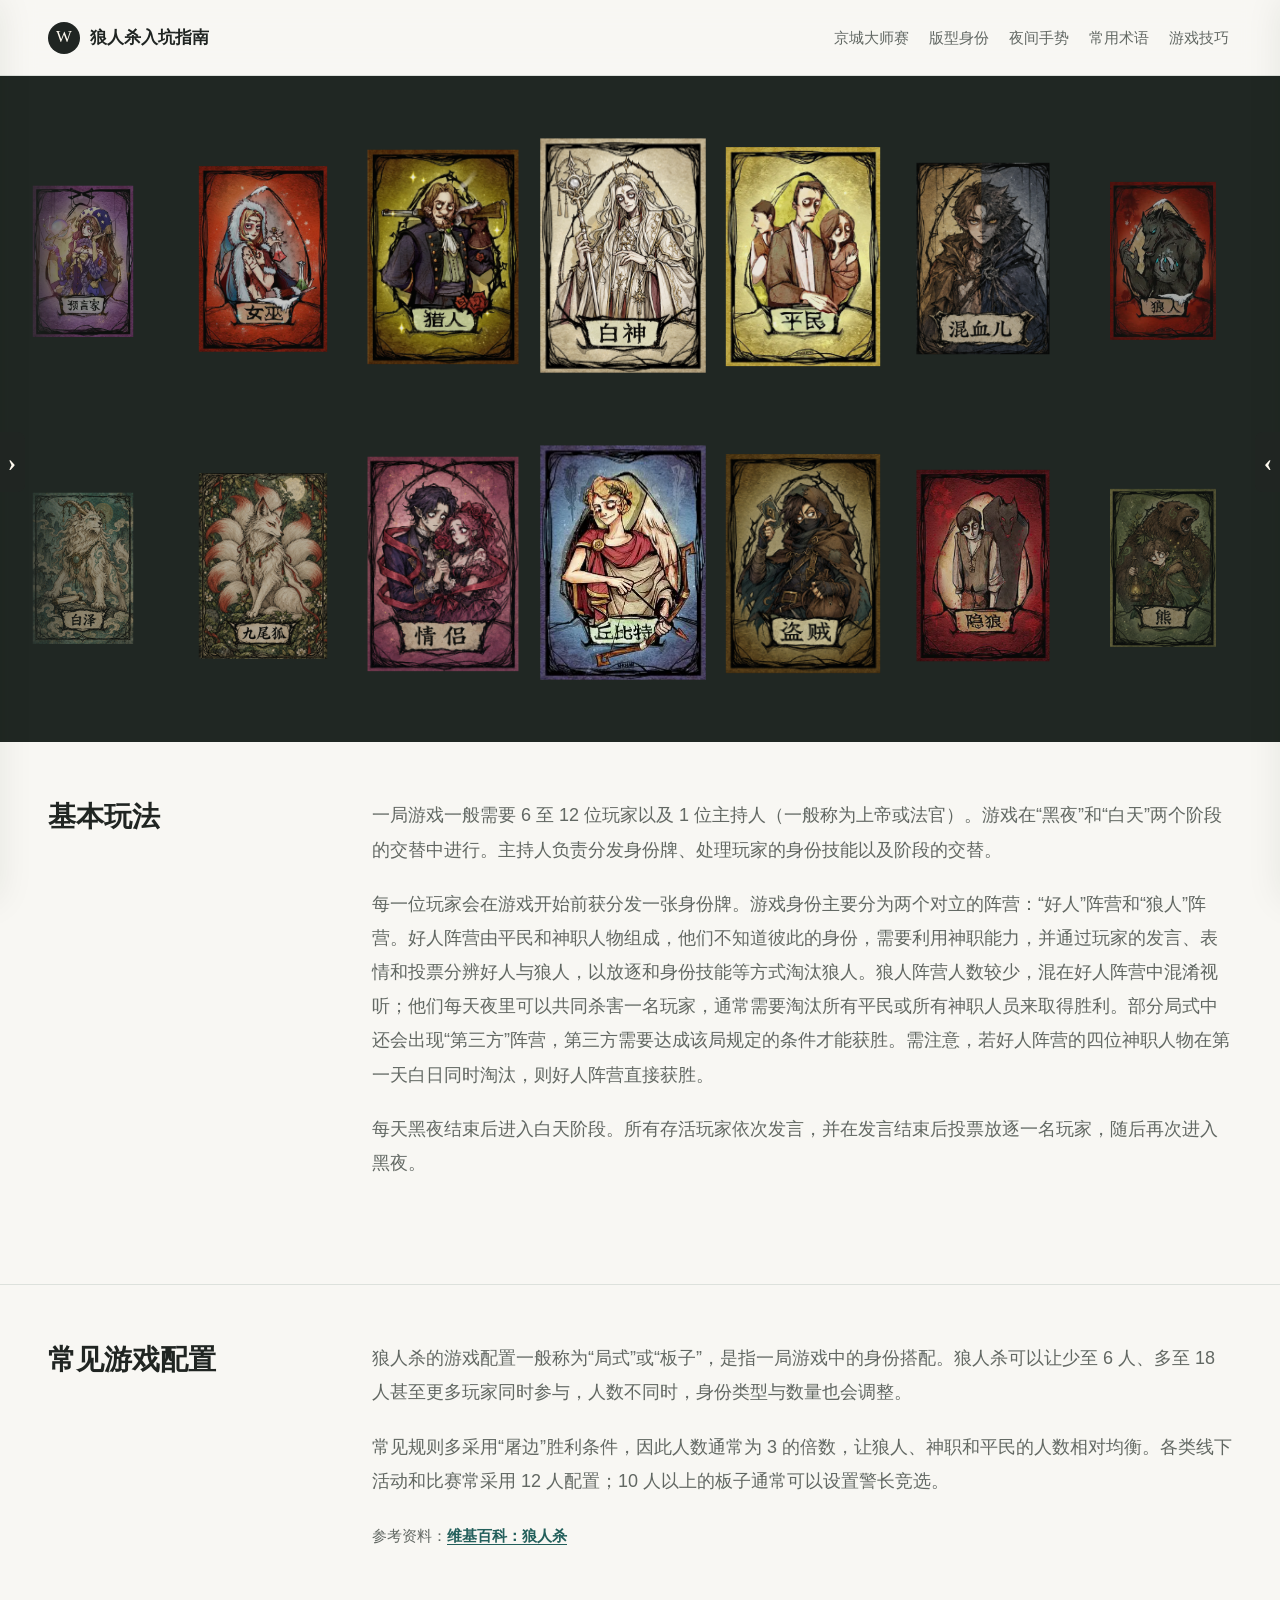
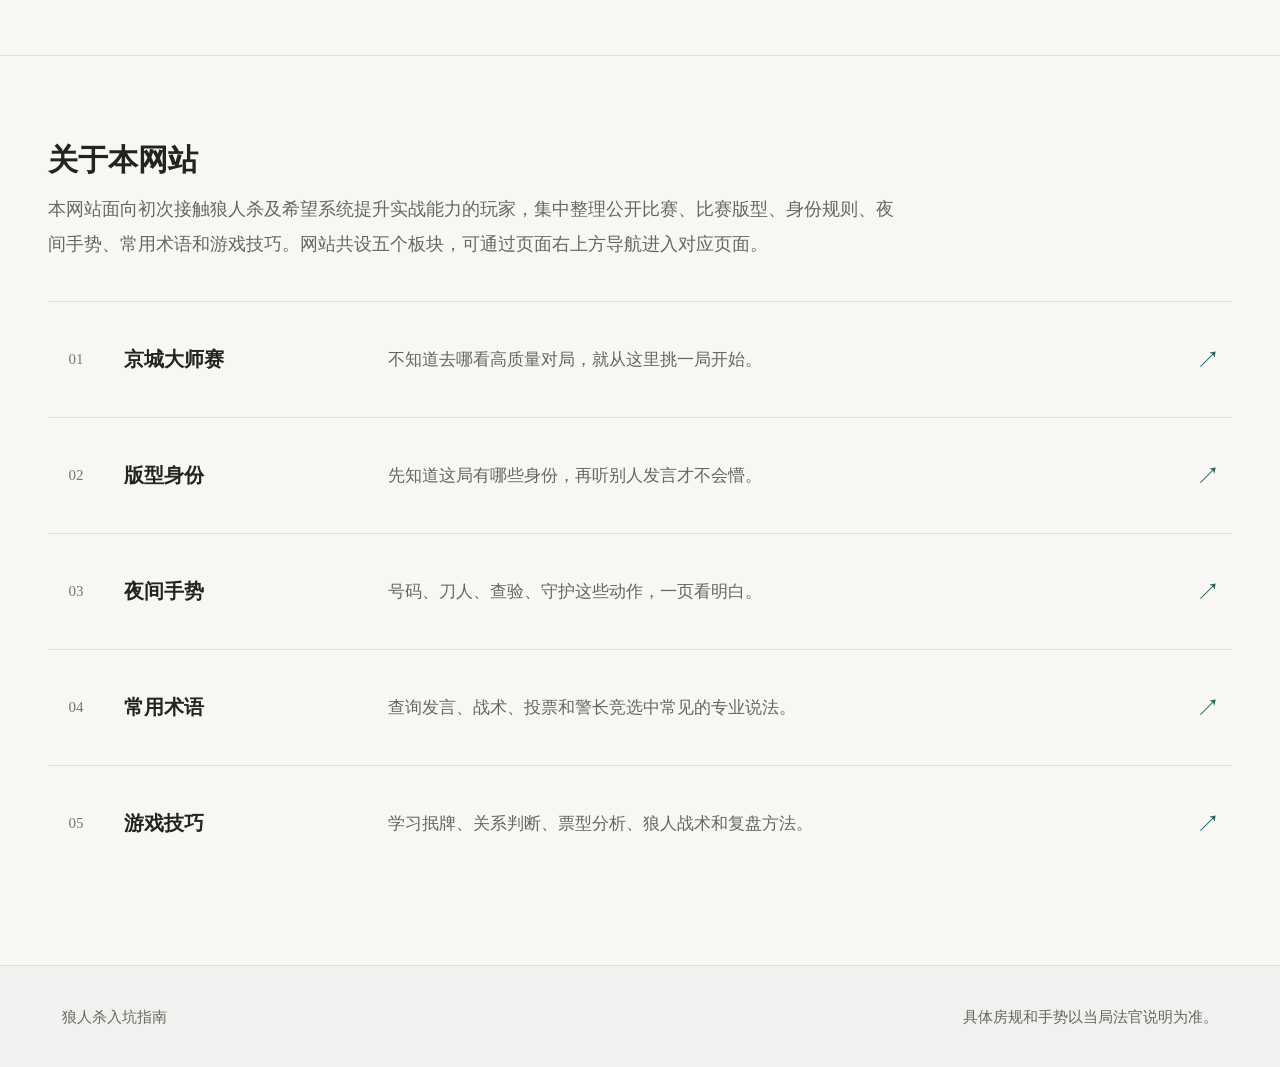
<file: index.html>
﻿<!doctype html>
<html lang="zh-CN">
  <head>
    <meta charset="utf-8" />
    <meta name="viewport" content="width=device-width, initial-scale=1" />
    <link rel="icon" href="images/favicon.svg" type="image/svg+xml" />
    <title>狼人杀入坑指南</title>
    <meta
      name="description"
      content="狼人杀入门教学网站：了解基本玩法，查询京城大师赛、版型身份、夜间手势、常用术语和游戏技巧。"
    />
  <link rel="stylesheet" href="styles.css?v=20260926-masters35" />
  </head>
  <body class="page-home">
    <a class="skip-link" href="#content">跳到正文</a>
    <header class="site-header" aria-label="主导航">
      <a class="brand" href="index.html" aria-label="狼人杀入坑指南首页">
        <span class="brand-mark" aria-hidden="true">W</span>
        <span>狼人杀入坑指南</span>
      </a>
      <button class="nav-toggle" type="button" aria-expanded="false" aria-controls="site-nav">
        <span aria-hidden="true"></span>
        <span class="visually-hidden">打开导航</span>
      </button>
      <nav class="site-nav" id="site-nav">
        <a href="pages/jcms.html">京城大师赛</a>
        <a href="pages/roles.html">版型身份</a>
        <a href="pages/signals.html">夜间手势</a>
        <a href="pages/speech.html">常用术语</a>
        <a href="pages/tips.html">游戏技巧</a>
      </nav>
    </header>

    <main id="content">
      <section class="home-cinematic" aria-label="狼人杀全部身份动态海报">
        <h1 class="visually-hidden">狼人杀全部身份</h1>
        <div class="identity-marquee-poster" id="identity-marquee-poster"></div>
      </section>

      <section class="section home-introduction" aria-labelledby="play-title">
        <div class="reading-column">
          <h2 id="play-title">基本玩法</h2>
          <p>一局游戏一般需要 6 至 12 位玩家以及 1 位主持人（一般称为上帝或法官）。游戏在“黑夜”和“白天”两个阶段的交替中进行。主持人负责分发身份牌、处理玩家的身份技能以及阶段的交替。</p>
          <p>每一位玩家会在游戏开始前获分发一张身份牌。游戏身份主要分为两个对立的阵营：“好人”阵营和“狼人”阵营。好人阵营由平民和神职人物组成，他们不知道彼此的身份，需要利用神职能力，并通过玩家的发言、表情和投票分辨好人与狼人，以放逐和身份技能等方式淘汰狼人。狼人阵营人数较少，混在好人阵营中混淆视听；他们每天夜里可以共同杀害一名玩家，通常需要淘汰所有平民或所有神职人员来取得胜利。部分局式中还会出现“第三方”阵营，第三方需要达成该局规定的条件才能获胜。需注意，若好人阵营的四位神职人物在第一天白日同时淘汰，则好人阵营直接获胜。</p>
          <p>每天黑夜结束后进入白天阶段。所有存活玩家依次发言，并在发言结束后投票放逐一名玩家，随后再次进入黑夜。</p>
        </div>
      </section>

      <section class="section home-introduction" aria-labelledby="setup-title">
        <div class="reading-column">
          <h2 id="setup-title">常见游戏配置</h2>
          <p>狼人杀的游戏配置一般称为“局式”或“板子”，是指一局游戏中的身份搭配。狼人杀可以让少至 6 人、多至 18 人甚至更多玩家同时参与，人数不同时，身份类型与数量也会调整。</p>
          <p>常见规则多采用“屠边”胜利条件，因此人数通常为 3 的倍数，让狼人、神职和平民的人数相对均衡。各类线下活动和比赛常采用 12 人配置；10 人以上的板子通常可以设置警长竞选。</p>
          <p class="reference-line">参考资料：<a href="https://zh.wikipedia.org/wiki/%E7%8B%BC%E4%BA%BA%E6%AE%BA" target="_blank" rel="noreferrer">维基百科：狼人杀</a></p>
        </div>
      </section>

      <section class="section" aria-labelledby="portal-title">
        <div class="section-head">
          <h2 id="portal-title">关于本网站</h2>
          <p>本网站面向初次接触狼人杀及希望系统提升实战能力的玩家，集中整理公开比赛、比赛版型、身份规则、夜间手势、常用术语和游戏技巧。网站共设五个板块，可通过页面右上方导航进入对应页面。</p>
        </div>
        <div class="portal-grid">
          <a class="portal-card accent-teal" href="pages/jcms.html">
            <span>01</span>
            <div>
              <h3>京城大师赛</h3>
              <p>不知道去哪看高质量对局，就从这里挑一局开始。</p>
            </div>
          </a>
          <a class="portal-card accent-gold" href="pages/roles.html">
            <span>02</span>
            <div>
              <h3>版型身份</h3>
              <p>先知道这局有哪些身份，再听别人发言才不会懵。</p>
            </div>
          </a>
          <a class="portal-card accent-wine" href="pages/signals.html">
            <span>03</span>
            <div>
              <h3>夜间手势</h3>
              <p>号码、刀人、查验、守护这些动作，一页看明白。</p>
            </div>
          </a>
          <a class="portal-card accent-gold" href="pages/speech.html">
            <span>04</span>
            <div>
              <h3>常用术语</h3>
              <p>查询发言、战术、投票和警长竞选中常见的专业说法。</p>
            </div>
          </a>
          <a class="portal-card accent-teal" href="pages/tips.html">
            <span>05</span>
            <div>
              <h3>游戏技巧</h3>
              <p>学习抿牌、关系判断、票型分析、狼人战术和复盘方法。</p>
            </div>
          </a>
        </div>
      </section>

    </main>

    <footer class="site-footer">
      <p>狼人杀入坑指南</p>
      <p>具体房规和手势以当局法官说明为准。</p>
    </footer>
  <script src="script.js?v=20260926-masters35"></script>
  </body>
</html>
</file>
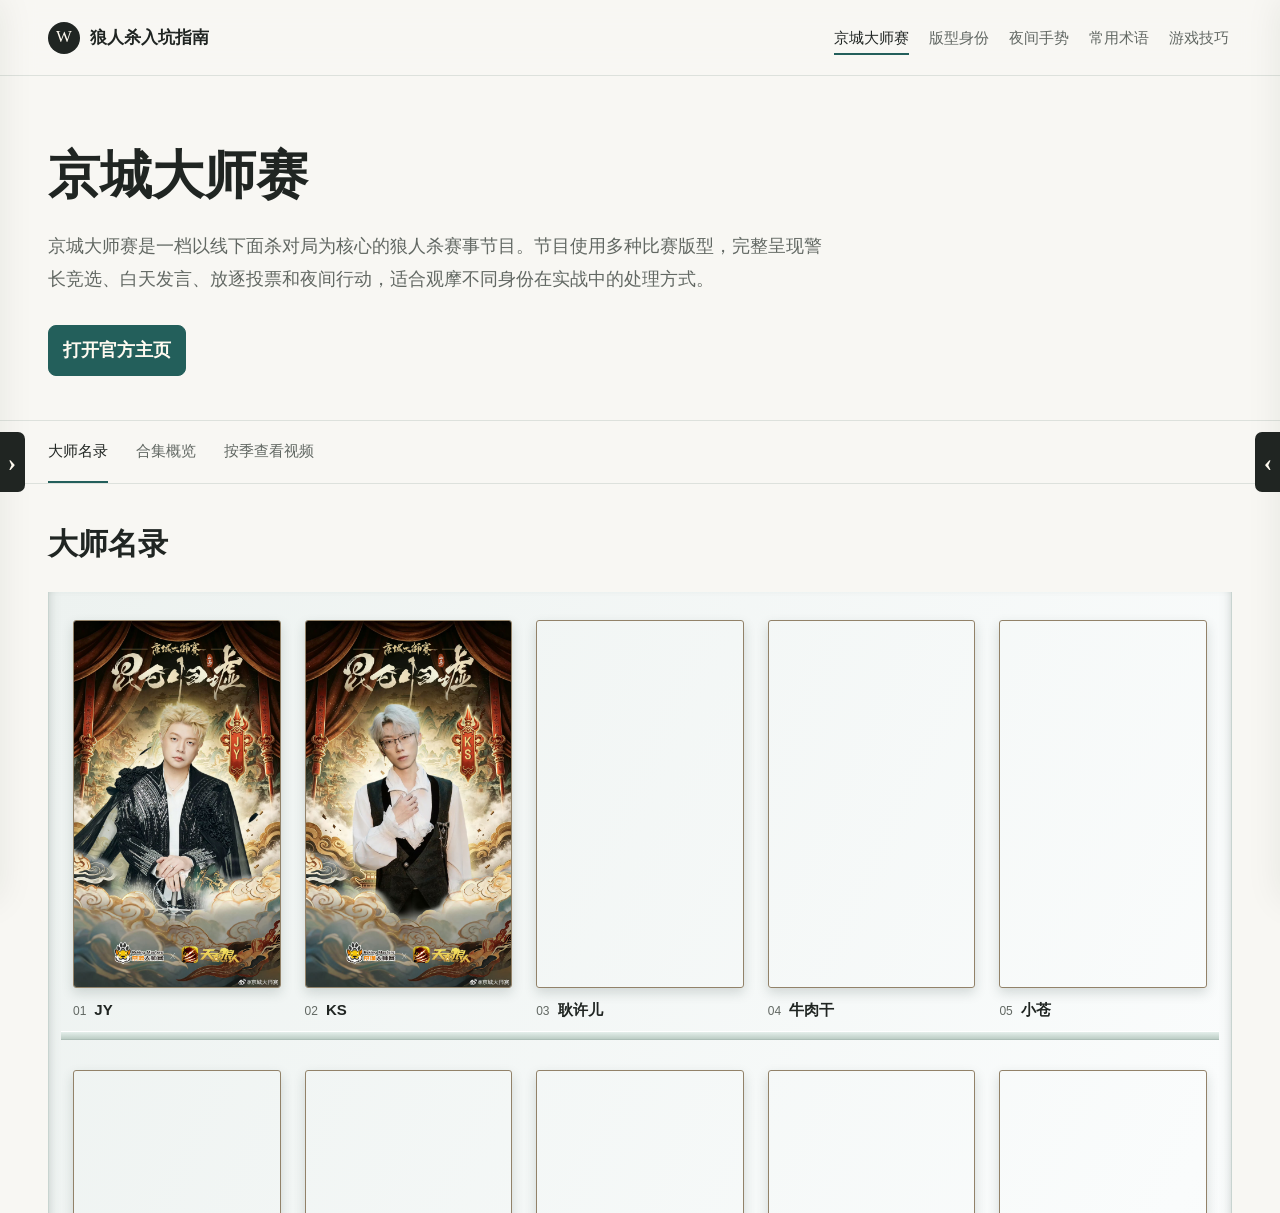
<file: pages/classics.html>
﻿<!doctype html>
<html lang="zh-CN">
  <head>
    <meta charset="utf-8" />
    <meta name="viewport" content="width=device-width, initial-scale=1" />
    <meta http-equiv="refresh" content="0; url=jcms.html" />
    <title>京城大师赛 | 狼人杀入坑指南</title>
  <link rel="stylesheet" href="../styles.css?v=20260926-masters35" />
  </head>
  <body>
    <main class="page-hero">
      <h1>京城大师赛</h1>
      <p>正在前往京城大师赛页面。</p>
      <p><a class="text-link-button primary" href="jcms.html">立即打开</a></p>
    </main>
  <script src="../script.js?v=20260926-masters35"></script>
  </body>
</html>
</file>
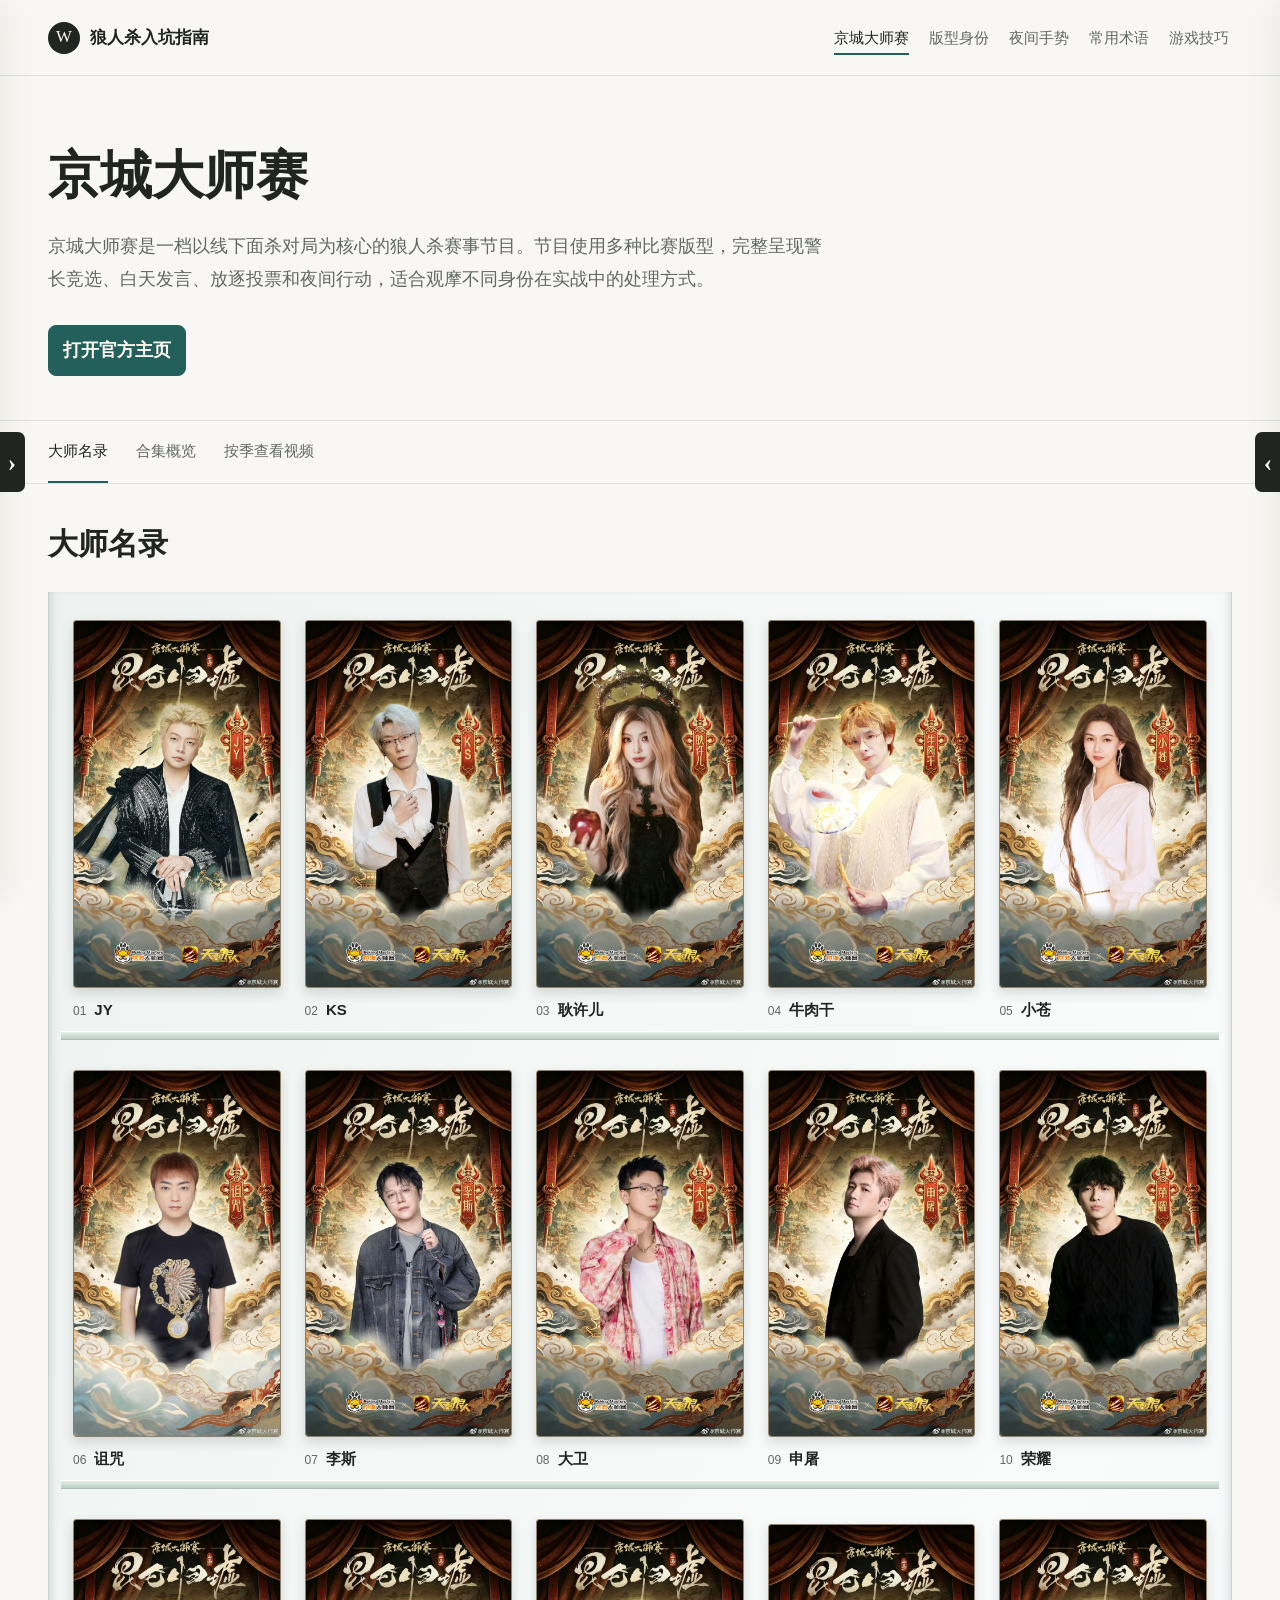
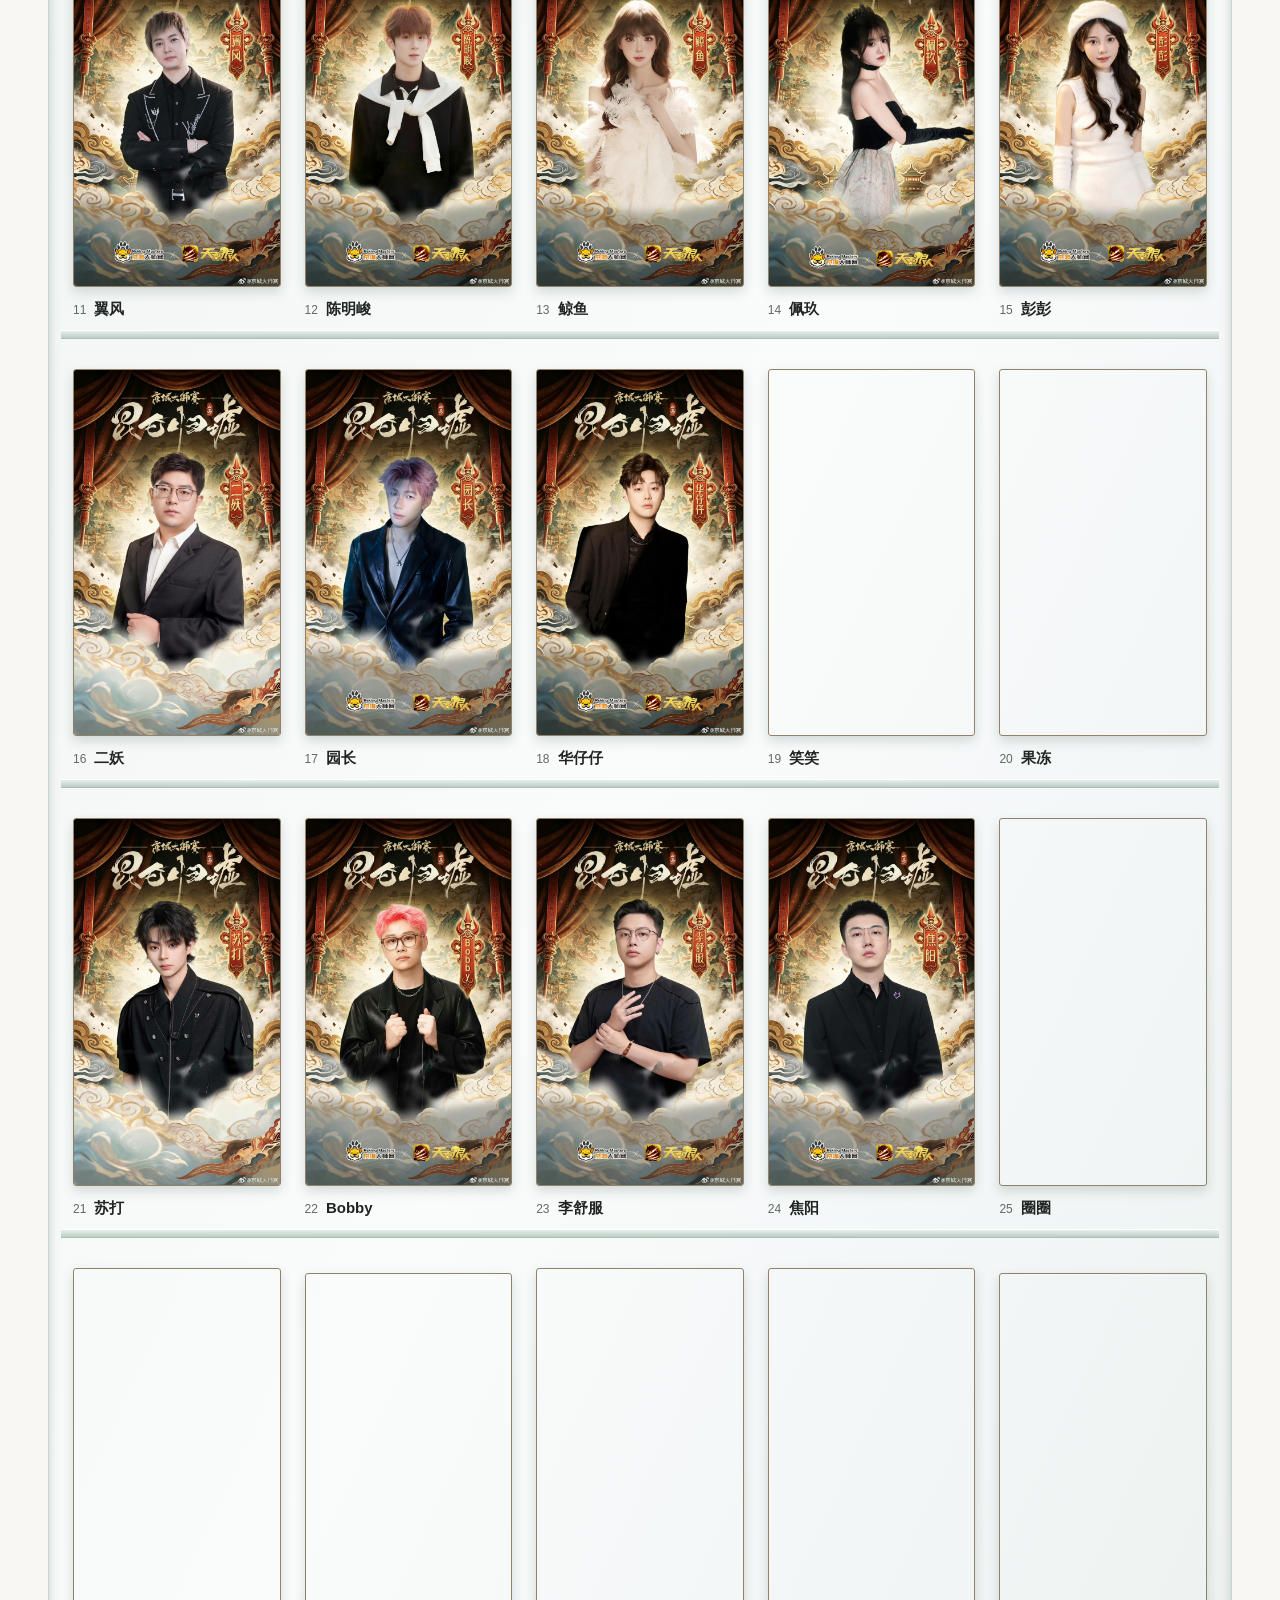
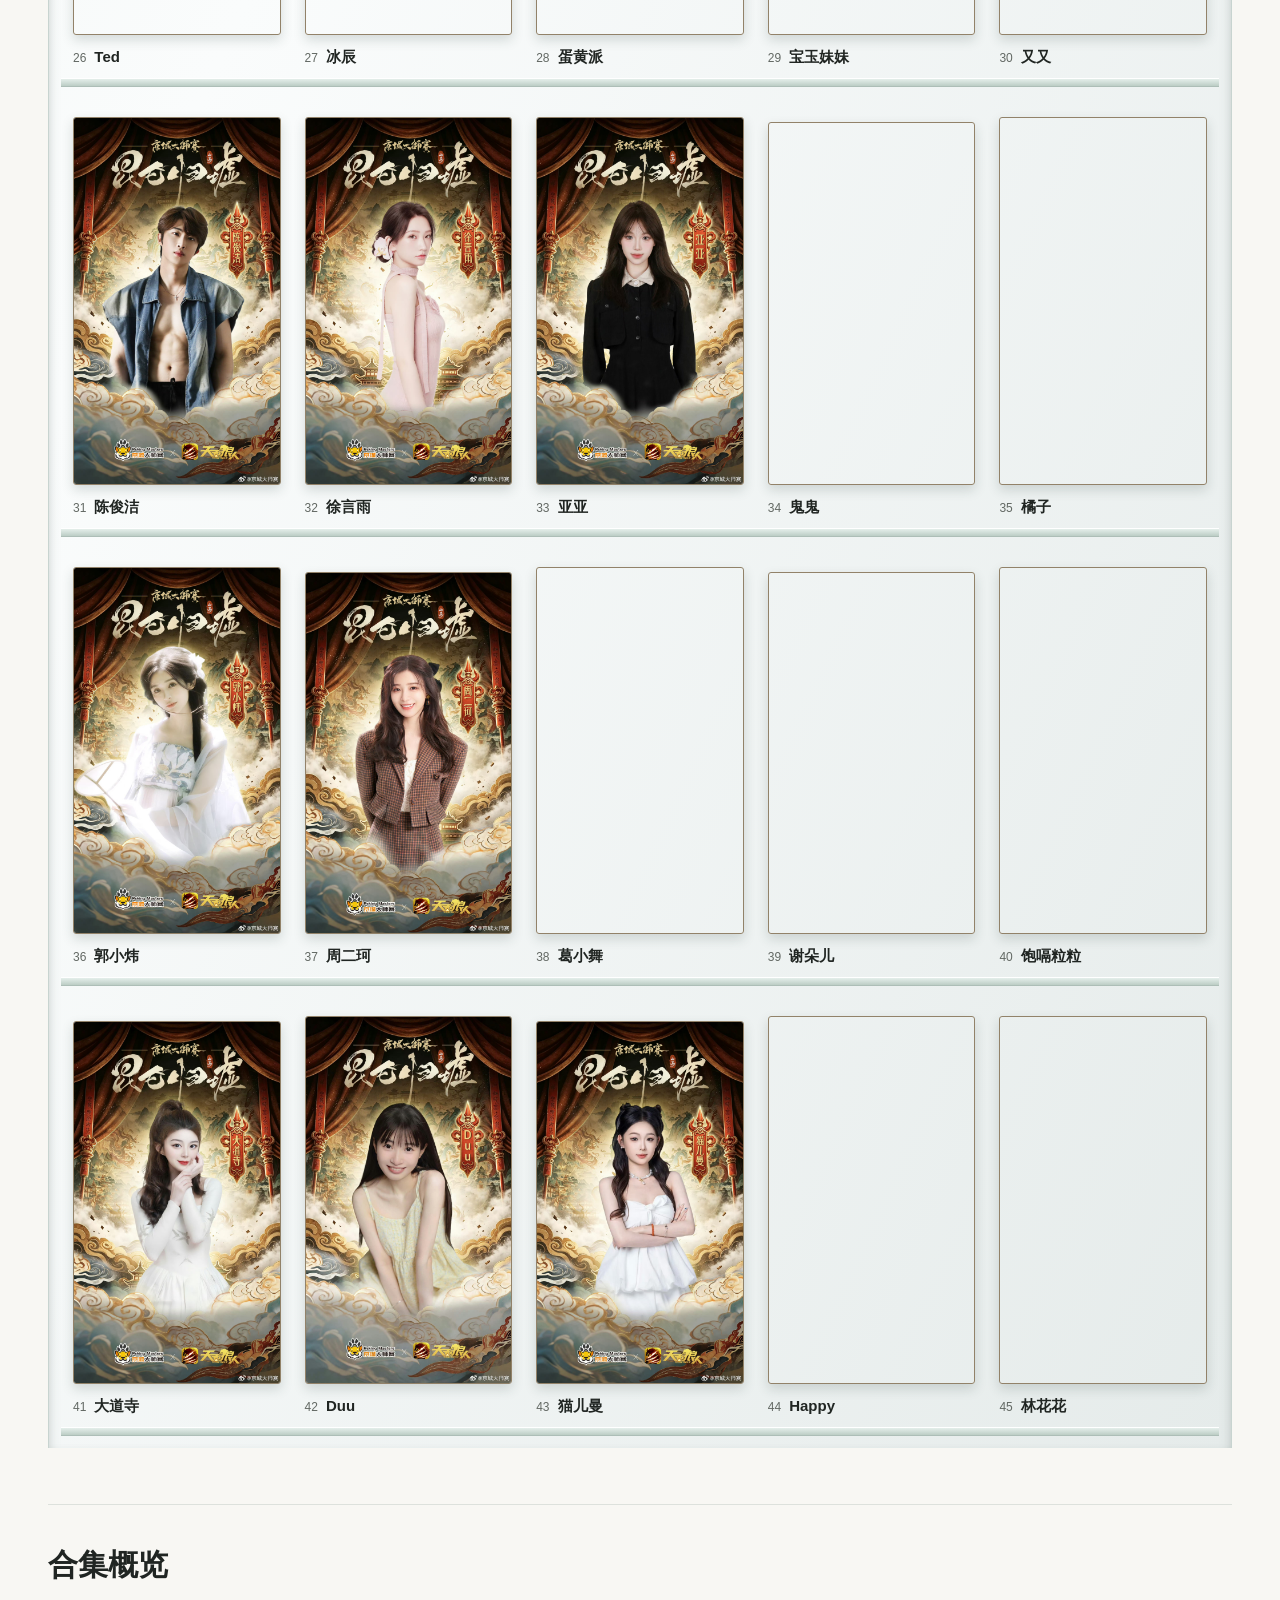
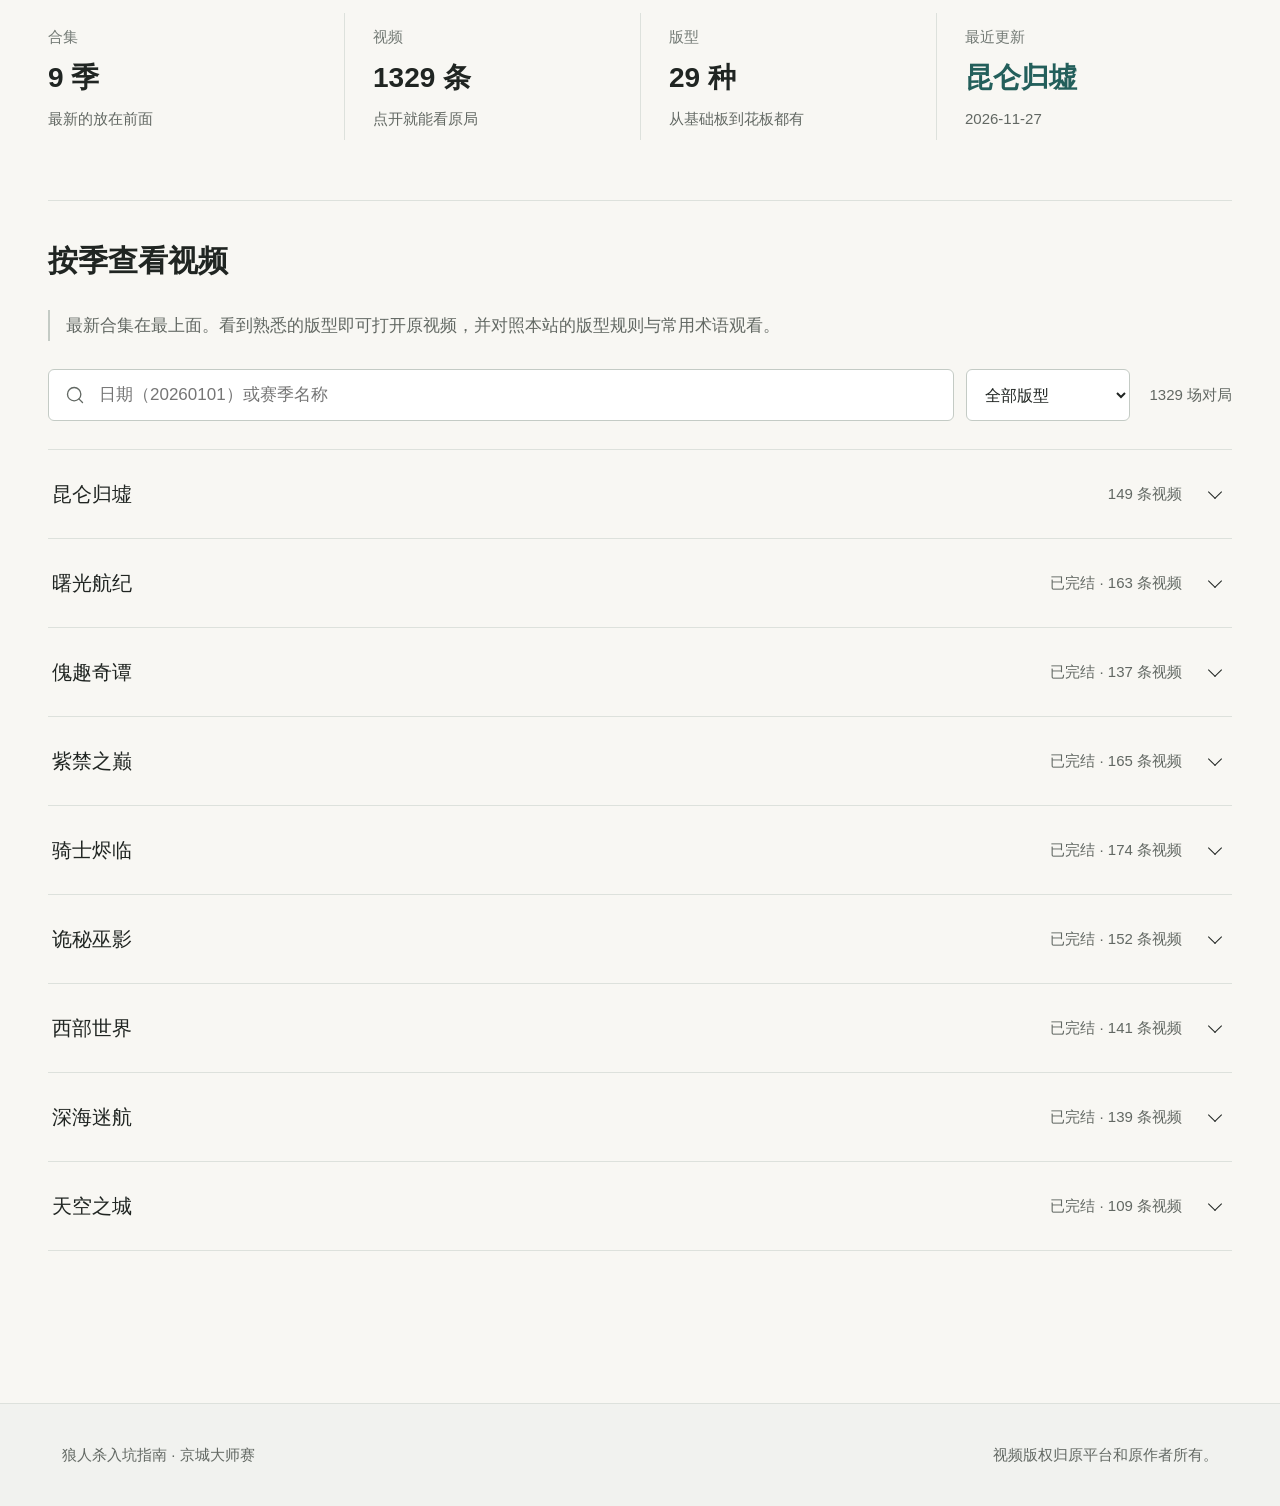
<file: pages/jcms.html>
﻿<!doctype html>
<html lang="zh-CN">
  <head>
    <meta charset="utf-8" />
    <meta name="viewport" content="width=device-width, initial-scale=1" />
    <link rel="icon" href="../images/favicon.svg" type="image/svg+xml" />
    <title>京城大师赛 | 狼人杀入坑指南</title>
  <link rel="stylesheet" href="../styles.css?v=20260926-masters35" />
  </head>
  <body class="page-jcms">
    <a class="skip-link" href="#content">跳到正文</a>
    <header class="site-header" aria-label="主导航">
      <a class="brand" href="../index.html"><span class="brand-mark" aria-hidden="true">W</span><span>狼人杀入坑指南</span></a>
      <button class="nav-toggle" type="button" aria-expanded="false" aria-controls="site-nav"><span aria-hidden="true"></span><span class="visually-hidden">打开导航</span></button>
      <nav class="site-nav" id="site-nav">
        <a class="is-active" href="jcms.html">京城大师赛</a>
        <a href="roles.html">版型身份</a>
        <a href="signals.html">夜间手势</a>
        <a href="speech.html">常用术语</a>
        <a href="tips.html">游戏技巧</a>
      </nav>
    </header>

    <main id="content">
      <section class="page-hero">
        <h1>京城大师赛</h1>
        <p>
          京城大师赛是一档以线下面杀对局为核心的狼人杀赛事节目。节目使用多种比赛版型，完整呈现警长竞选、白天发言、放逐投票和夜间行动，适合观摩不同身份在实战中的处理方式。
        </p>
        <div class="button-row">
          <a class="text-link-button primary" href="https://space.bilibili.com/19106800/upload/video" target="_blank" rel="noreferrer">打开官方主页</a>
        </div>
      </section>

      <div class="page-shell">
        <section class="page-section masters-section" aria-labelledby="masters-title">
          <h2 id="masters-title">大师名录</h2>
          <ol class="masters-gallery" id="masters-gallery"></ol>
        </section>

        <section class="page-section" aria-labelledby="stats-title">
          <h2 id="stats-title">合集概览</h2>
          <div class="stat-grid" id="jcms-stats"></div>
        </section>

        <section class="page-section" aria-labelledby="season-title">
          <h2 id="season-title">按季查看视频</h2>
          <p class="callout">
            最新合集在最上面。看到熟悉的版型即可打开原视频，并对照本站的版型规则与常用术语观看。
          </p>
          <div id="jcms-seasons"></div>
        </section>
      </div>
    </main>

    <footer class="site-footer">
      <p>狼人杀入坑指南 · 京城大师赛</p>
      <p>视频版权归原平台和原作者所有。</p>
    </footer>
    <script src="../data/jcms-seasons.js?v=20260926-masters35"></script>
  <script src="../script.js?v=20260926-masters35"></script>
  </body>
</html>
</file>
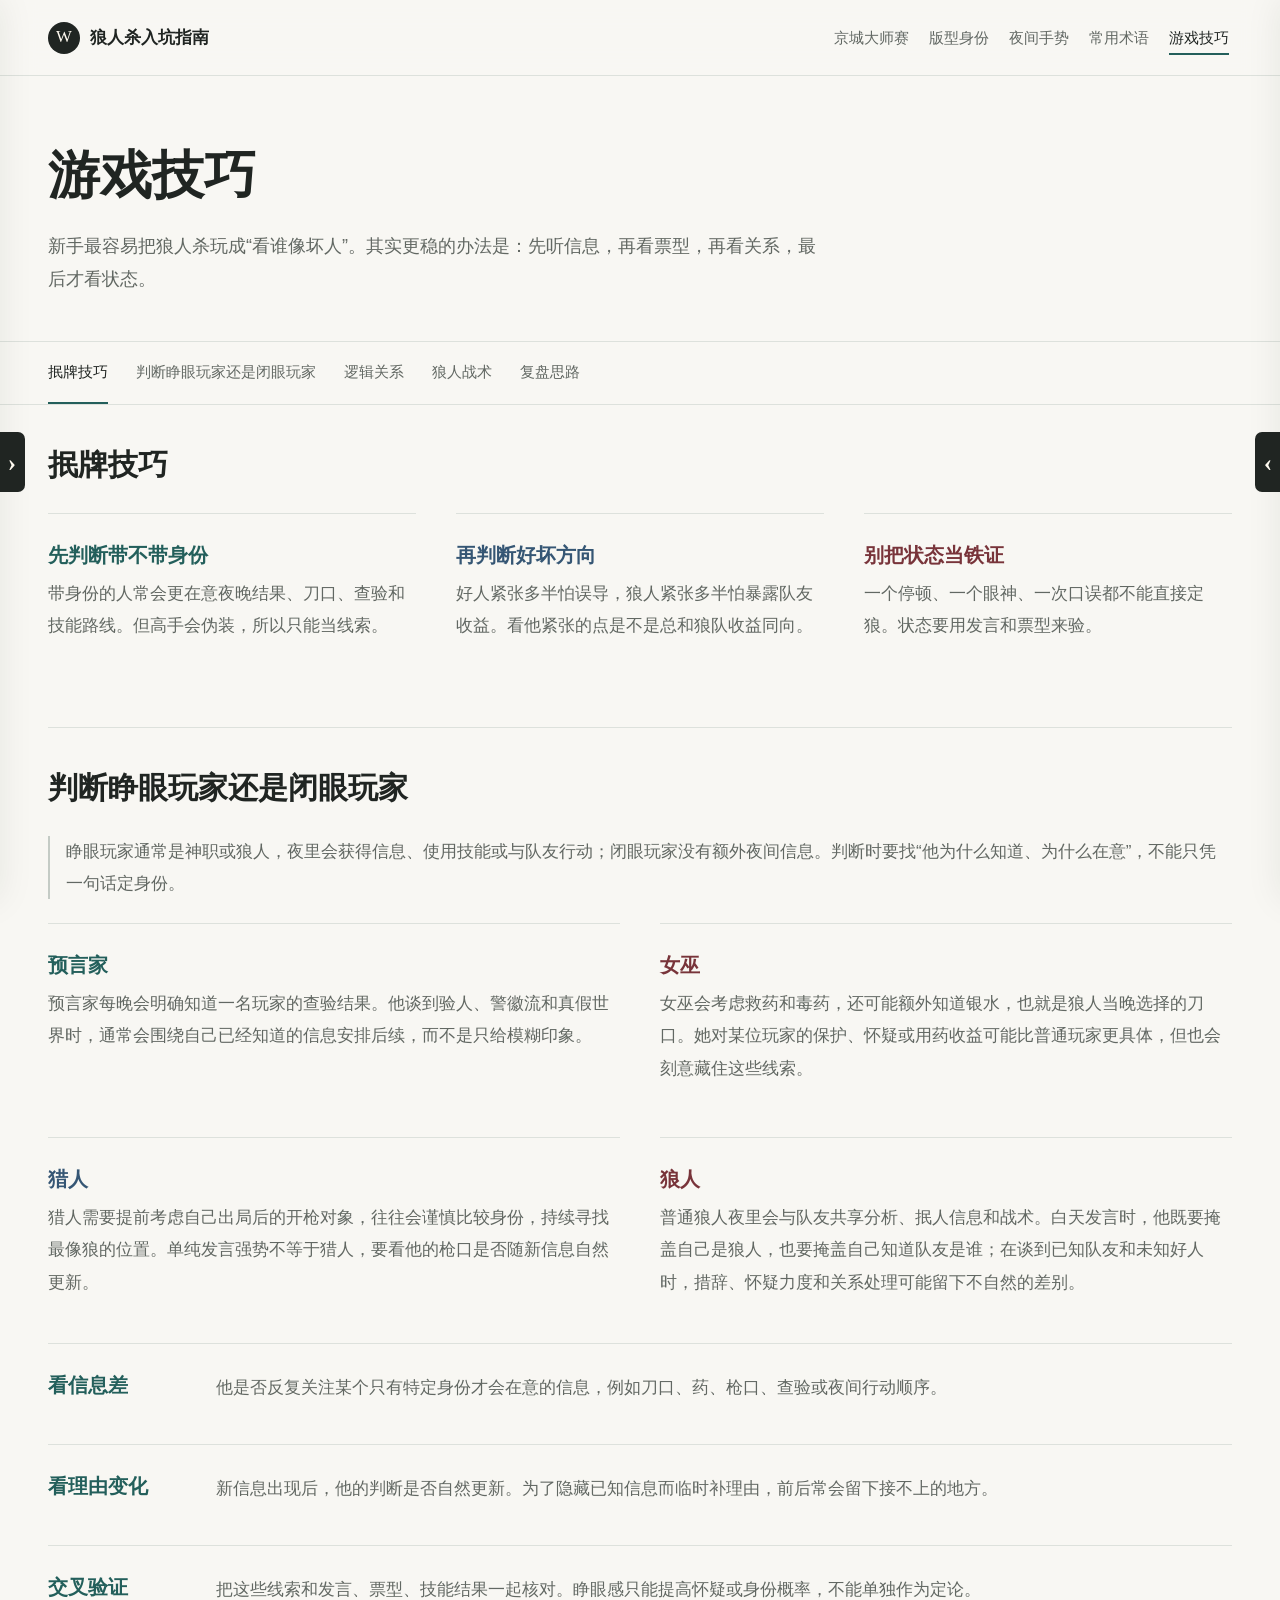
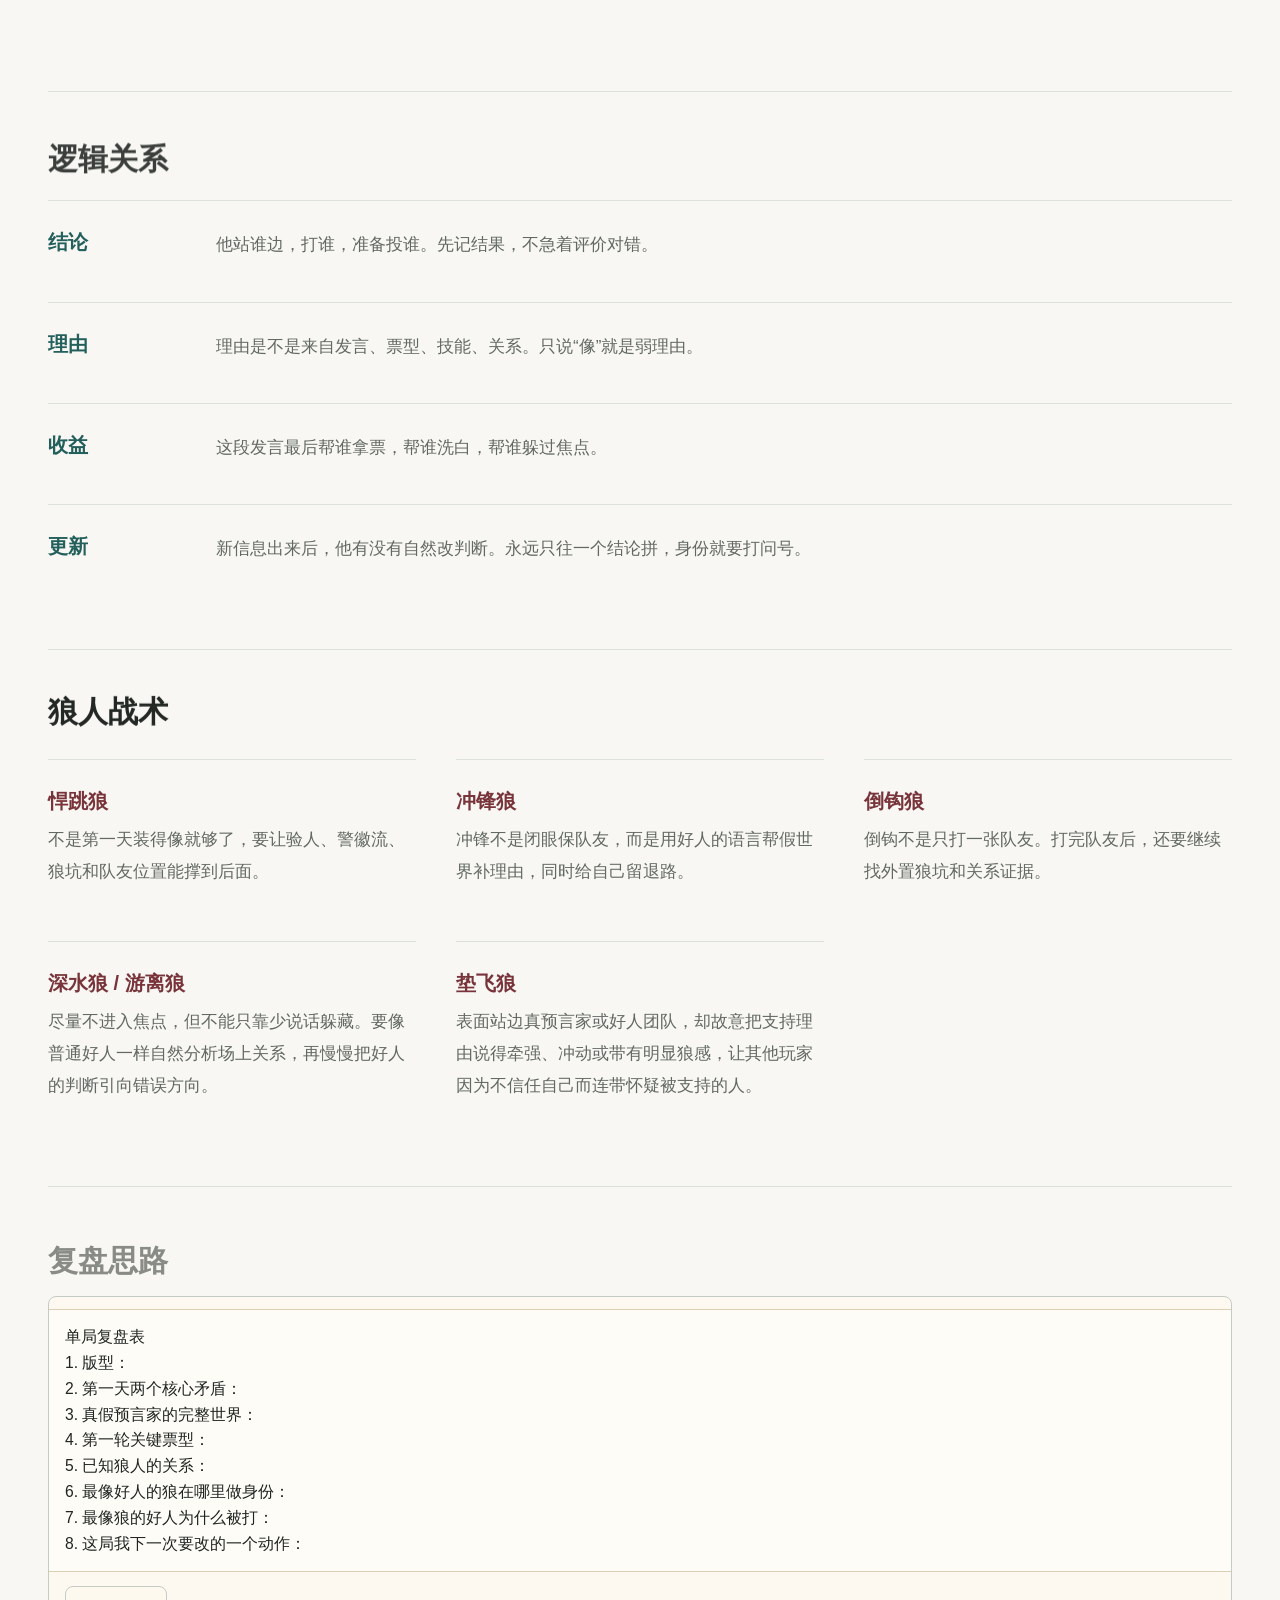
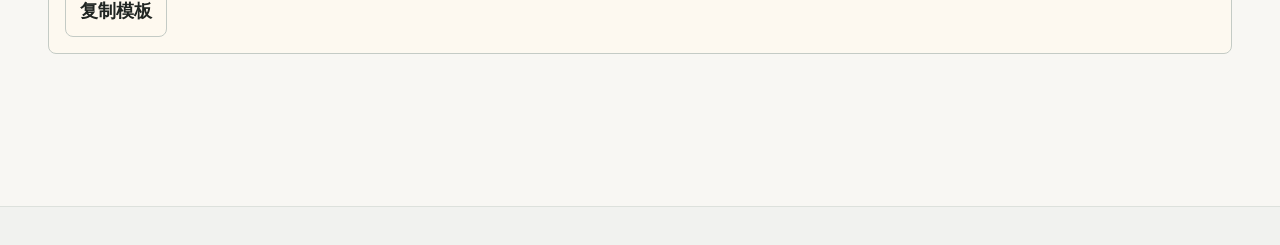
<file: pages/logic.html>
﻿<!doctype html>
<html lang="zh-CN">
  <head>
    <meta charset="utf-8" />
    <meta name="viewport" content="width=device-width, initial-scale=1" />
    <meta http-equiv="refresh" content="0; url=tips.html" />
    <title>游戏技巧 | 狼人杀入坑指南</title>
  <link rel="stylesheet" href="../styles.css?v=20260926-masters35" />
  </head>
  <body>
    <main class="page-hero">
      <h1>游戏技巧</h1>
      <p>正在前往游戏技巧页面。</p>
      <p><a class="text-link-button primary" href="tips.html">立即打开</a></p>
    </main>
  <script src="../script.js?v=20260926-masters35"></script>
  </body>
</html>
</file>
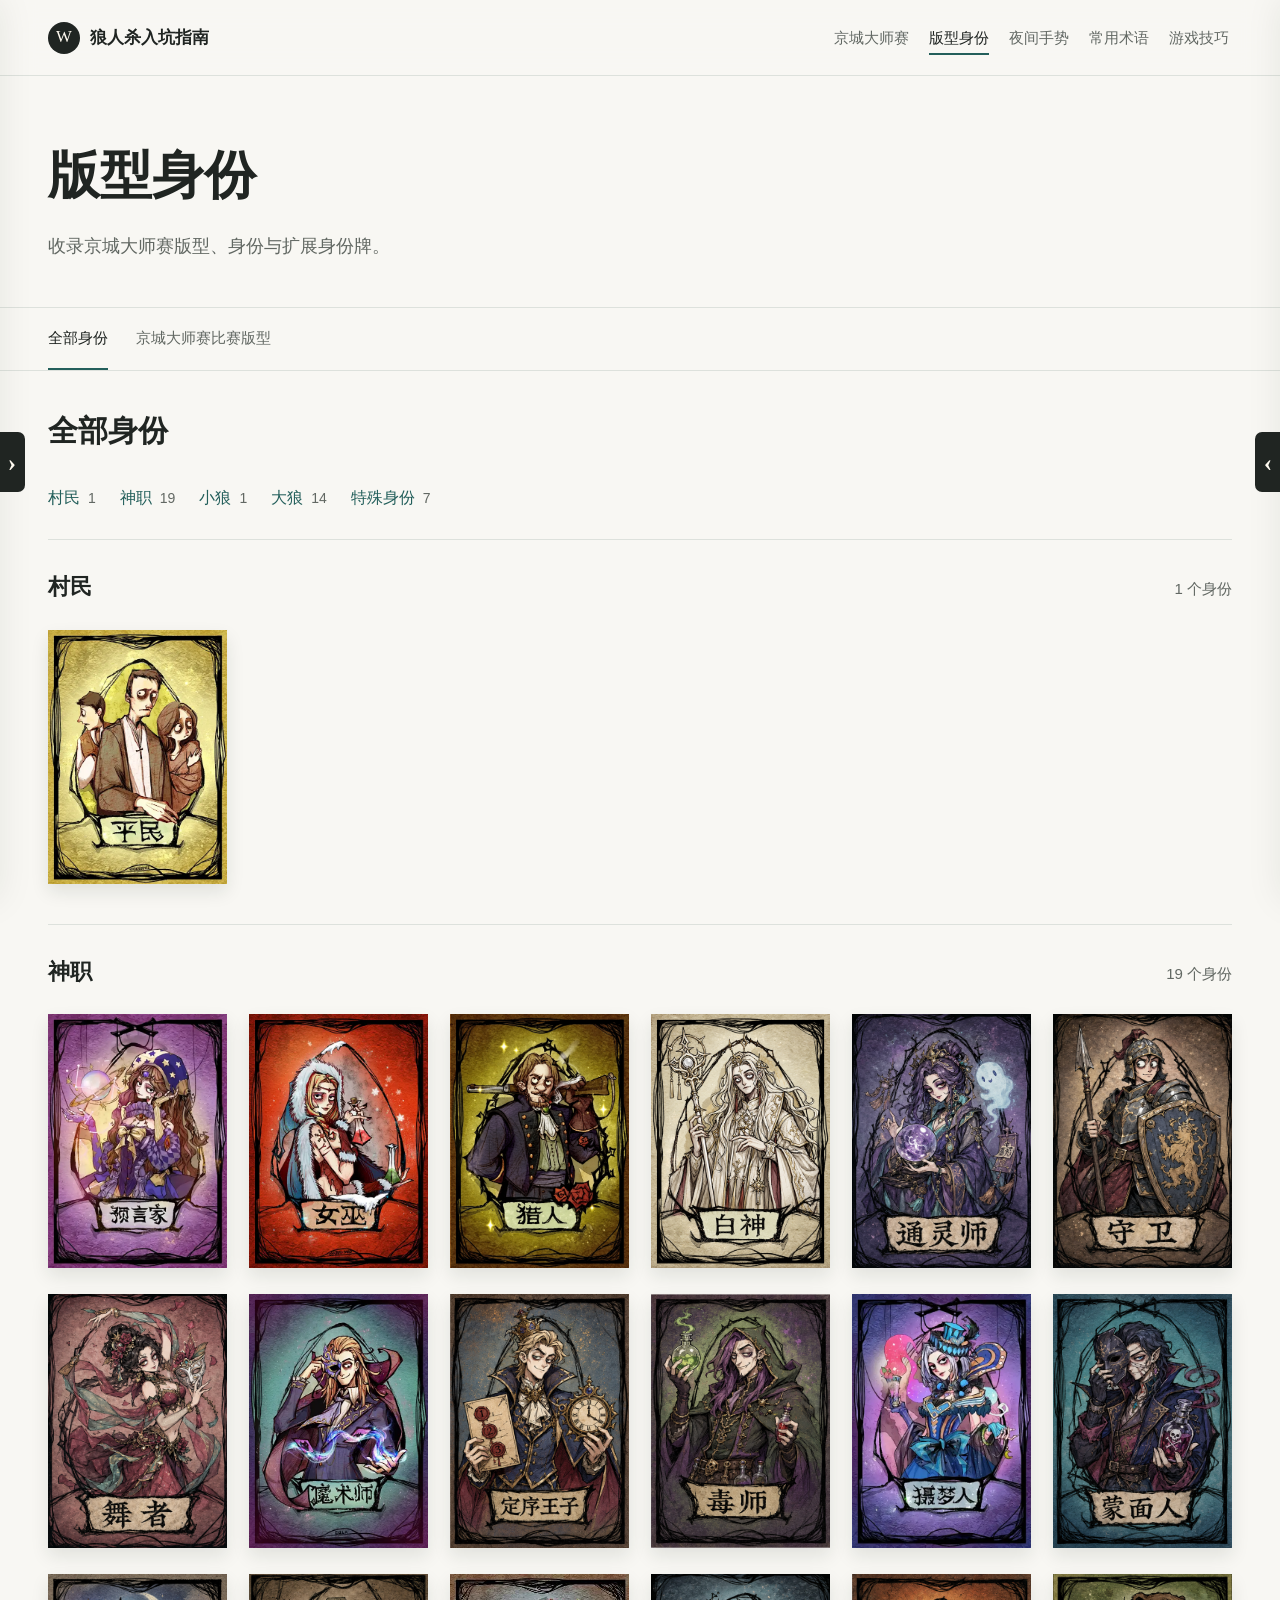
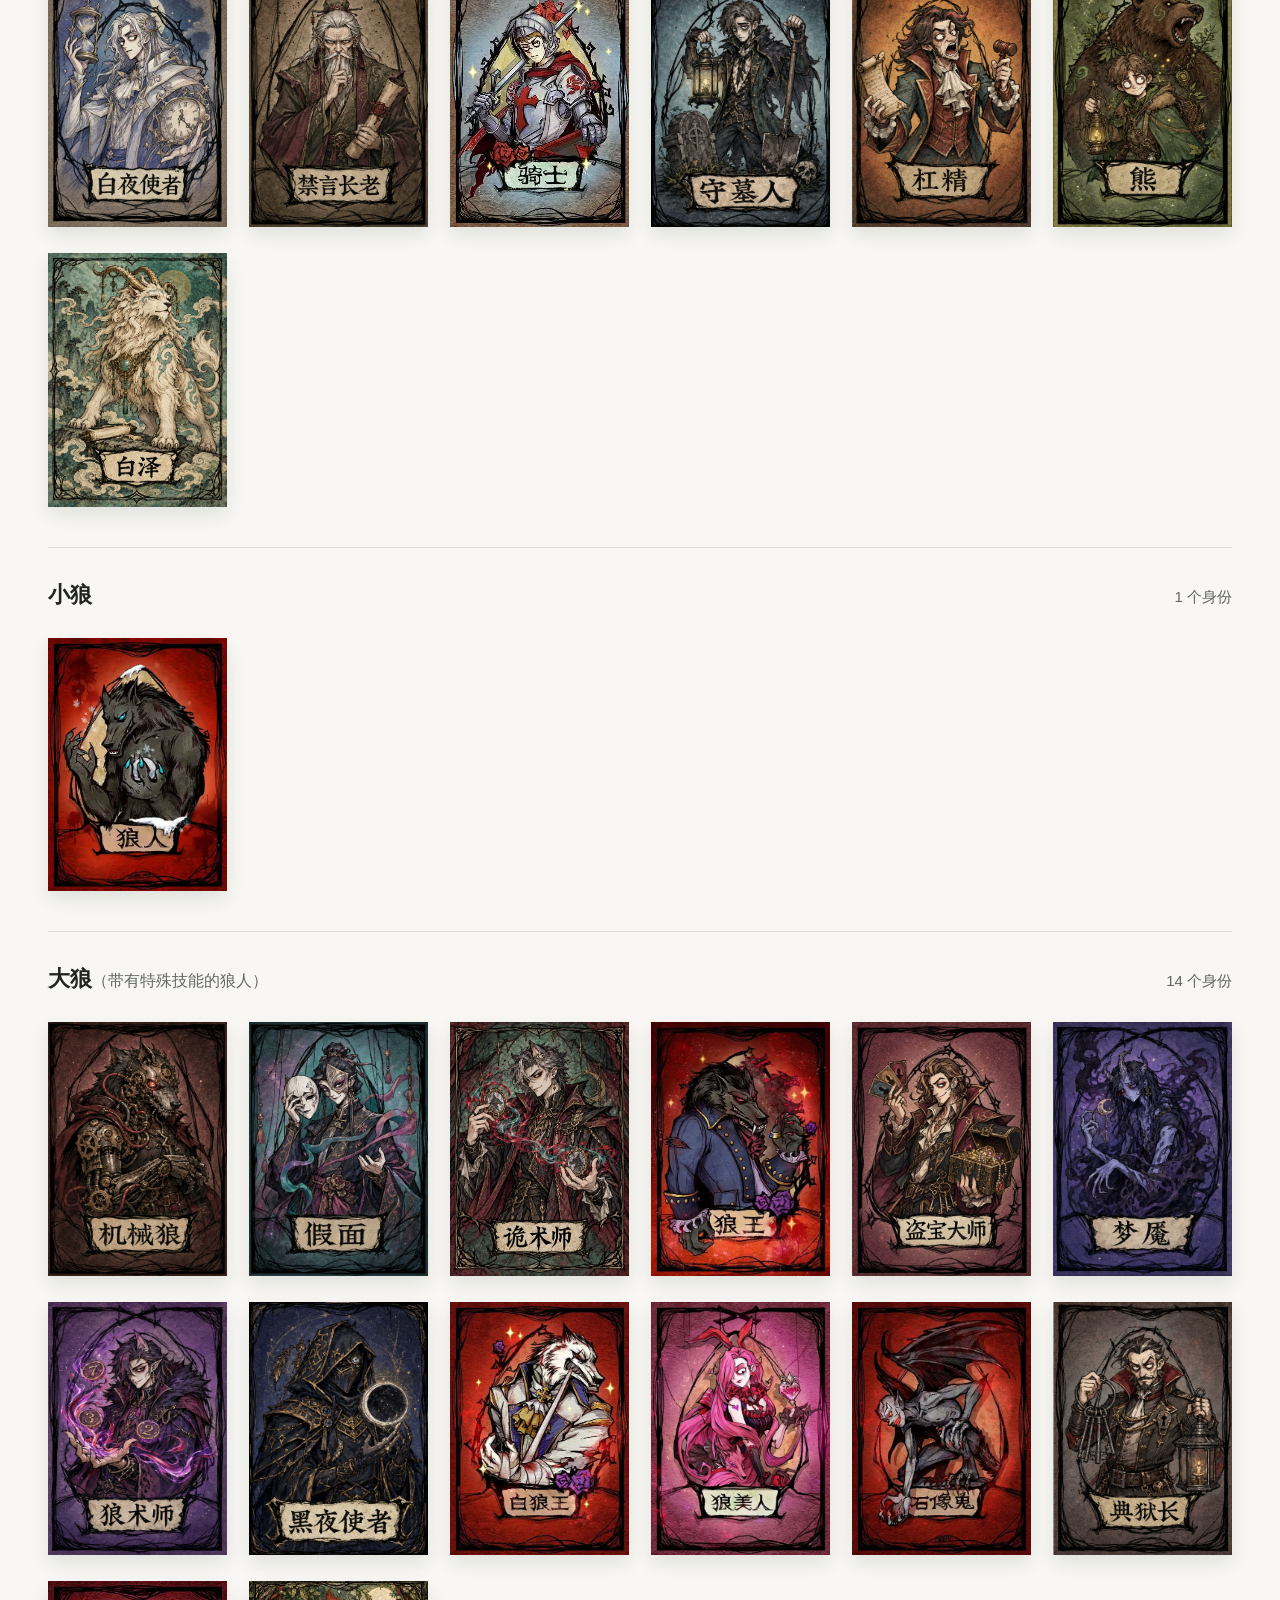
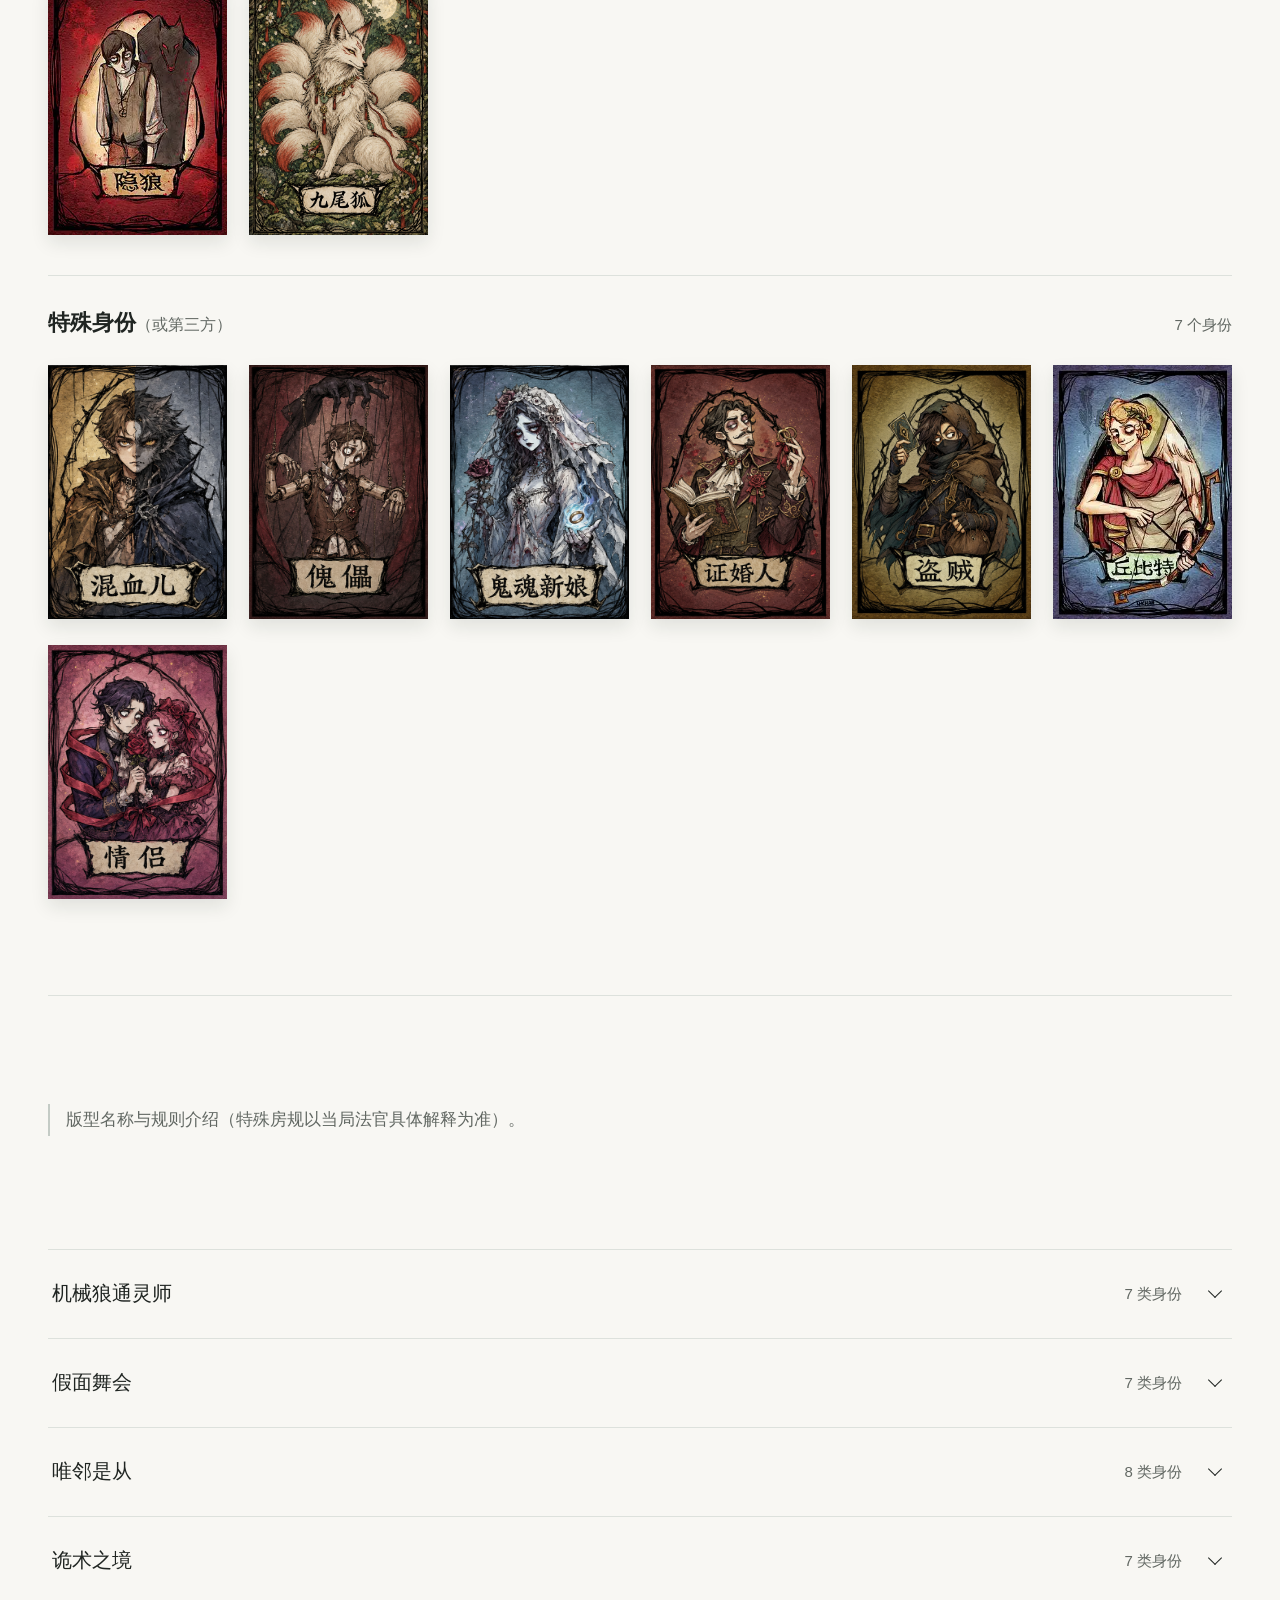
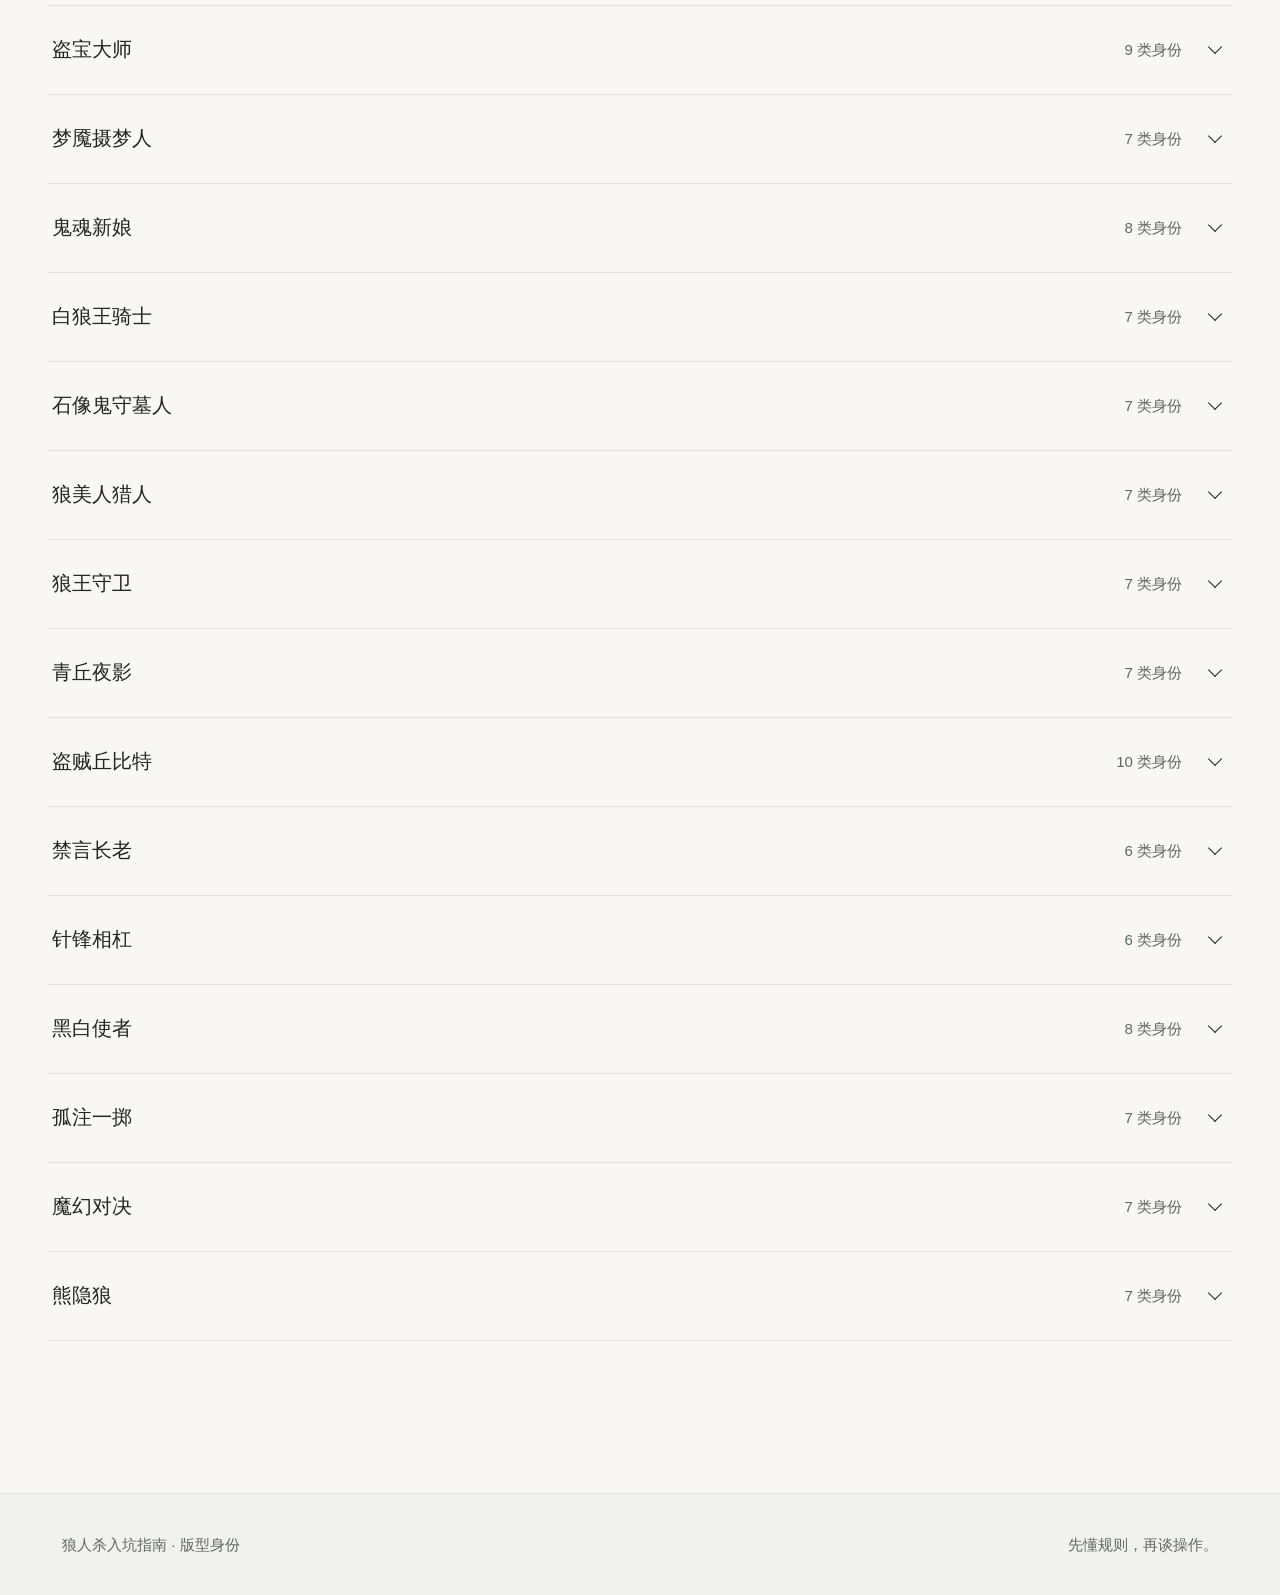
<file: pages/roles.html>
﻿<!doctype html>
<html lang="zh-CN">
  <head>
    <meta charset="utf-8" />
    <meta name="viewport" content="width=device-width, initial-scale=1" />
    <link rel="icon" href="../images/favicon.svg" type="image/svg+xml" />
    <title>版型身份 | 狼人杀入坑指南</title>
  <link rel="stylesheet" href="../styles.css?v=20260926-masters35" />
  </head>
  <body class="page-roles">
    <a class="skip-link" href="#content">跳到正文</a>
    <header class="site-header" aria-label="主导航">
      <a class="brand" href="../index.html"><span class="brand-mark" aria-hidden="true">W</span><span>狼人杀入坑指南</span></a>
      <button class="nav-toggle" type="button" aria-expanded="false" aria-controls="site-nav"><span aria-hidden="true"></span><span class="visually-hidden">打开导航</span></button>
      <nav class="site-nav" id="site-nav">
        <a href="jcms.html">京城大师赛</a>
        <a class="is-active" href="roles.html">版型身份</a>
        <a href="signals.html">夜间手势</a>
        <a href="speech.html">常用术语</a>
        <a href="tips.html">游戏技巧</a>
      </nav>
    </header>

    <main id="content">
      <section class="page-hero">
        <h1>版型身份</h1>
        <p>收录京城大师赛版型、身份与扩展身份牌。</p>
      </section>

      <div class="page-shell">
        <section class="page-section" aria-labelledby="identity-gallery-title">
          <h2 id="identity-gallery-title">全部身份</h2>
          <div class="identity-groups" id="identity-gallery" aria-label="全部身份牌"></div>
        </section>

        <section class="page-section" aria-labelledby="guide-title">
          <h2 id="guide-title">京城大师赛比赛版型</h2>
          <p class="callout">
            版型名称与规则介绍（特殊房规以当局法官具体解释为准）。
          </p>
          <div id="setup-guide-list"></div>
        </section>
      </div>
    </main>

    <footer class="site-footer">
      <p>狼人杀入坑指南 · 版型身份</p>
      <p>先懂规则，再谈操作。</p>
    </footer>
    <script src="../data/jcms-seasons.js?v=20260926-masters35"></script>
  <script src="../script.js?v=20260926-masters35"></script>
  </body>
</html>
</file>
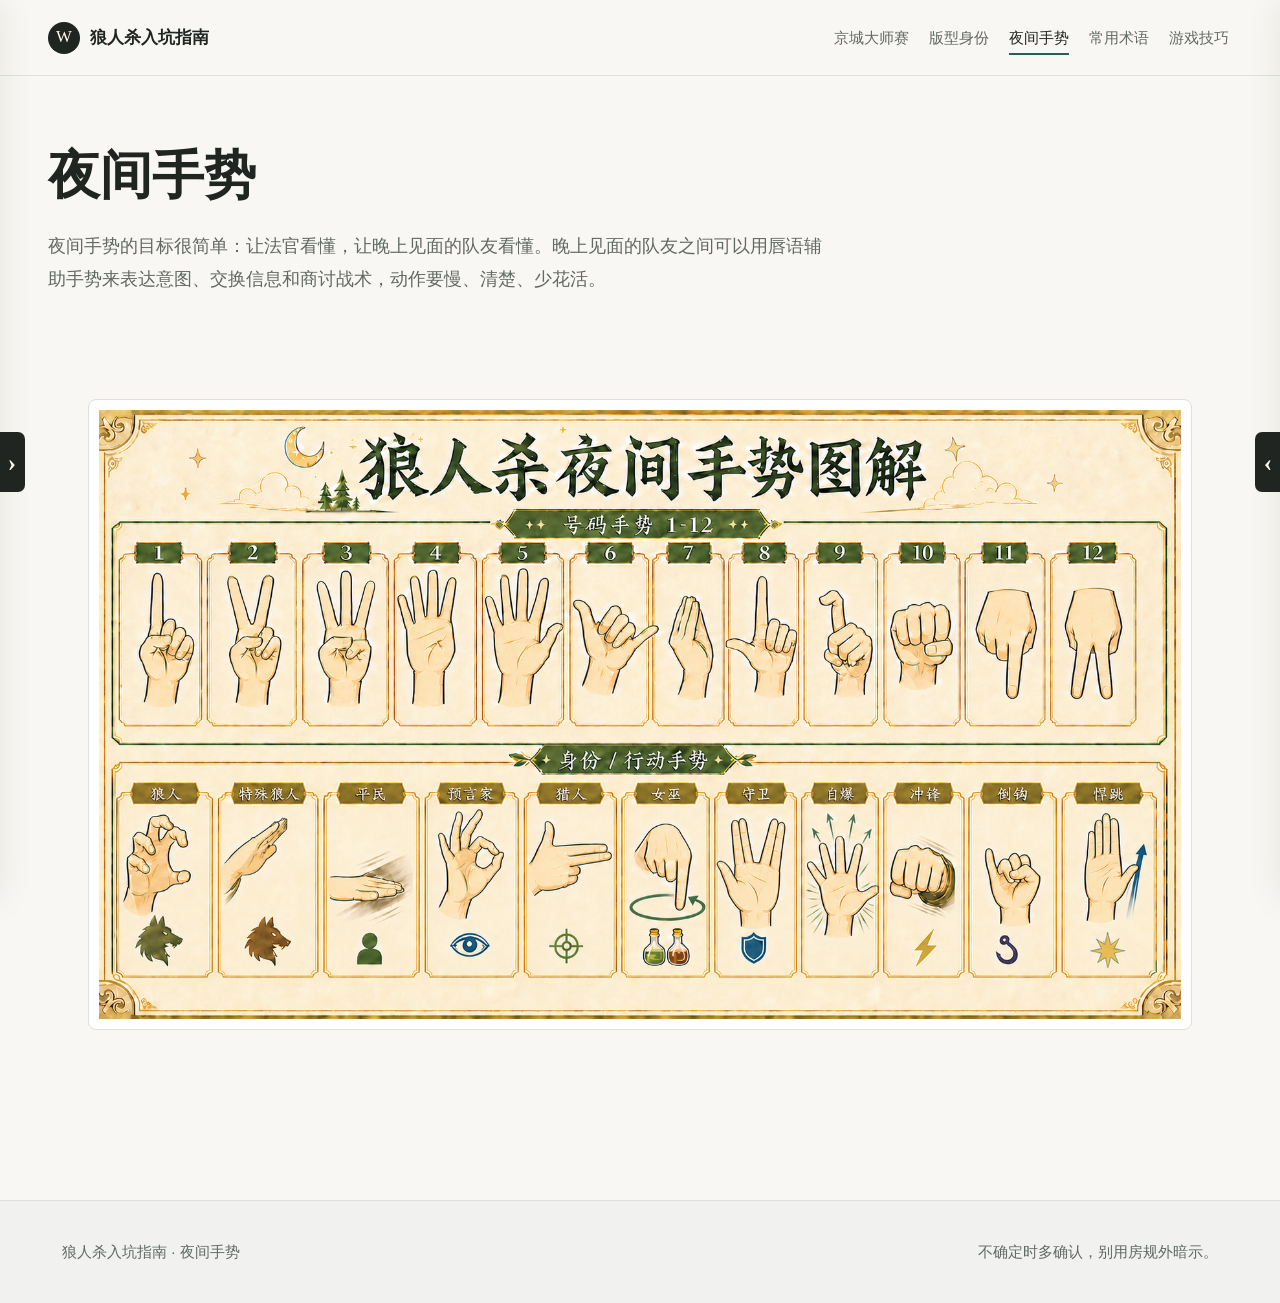
<file: pages/signals.html>
<!doctype html>
<html lang="zh-CN">
  <head>
    <meta charset="utf-8" />
    <meta name="viewport" content="width=device-width, initial-scale=1" />
    <link rel="icon" href="../images/favicon.svg" type="image/svg+xml" />
    <title>夜间手势 | 狼人杀入坑指南</title>
  <link rel="stylesheet" href="../styles.css?v=20260926-masters35" />
  </head>
  <body class="page-signals">
    <a class="skip-link" href="#content">跳到正文</a>
    <header class="site-header" aria-label="主导航">
      <a class="brand" href="../index.html"><span class="brand-mark" aria-hidden="true">W</span><span>狼人杀入坑指南</span></a>
      <button class="nav-toggle" type="button" aria-expanded="false" aria-controls="site-nav"><span aria-hidden="true"></span><span class="visually-hidden">打开导航</span></button>
      <nav class="site-nav" id="site-nav">
        <a href="jcms.html">京城大师赛</a>
        <a href="roles.html">版型身份</a>
        <a class="is-active" href="signals.html">夜间手势</a>
        <a href="speech.html">常用术语</a>
        <a href="tips.html">游戏技巧</a>
      </nav>
    </header>

    <main id="content">
      <section class="page-hero">
        <h1>夜间手势</h1>
        <p>
          夜间手势的目标很简单：让法官看懂，让晚上见面的队友看懂。晚上见面的队友之间可以用唇语辅助手势来表达意图、交换信息和商讨战术，动作要慢、清楚、少花活。
        </p>
      </section>

      <div class="page-shell">
        <section class="page-section">
          <figure class="media-card page-visual signal-image">
            <img src="../images/generated/night-gestures-final.png?v=20260717-guide17" alt="狼人杀夜间手势图解" />
          </figure>
        </section>
      </div>
    </main>

    <footer class="site-footer">
      <p>狼人杀入坑指南 · 夜间手势</p>
      <p>不确定时多确认，别用房规外暗示。</p>
    </footer>
  <script src="../script.js?v=20260926-masters35"></script>
  </body>
</html>
</file>
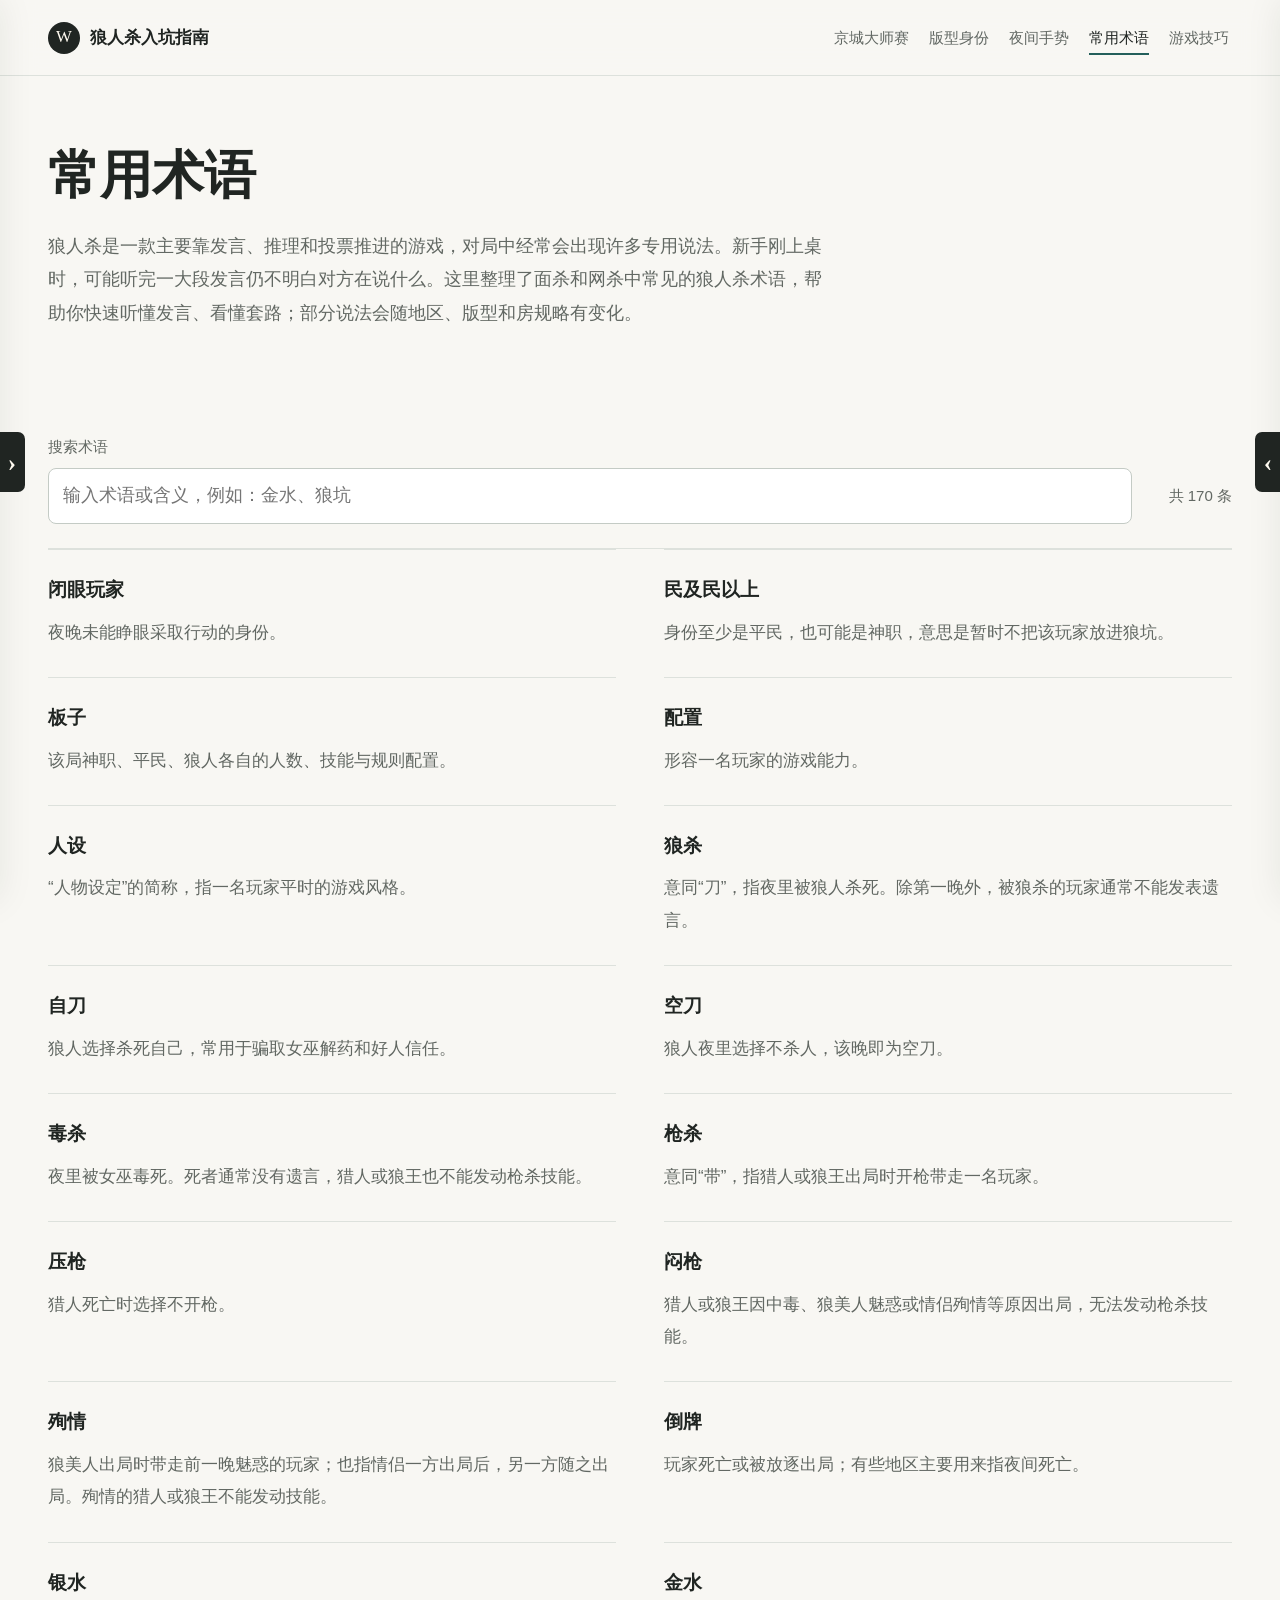
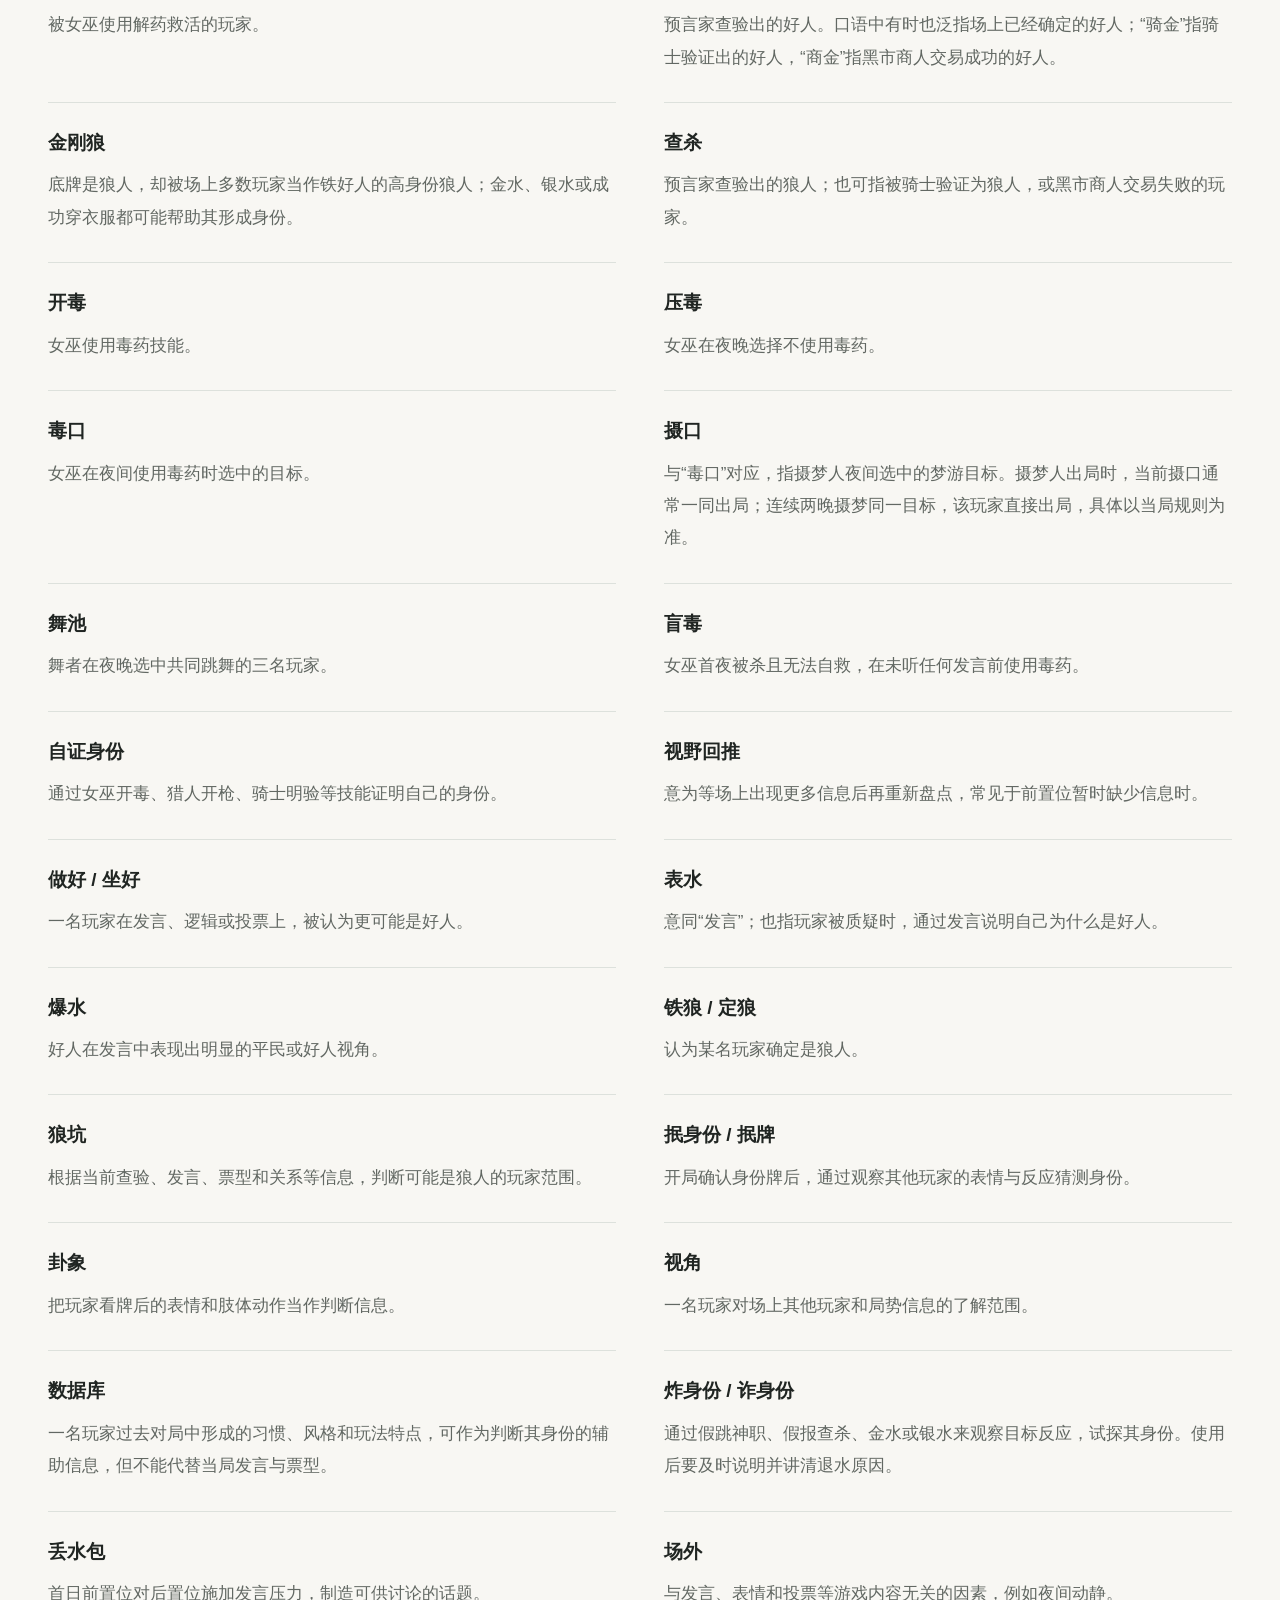
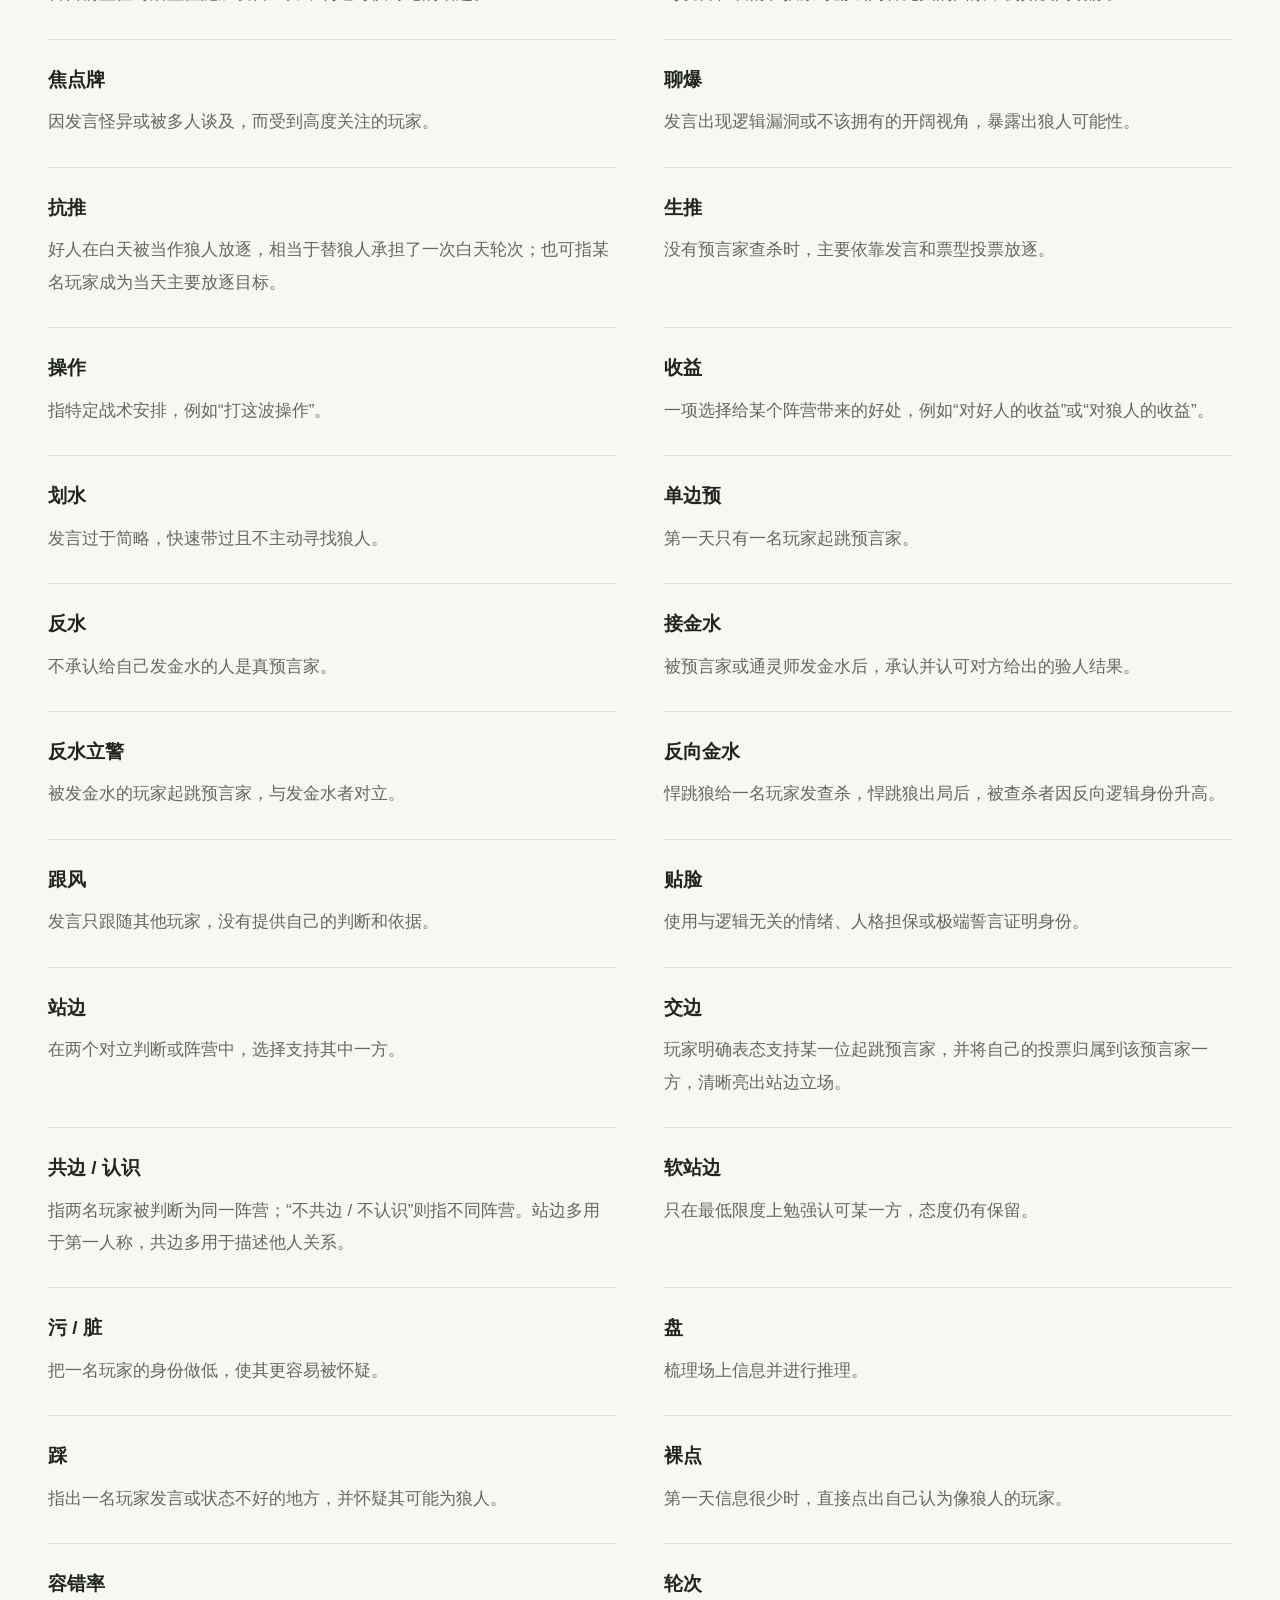
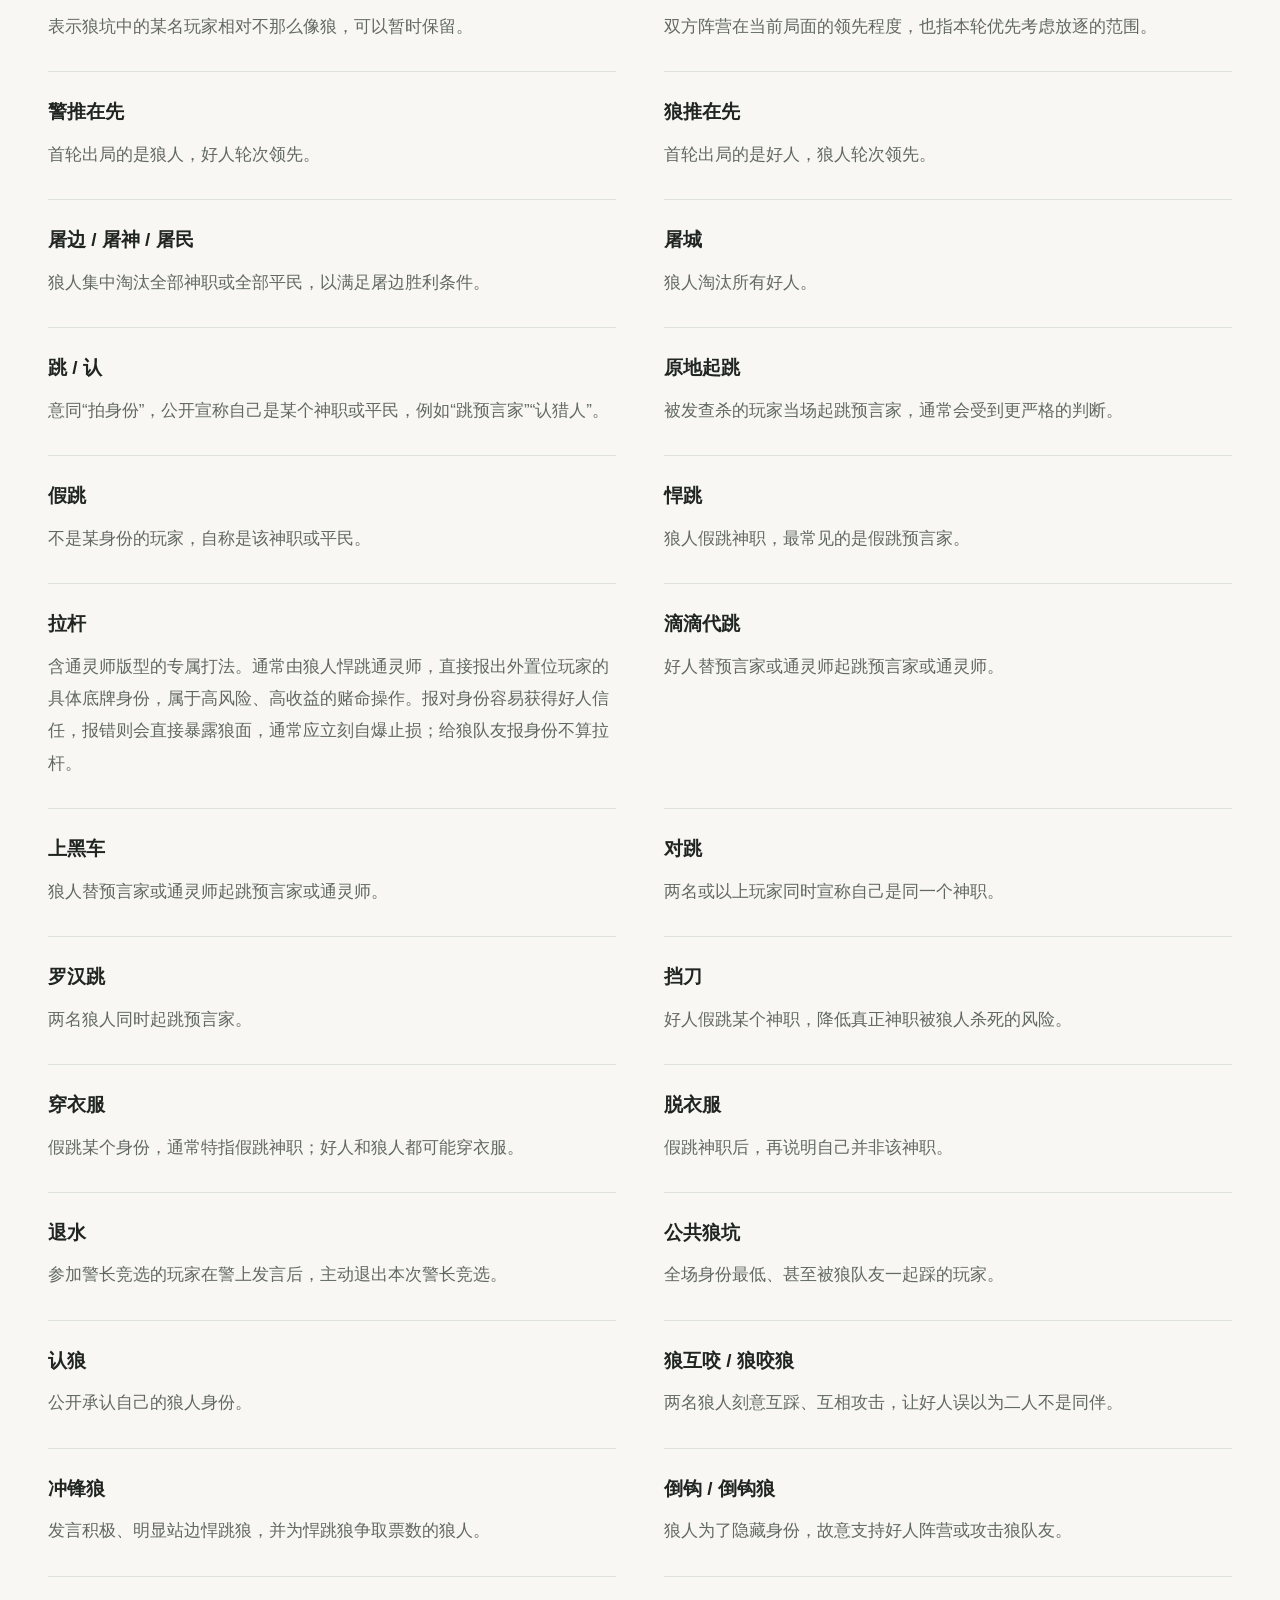
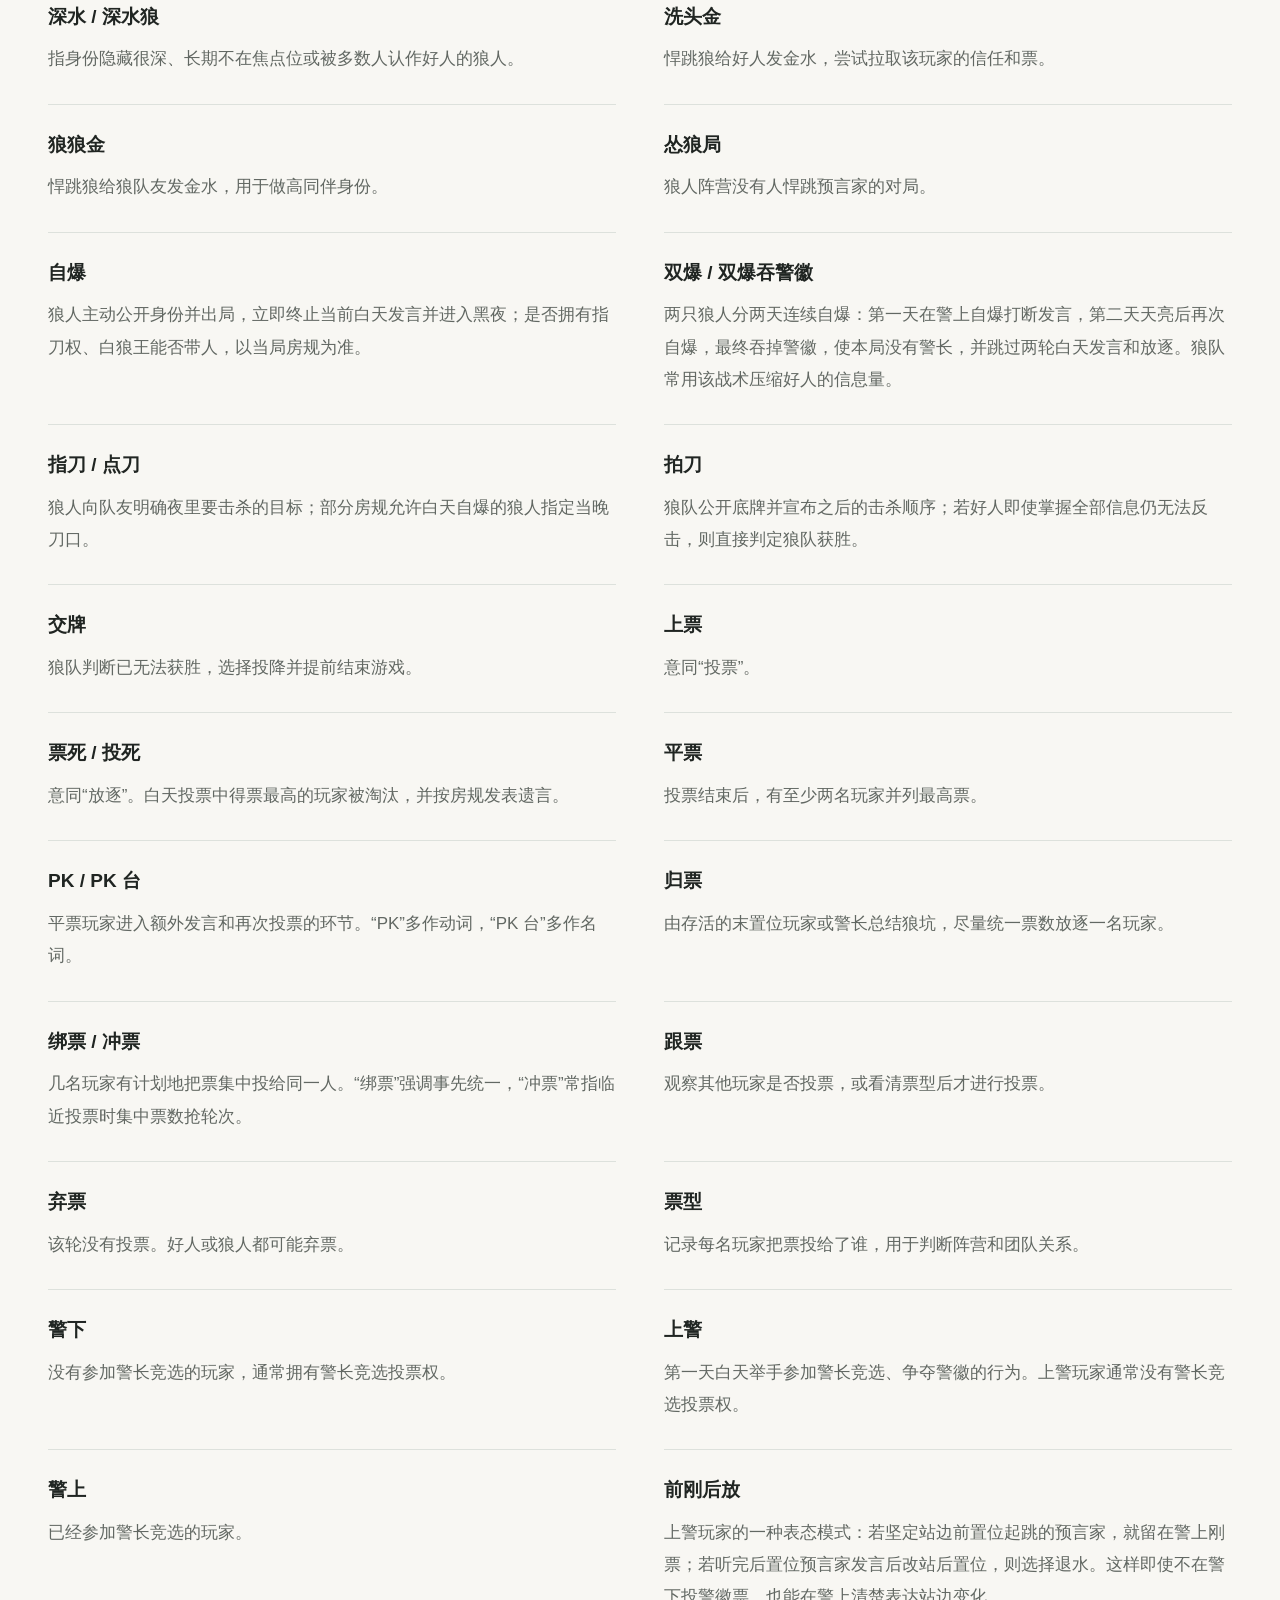
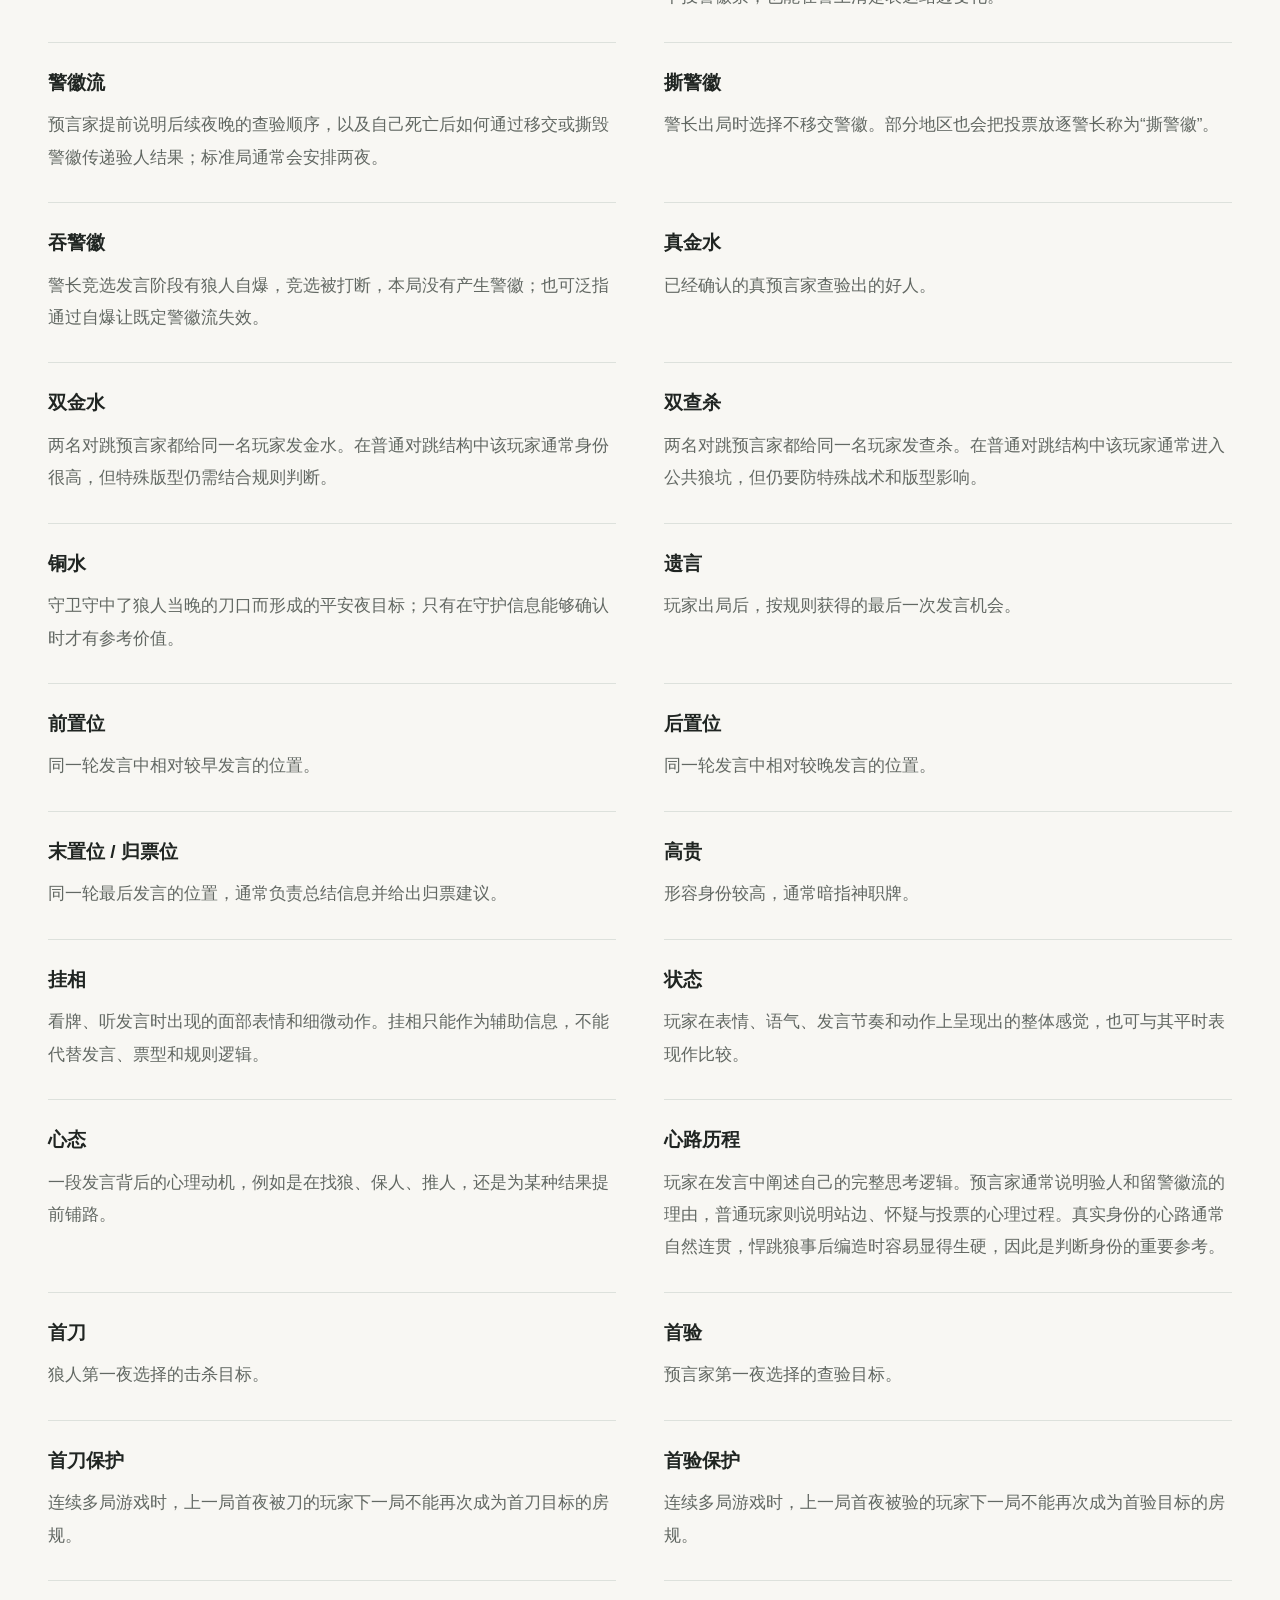
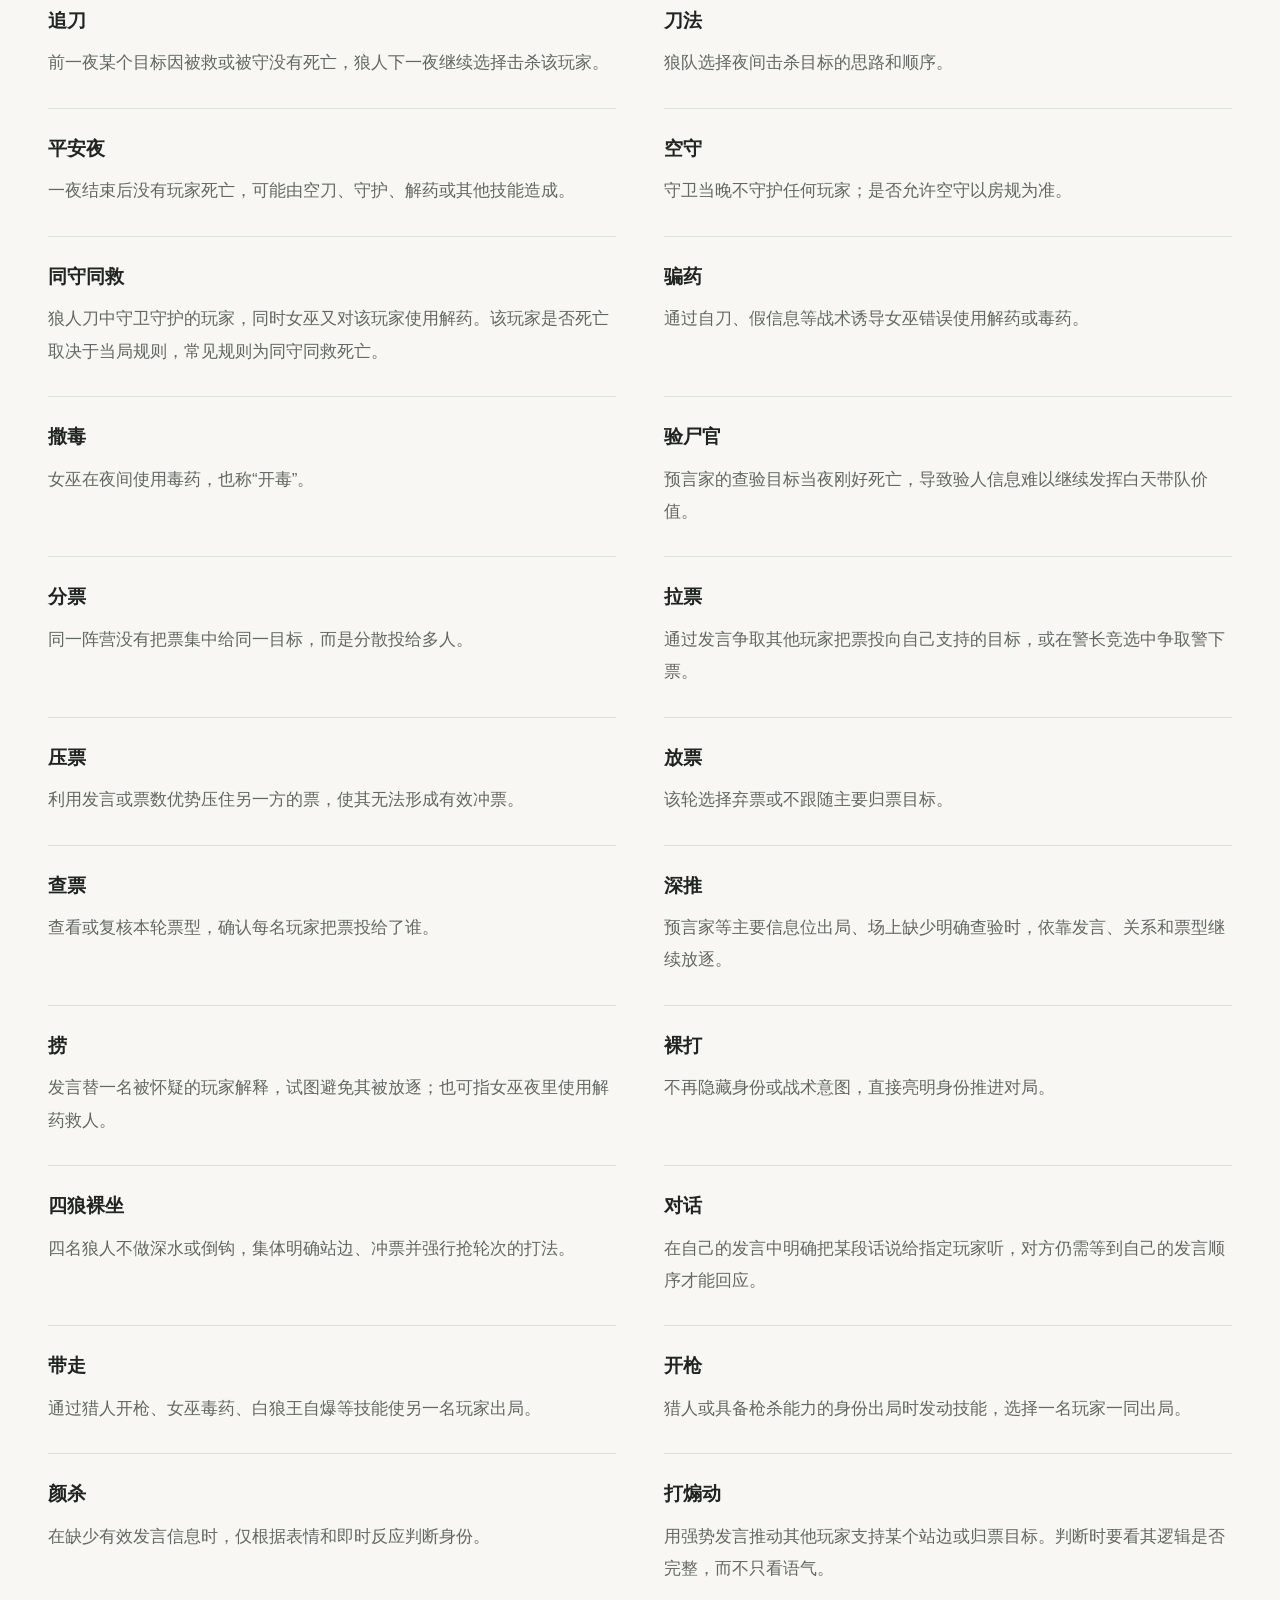
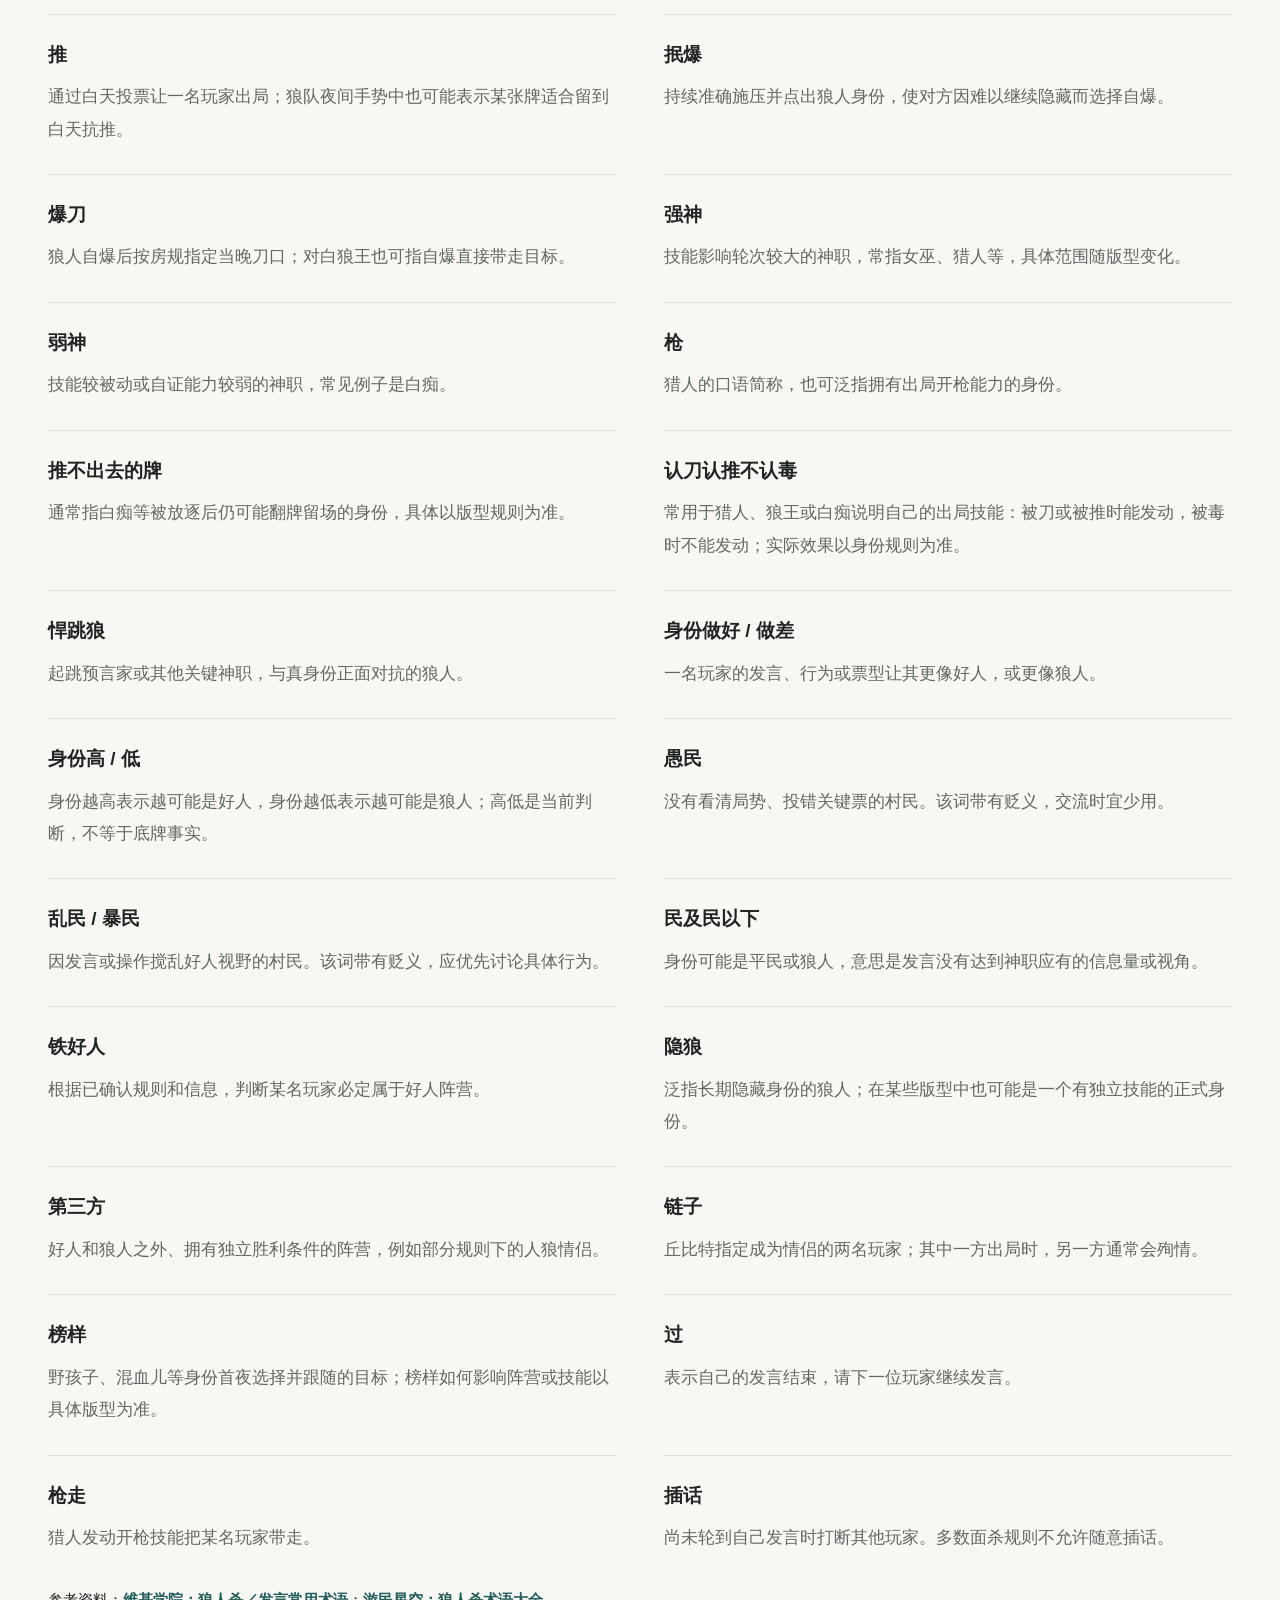
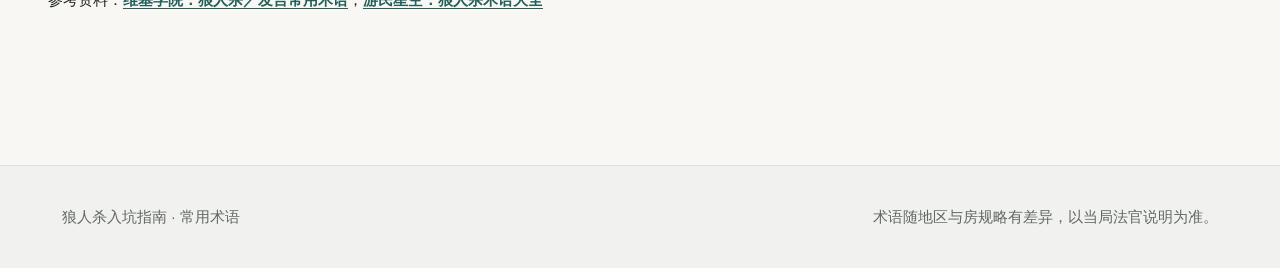
<file: pages/speech.html>
<!doctype html>
<html lang="zh-CN">
  <head>
    <meta charset="utf-8" />
    <meta name="viewport" content="width=device-width, initial-scale=1" />
    <link rel="icon" href="../images/favicon.svg" type="image/svg+xml" />
    <title>常用术语 | 狼人杀入坑指南</title>
    <meta name="description" content="狼人杀玩家常用术语速查与简明解释。" />
  <link rel="stylesheet" href="../styles.css?v=20260926-masters35" />
  </head>
  <body class="page-terms">
    <a class="skip-link" href="#content">跳到正文</a>
    <header class="site-header" aria-label="主导航">
      <a class="brand" href="../index.html"><span class="brand-mark" aria-hidden="true">W</span><span>狼人杀入坑指南</span></a>
      <button class="nav-toggle" type="button" aria-expanded="false" aria-controls="site-nav"><span aria-hidden="true"></span><span class="visually-hidden">打开导航</span></button>
      <nav class="site-nav" id="site-nav">
        <a href="jcms.html">京城大师赛</a>
        <a href="roles.html">版型身份</a>
        <a href="signals.html">夜间手势</a>
        <a class="is-active" href="speech.html">常用术语</a>
        <a href="tips.html">游戏技巧</a>
      </nav>
    </header>

    <main id="content">
      <section class="page-hero">
        <h1>常用术语</h1>
        <p>狼人杀是一款主要靠发言、推理和投票推进的游戏，对局中经常会出现许多专用说法。新手刚上桌时，可能听完一大段发言仍不明白对方在说什么。这里整理了面杀和网杀中常见的狼人杀术语，帮助你快速听懂发言、看懂套路；部分说法会随地区、版型和房规略有变化。</p>
      </section>

      <div class="page-shell">
        <section class="page-section glossary-section" aria-label="狼人杀常用术语">
          <div class="glossary-search" role="search">
            <label for="glossary-search">搜索术语</label>
            <div class="glossary-search-row">
              <input id="glossary-search" type="search" inputmode="search" autocomplete="off" placeholder="输入术语或含义，例如：金水、狼坑" />
              <span id="glossary-count" aria-live="polite"></span>
            </div>
          </div>
          <p class="glossary-empty" id="glossary-empty" hidden>没有找到相关术语，换个说法试试。</p>
          <dl class="glossary-list">
            <div><dt>闭眼玩家</dt><dd>夜晚未能睁眼采取行动的身份。</dd></div>
            <div><dt>民及民以上</dt><dd>身份至少是平民，也可能是神职，意思是暂时不把该玩家放进狼坑。</dd></div>
            <div><dt>板子</dt><dd>该局神职、平民、狼人各自的人数、技能与规则配置。</dd></div>
            <div><dt>配置</dt><dd>形容一名玩家的游戏能力。</dd></div>
            <div><dt>人设</dt><dd>“人物设定”的简称，指一名玩家平时的游戏风格。</dd></div>
            <div><dt>狼杀</dt><dd>意同“刀”，指夜里被狼人杀死。除第一晚外，被狼杀的玩家通常不能发表遗言。</dd></div>
            <div><dt>自刀</dt><dd>狼人选择杀死自己，常用于骗取女巫解药和好人信任。</dd></div>
            <div><dt>空刀</dt><dd>狼人夜里选择不杀人，该晚即为空刀。</dd></div>
            <div><dt>毒杀</dt><dd>夜里被女巫毒死。死者通常没有遗言，猎人或狼王也不能发动枪杀技能。</dd></div>
            <div><dt>枪杀</dt><dd>意同“带”，指猎人或狼王出局时开枪带走一名玩家。</dd></div>
            <div><dt>压枪</dt><dd>猎人死亡时选择不开枪。</dd></div>
            <div><dt>闷枪</dt><dd>猎人或狼王因中毒、狼美人魅惑或情侣殉情等原因出局，无法发动枪杀技能。</dd></div>
            <div><dt>殉情</dt><dd>狼美人出局时带走前一晚魅惑的玩家；也指情侣一方出局后，另一方随之出局。殉情的猎人或狼王不能发动技能。</dd></div>
            <div><dt>倒牌</dt><dd>玩家死亡或被放逐出局；有些地区主要用来指夜间死亡。</dd></div>
            <div><dt>银水</dt><dd>被女巫使用解药救活的玩家。</dd></div>
            <div><dt>金水</dt><dd>预言家查验出的好人。口语中有时也泛指场上已经确定的好人；“骑金”指骑士验证出的好人，“商金”指黑市商人交易成功的好人。</dd></div>
            <div><dt>金刚狼</dt><dd>底牌是狼人，却被场上多数玩家当作铁好人的高身份狼人；金水、银水或成功穿衣服都可能帮助其形成身份。</dd></div>
            <div><dt>查杀</dt><dd>预言家查验出的狼人；也可指被骑士验证为狼人，或黑市商人交易失败的玩家。</dd></div>
            <div><dt>开毒</dt><dd>女巫使用毒药技能。</dd></div>
            <div><dt>压毒</dt><dd>女巫在夜晚选择不使用毒药。</dd></div>
            <div><dt>毒口</dt><dd>女巫在夜间使用毒药时选中的目标。</dd></div>
            <div><dt>摄口</dt><dd>与“毒口”对应，指摄梦人夜间选中的梦游目标。摄梦人出局时，当前摄口通常一同出局；连续两晚摄梦同一目标，该玩家直接出局，具体以当局规则为准。</dd></div>
            <div><dt>舞池</dt><dd>舞者在夜晚选中共同跳舞的三名玩家。</dd></div>
            <div><dt>盲毒</dt><dd>女巫首夜被杀且无法自救，在未听任何发言前使用毒药。</dd></div>
            <div><dt>自证身份</dt><dd>通过女巫开毒、猎人开枪、骑士明验等技能证明自己的身份。</dd></div>
            <div><dt>视野回推</dt><dd>意为等场上出现更多信息后再重新盘点，常见于前置位暂时缺少信息时。</dd></div>
            <div><dt>做好 / 坐好</dt><dd>一名玩家在发言、逻辑或投票上，被认为更可能是好人。</dd></div>
            <div><dt>表水</dt><dd>意同“发言”；也指玩家被质疑时，通过发言说明自己为什么是好人。</dd></div>
            <div><dt>爆水</dt><dd>好人在发言中表现出明显的平民或好人视角。</dd></div>
            <div><dt>铁狼 / 定狼</dt><dd>认为某名玩家确定是狼人。</dd></div>
            <div><dt>狼坑</dt><dd>根据当前查验、发言、票型和关系等信息，判断可能是狼人的玩家范围。</dd></div>
            <div><dt>抿身份 / 抿牌</dt><dd>开局确认身份牌后，通过观察其他玩家的表情与反应猜测身份。</dd></div>
            <div><dt>卦象</dt><dd>把玩家看牌后的表情和肢体动作当作判断信息。</dd></div>
            <div><dt>视角</dt><dd>一名玩家对场上其他玩家和局势信息的了解范围。</dd></div>
            <div><dt>数据库</dt><dd>一名玩家过去对局中形成的习惯、风格和玩法特点，可作为判断其身份的辅助信息，但不能代替当局发言与票型。</dd></div>
            <div><dt>炸身份 / 诈身份</dt><dd>通过假跳神职、假报查杀、金水或银水来观察目标反应，试探其身份。使用后要及时说明并讲清退水原因。</dd></div>
            <div><dt>丢水包</dt><dd>首日前置位对后置位施加发言压力，制造可供讨论的话题。</dd></div>
            <div><dt>场外</dt><dd>与发言、表情和投票等游戏内容无关的因素，例如夜间动静。</dd></div>
            <div><dt>焦点牌</dt><dd>因发言怪异或被多人谈及，而受到高度关注的玩家。</dd></div>
            <div><dt>聊爆</dt><dd>发言出现逻辑漏洞或不该拥有的开阔视角，暴露出狼人可能性。</dd></div>
            <div><dt>抗推</dt><dd>好人在白天被当作狼人放逐，相当于替狼人承担了一次白天轮次；也可指某名玩家成为当天主要放逐目标。</dd></div>
            <div><dt>生推</dt><dd>没有预言家查杀时，主要依靠发言和票型投票放逐。</dd></div>
            <div><dt>操作</dt><dd>指特定战术安排，例如“打这波操作”。</dd></div>
            <div><dt>收益</dt><dd>一项选择给某个阵营带来的好处，例如“对好人的收益”或“对狼人的收益”。</dd></div>
            <div><dt>划水</dt><dd>发言过于简略，快速带过且不主动寻找狼人。</dd></div>
            <div><dt>单边预</dt><dd>第一天只有一名玩家起跳预言家。</dd></div>
            <div><dt>反水</dt><dd>不承认给自己发金水的人是真预言家。</dd></div>
            <div><dt>接金水</dt><dd>被预言家或通灵师发金水后，承认并认可对方给出的验人结果。</dd></div>
            <div><dt>反水立警</dt><dd>被发金水的玩家起跳预言家，与发金水者对立。</dd></div>
            <div><dt>反向金水</dt><dd>悍跳狼给一名玩家发查杀，悍跳狼出局后，被查杀者因反向逻辑身份升高。</dd></div>
            <div><dt>跟风</dt><dd>发言只跟随其他玩家，没有提供自己的判断和依据。</dd></div>
            <div><dt>贴脸</dt><dd>使用与逻辑无关的情绪、人格担保或极端誓言证明身份。</dd></div>
            <div><dt>站边</dt><dd>在两个对立判断或阵营中，选择支持其中一方。</dd></div>
            <div><dt>交边</dt><dd>玩家明确表态支持某一位起跳预言家，并将自己的投票归属到该预言家一方，清晰亮出站边立场。</dd></div>
            <div><dt>共边 / 认识</dt><dd>指两名玩家被判断为同一阵营；“不共边 / 不认识”则指不同阵营。站边多用于第一人称，共边多用于描述他人关系。</dd></div>
            <div><dt>软站边</dt><dd>只在最低限度上勉强认可某一方，态度仍有保留。</dd></div>
            <div><dt>污 / 脏</dt><dd>把一名玩家的身份做低，使其更容易被怀疑。</dd></div>
            <div><dt>盘</dt><dd>梳理场上信息并进行推理。</dd></div>
            <div><dt>踩</dt><dd>指出一名玩家发言或状态不好的地方，并怀疑其可能为狼人。</dd></div>
            <div><dt>裸点</dt><dd>第一天信息很少时，直接点出自己认为像狼人的玩家。</dd></div>
            <div><dt>容错率</dt><dd>表示狼坑中的某名玩家相对不那么像狼，可以暂时保留。</dd></div>
            <div><dt>轮次</dt><dd>双方阵营在当前局面的领先程度，也指本轮优先考虑放逐的范围。</dd></div>
            <div><dt>警推在先</dt><dd>首轮出局的是狼人，好人轮次领先。</dd></div>
            <div><dt>狼推在先</dt><dd>首轮出局的是好人，狼人轮次领先。</dd></div>
            <div><dt>屠边 / 屠神 / 屠民</dt><dd>狼人集中淘汰全部神职或全部平民，以满足屠边胜利条件。</dd></div>
            <div><dt>屠城</dt><dd>狼人淘汰所有好人。</dd></div>
            <div><dt>跳 / 认</dt><dd>意同“拍身份”，公开宣称自己是某个神职或平民，例如“跳预言家”“认猎人”。</dd></div>
            <div><dt>原地起跳</dt><dd>被发查杀的玩家当场起跳预言家，通常会受到更严格的判断。</dd></div>
            <div><dt>假跳</dt><dd>不是某身份的玩家，自称是该神职或平民。</dd></div>
            <div><dt>悍跳</dt><dd>狼人假跳神职，最常见的是假跳预言家。</dd></div>
            <div><dt>拉杆</dt><dd>含通灵师版型的专属打法。通常由狼人悍跳通灵师，直接报出外置位玩家的具体底牌身份，属于高风险、高收益的赌命操作。报对身份容易获得好人信任，报错则会直接暴露狼面，通常应立刻自爆止损；给狼队友报身份不算拉杆。</dd></div>
            <div><dt>滴滴代跳</dt><dd>好人替预言家或通灵师起跳预言家或通灵师。</dd></div>
            <div><dt>上黑车</dt><dd>狼人替预言家或通灵师起跳预言家或通灵师。</dd></div>
            <div><dt>对跳</dt><dd>两名或以上玩家同时宣称自己是同一个神职。</dd></div>
            <div><dt>罗汉跳</dt><dd>两名狼人同时起跳预言家。</dd></div>
            <div><dt>挡刀</dt><dd>好人假跳某个神职，降低真正神职被狼人杀死的风险。</dd></div>
            <div><dt>穿衣服</dt><dd>假跳某个身份，通常特指假跳神职；好人和狼人都可能穿衣服。</dd></div>
            <div><dt>脱衣服</dt><dd>假跳神职后，再说明自己并非该神职。</dd></div>
            <div><dt>退水</dt><dd>参加警长竞选的玩家在警上发言后，主动退出本次警长竞选。</dd></div>
            <div><dt>公共狼坑</dt><dd>全场身份最低、甚至被狼队友一起踩的玩家。</dd></div>
            <div><dt>认狼</dt><dd>公开承认自己的狼人身份。</dd></div>
            <div><dt>狼互咬 / 狼咬狼</dt><dd>两名狼人刻意互踩、互相攻击，让好人误以为二人不是同伴。</dd></div>
            <div><dt>冲锋狼</dt><dd>发言积极、明显站边悍跳狼，并为悍跳狼争取票数的狼人。</dd></div>
            <div><dt>倒钩 / 倒钩狼</dt><dd>狼人为了隐藏身份，故意支持好人阵营或攻击狼队友。</dd></div>
            <div><dt>深水 / 深水狼</dt><dd>指身份隐藏很深、长期不在焦点位或被多数人认作好人的狼人。</dd></div>
            <div><dt>洗头金</dt><dd>悍跳狼给好人发金水，尝试拉取该玩家的信任和票。</dd></div>
            <div><dt>狼狼金</dt><dd>悍跳狼给狼队友发金水，用于做高同伴身份。</dd></div>
            <div><dt>怂狼局</dt><dd>狼人阵营没有人悍跳预言家的对局。</dd></div>
            <div><dt>自爆</dt><dd>狼人主动公开身份并出局，立即终止当前白天发言并进入黑夜；是否拥有指刀权、白狼王能否带人，以当局房规为准。</dd></div>
            <div><dt>双爆 / 双爆吞警徽</dt><dd>两只狼人分两天连续自爆：第一天在警上自爆打断发言，第二天天亮后再次自爆，最终吞掉警徽，使本局没有警长，并跳过两轮白天发言和放逐。狼队常用该战术压缩好人的信息量。</dd></div>
            <div><dt>指刀 / 点刀</dt><dd>狼人向队友明确夜里要击杀的目标；部分房规允许白天自爆的狼人指定当晚刀口。</dd></div>
            <div><dt>拍刀</dt><dd>狼队公开底牌并宣布之后的击杀顺序；若好人即使掌握全部信息仍无法反击，则直接判定狼队获胜。</dd></div>
            <div><dt>交牌</dt><dd>狼队判断已无法获胜，选择投降并提前结束游戏。</dd></div>
            <div><dt>上票</dt><dd>意同“投票”。</dd></div>
            <div><dt>票死 / 投死</dt><dd>意同“放逐”。白天投票中得票最高的玩家被淘汰，并按房规发表遗言。</dd></div>
            <div><dt>平票</dt><dd>投票结束后，有至少两名玩家并列最高票。</dd></div>
            <div><dt>PK / PK 台</dt><dd>平票玩家进入额外发言和再次投票的环节。“PK”多作动词，“PK 台”多作名词。</dd></div>
            <div><dt>归票</dt><dd>由存活的末置位玩家或警长总结狼坑，尽量统一票数放逐一名玩家。</dd></div>
            <div><dt>绑票 / 冲票</dt><dd>几名玩家有计划地把票集中投给同一人。“绑票”强调事先统一，“冲票”常指临近投票时集中票数抢轮次。</dd></div>
            <div><dt>跟票</dt><dd>观察其他玩家是否投票，或看清票型后才进行投票。</dd></div>
            <div><dt>弃票</dt><dd>该轮没有投票。好人或狼人都可能弃票。</dd></div>
            <div><dt>票型</dt><dd>记录每名玩家把票投给了谁，用于判断阵营和团队关系。</dd></div>
            <div><dt>警下</dt><dd>没有参加警长竞选的玩家，通常拥有警长竞选投票权。</dd></div>
            <div><dt>上警</dt><dd>第一天白天举手参加警长竞选、争夺警徽的行为。上警玩家通常没有警长竞选投票权。</dd></div>
            <div><dt>警上</dt><dd>已经参加警长竞选的玩家。</dd></div>
            <div><dt>前刚后放</dt><dd>上警玩家的一种表态模式：若坚定站边前置位起跳的预言家，就留在警上刚票；若听完后置位预言家发言后改站后置位，则选择退水。这样即使不在警下投警徽票，也能在警上清楚表达站边变化。</dd></div>
            <div><dt>警徽流</dt><dd>预言家提前说明后续夜晚的查验顺序，以及自己死亡后如何通过移交或撕毁警徽传递验人结果；标准局通常会安排两夜。</dd></div>
            <div><dt>撕警徽</dt><dd>警长出局时选择不移交警徽。部分地区也会把投票放逐警长称为“撕警徽”。</dd></div>
            <div><dt>吞警徽</dt><dd>警长竞选发言阶段有狼人自爆，竞选被打断，本局没有产生警徽；也可泛指通过自爆让既定警徽流失效。</dd></div>
            <div><dt>真金水</dt><dd>已经确认的真预言家查验出的好人。</dd></div>
            <div><dt>双金水</dt><dd>两名对跳预言家都给同一名玩家发金水。在普通对跳结构中该玩家通常身份很高，但特殊版型仍需结合规则判断。</dd></div>
            <div><dt>双查杀</dt><dd>两名对跳预言家都给同一名玩家发查杀。在普通对跳结构中该玩家通常进入公共狼坑，但仍要防特殊战术和版型影响。</dd></div>
            <div><dt>铜水</dt><dd>守卫守中了狼人当晚的刀口而形成的平安夜目标；只有在守护信息能够确认时才有参考价值。</dd></div>
            <div><dt>遗言</dt><dd>玩家出局后，按规则获得的最后一次发言机会。</dd></div>
            <div><dt>前置位</dt><dd>同一轮发言中相对较早发言的位置。</dd></div>
            <div><dt>后置位</dt><dd>同一轮发言中相对较晚发言的位置。</dd></div>
            <div><dt>末置位 / 归票位</dt><dd>同一轮最后发言的位置，通常负责总结信息并给出归票建议。</dd></div>
            <div><dt>高贵</dt><dd>形容身份较高，通常暗指神职牌。</dd></div>
            <div><dt>挂相</dt><dd>看牌、听发言时出现的面部表情和细微动作。挂相只能作为辅助信息，不能代替发言、票型和规则逻辑。</dd></div>
            <div><dt>状态</dt><dd>玩家在表情、语气、发言节奏和动作上呈现出的整体感觉，也可与其平时表现作比较。</dd></div>
            <div><dt>心态</dt><dd>一段发言背后的心理动机，例如是在找狼、保人、推人，还是为某种结果提前铺路。</dd></div>
            <div><dt>心路历程</dt><dd>玩家在发言中阐述自己的完整思考逻辑。预言家通常说明验人和留警徽流的理由，普通玩家则说明站边、怀疑与投票的心理过程。真实身份的心路通常自然连贯，悍跳狼事后编造时容易显得生硬，因此是判断身份的重要参考。</dd></div>
            <div><dt>首刀</dt><dd>狼人第一夜选择的击杀目标。</dd></div>
            <div><dt>首验</dt><dd>预言家第一夜选择的查验目标。</dd></div>
            <div><dt>首刀保护</dt><dd>连续多局游戏时，上一局首夜被刀的玩家下一局不能再次成为首刀目标的房规。</dd></div>
            <div><dt>首验保护</dt><dd>连续多局游戏时，上一局首夜被验的玩家下一局不能再次成为首验目标的房规。</dd></div>
            <div><dt>追刀</dt><dd>前一夜某个目标因被救或被守没有死亡，狼人下一夜继续选择击杀该玩家。</dd></div>
            <div><dt>刀法</dt><dd>狼队选择夜间击杀目标的思路和顺序。</dd></div>
            <div><dt>平安夜</dt><dd>一夜结束后没有玩家死亡，可能由空刀、守护、解药或其他技能造成。</dd></div>
            <div><dt>空守</dt><dd>守卫当晚不守护任何玩家；是否允许空守以房规为准。</dd></div>
            <div><dt>同守同救</dt><dd>狼人刀中守卫守护的玩家，同时女巫又对该玩家使用解药。该玩家是否死亡取决于当局规则，常见规则为同守同救死亡。</dd></div>
            <div><dt>骗药</dt><dd>通过自刀、假信息等战术诱导女巫错误使用解药或毒药。</dd></div>
            <div><dt>撒毒</dt><dd>女巫在夜间使用毒药，也称“开毒”。</dd></div>
            <div><dt>验尸官</dt><dd>预言家的查验目标当夜刚好死亡，导致验人信息难以继续发挥白天带队价值。</dd></div>
            <div><dt>分票</dt><dd>同一阵营没有把票集中给同一目标，而是分散投给多人。</dd></div>
            <div><dt>拉票</dt><dd>通过发言争取其他玩家把票投向自己支持的目标，或在警长竞选中争取警下票。</dd></div>
            <div><dt>压票</dt><dd>利用发言或票数优势压住另一方的票，使其无法形成有效冲票。</dd></div>
            <div><dt>放票</dt><dd>该轮选择弃票或不跟随主要归票目标。</dd></div>
            <div><dt>查票</dt><dd>查看或复核本轮票型，确认每名玩家把票投给了谁。</dd></div>
            <div><dt>深推</dt><dd>预言家等主要信息位出局、场上缺少明确查验时，依靠发言、关系和票型继续放逐。</dd></div>
            <div><dt>捞</dt><dd>发言替一名被怀疑的玩家解释，试图避免其被放逐；也可指女巫夜里使用解药救人。</dd></div>
            <div><dt>裸打</dt><dd>不再隐藏身份或战术意图，直接亮明身份推进对局。</dd></div>
            <div><dt>四狼裸坐</dt><dd>四名狼人不做深水或倒钩，集体明确站边、冲票并强行抢轮次的打法。</dd></div>
            <div><dt>对话</dt><dd>在自己的发言中明确把某段话说给指定玩家听，对方仍需等到自己的发言顺序才能回应。</dd></div>
            <div><dt>带走</dt><dd>通过猎人开枪、女巫毒药、白狼王自爆等技能使另一名玩家出局。</dd></div>
            <div><dt>开枪</dt><dd>猎人或具备枪杀能力的身份出局时发动技能，选择一名玩家一同出局。</dd></div>
            <div><dt>颜杀</dt><dd>在缺少有效发言信息时，仅根据表情和即时反应判断身份。</dd></div>
            <div><dt>打煽动</dt><dd>用强势发言推动其他玩家支持某个站边或归票目标。判断时要看其逻辑是否完整，而不只看语气。</dd></div>
            <div><dt>推</dt><dd>通过白天投票让一名玩家出局；狼队夜间手势中也可能表示某张牌适合留到白天抗推。</dd></div>
            <div><dt>抿爆</dt><dd>持续准确施压并点出狼人身份，使对方因难以继续隐藏而选择自爆。</dd></div>
            <div><dt>爆刀</dt><dd>狼人自爆后按房规指定当晚刀口；对白狼王也可指自爆直接带走目标。</dd></div>
            <div><dt>强神</dt><dd>技能影响轮次较大的神职，常指女巫、猎人等，具体范围随版型变化。</dd></div>
            <div><dt>弱神</dt><dd>技能较被动或自证能力较弱的神职，常见例子是白痴。</dd></div>
            <div><dt>枪</dt><dd>猎人的口语简称，也可泛指拥有出局开枪能力的身份。</dd></div>
            <div><dt>推不出去的牌</dt><dd>通常指白痴等被放逐后仍可能翻牌留场的身份，具体以版型规则为准。</dd></div>
            <div><dt>认刀认推不认毒</dt><dd>常用于猎人、狼王或白痴说明自己的出局技能：被刀或被推时能发动，被毒时不能发动；实际效果以身份规则为准。</dd></div>
            <div><dt>悍跳狼</dt><dd>起跳预言家或其他关键神职，与真身份正面对抗的狼人。</dd></div>
            <div><dt>身份做好 / 做差</dt><dd>一名玩家的发言、行为或票型让其更像好人，或更像狼人。</dd></div>
            <div><dt>身份高 / 低</dt><dd>身份越高表示越可能是好人，身份越低表示越可能是狼人；高低是当前判断，不等于底牌事实。</dd></div>
            <div><dt>愚民</dt><dd>没有看清局势、投错关键票的村民。该词带有贬义，交流时宜少用。</dd></div>
            <div><dt>乱民 / 暴民</dt><dd>因发言或操作搅乱好人视野的村民。该词带有贬义，应优先讨论具体行为。</dd></div>
            <div><dt>民及民以下</dt><dd>身份可能是平民或狼人，意思是发言没有达到神职应有的信息量或视角。</dd></div>
            <div><dt>铁好人</dt><dd>根据已确认规则和信息，判断某名玩家必定属于好人阵营。</dd></div>
            <div><dt>隐狼</dt><dd>泛指长期隐藏身份的狼人；在某些版型中也可能是一个有独立技能的正式身份。</dd></div>
            <div><dt>第三方</dt><dd>好人和狼人之外、拥有独立胜利条件的阵营，例如部分规则下的人狼情侣。</dd></div>
            <div><dt>链子</dt><dd>丘比特指定成为情侣的两名玩家；其中一方出局时，另一方通常会殉情。</dd></div>
            <div><dt>榜样</dt><dd>野孩子、混血儿等身份首夜选择并跟随的目标；榜样如何影响阵营或技能以具体版型为准。</dd></div>
            <div><dt>过</dt><dd>表示自己的发言结束，请下一位玩家继续发言。</dd></div>
            <div><dt>枪走</dt><dd>猎人发动开枪技能把某名玩家带走。</dd></div>
            <div><dt>插话</dt><dd>尚未轮到自己发言时打断其他玩家。多数面杀规则不允许随意插话。</dd></div>
          </dl>
          <p class="reference-line">参考资料：<a href="https://zh.wikiversity.org/wiki/%E7%8B%BC%E4%BA%BA%E6%AE%BA/%E7%99%BC%E8%A8%80%E5%B8%B8%E7%94%A8%E8%A1%93%E8%AA%9E" target="_blank" rel="noreferrer">维基学院：狼人杀／发言常用术语</a>；<a href="https://wap.gamersky.com/sygl/Content-967154.html" target="_blank" rel="noreferrer">游民星空：狼人杀术语大全</a></p>
        </section>
      </div>
    </main>

    <footer class="site-footer">
      <p>狼人杀入坑指南 · 常用术语</p>
      <p>术语随地区与房规略有差异，以当局法官说明为准。</p>
    </footer>
  <script src="../script.js?v=20260926-masters35"></script>
  </body>
</html>
</file>
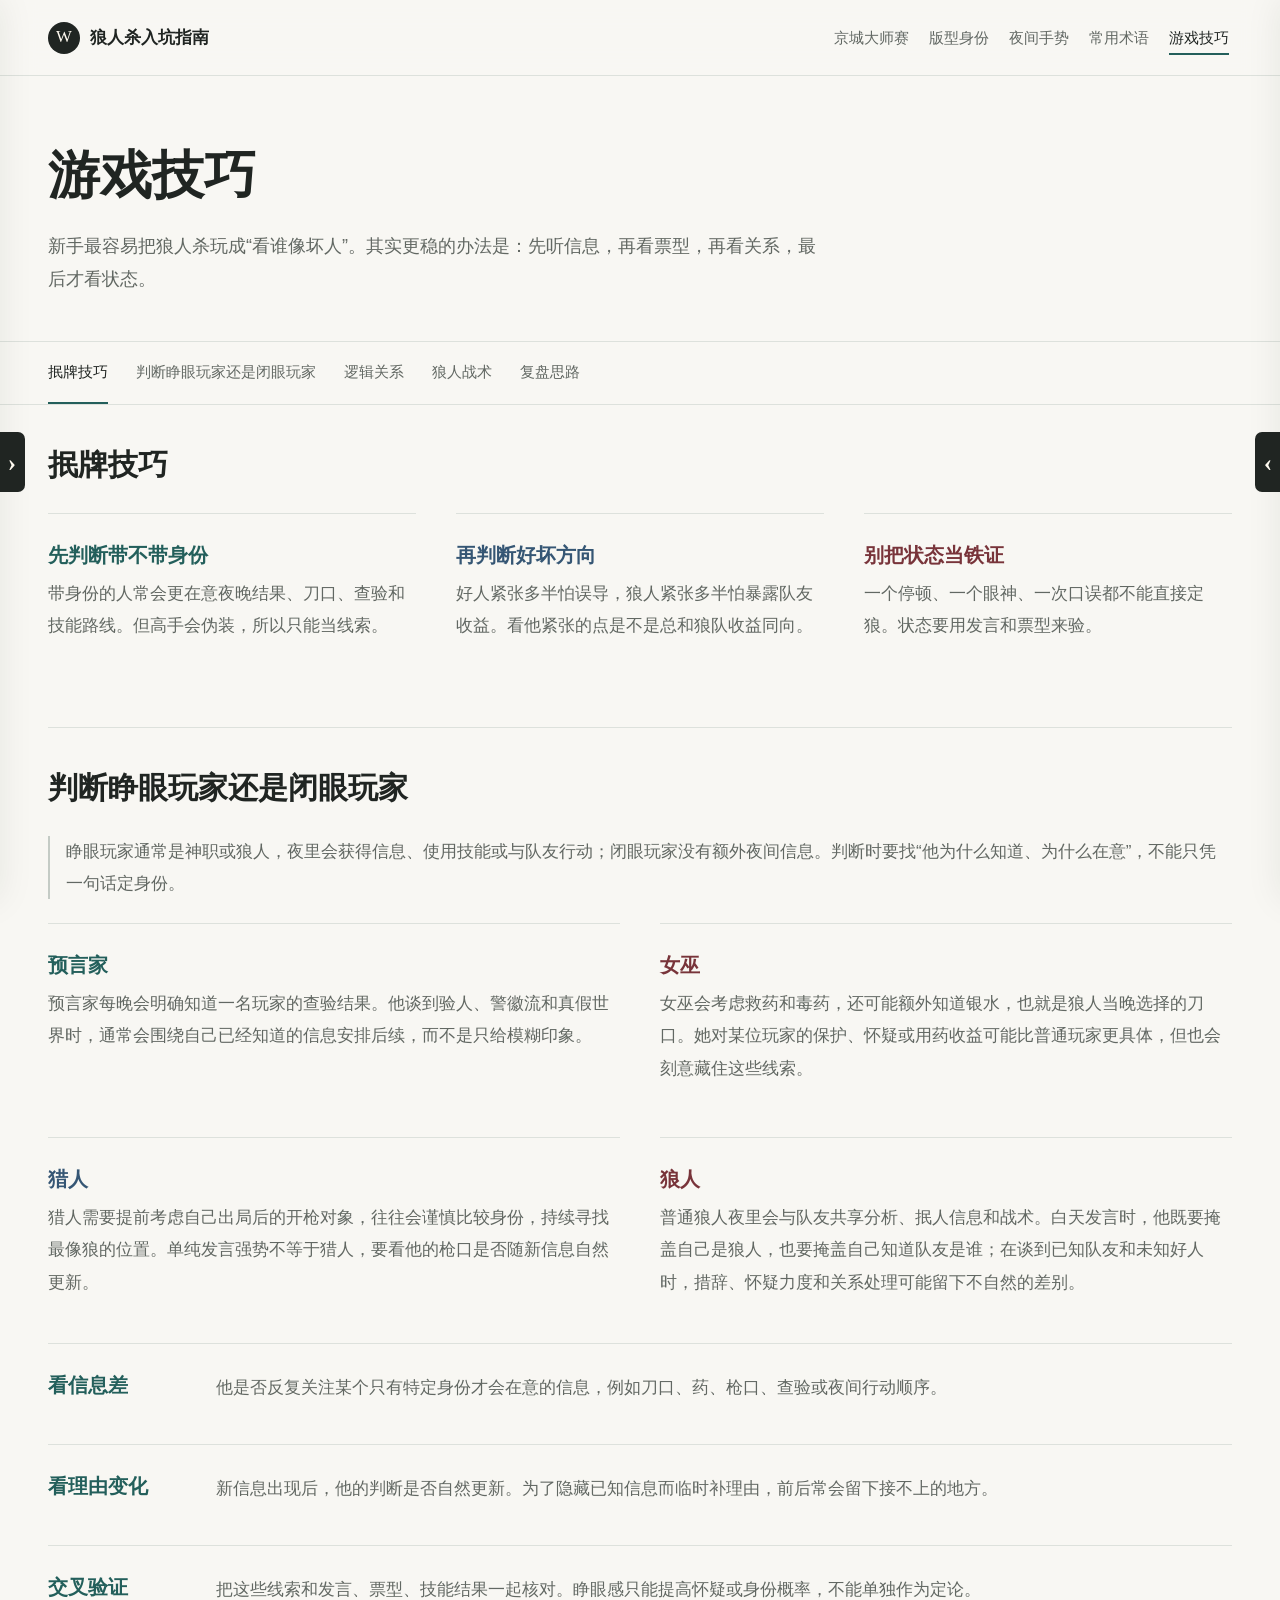
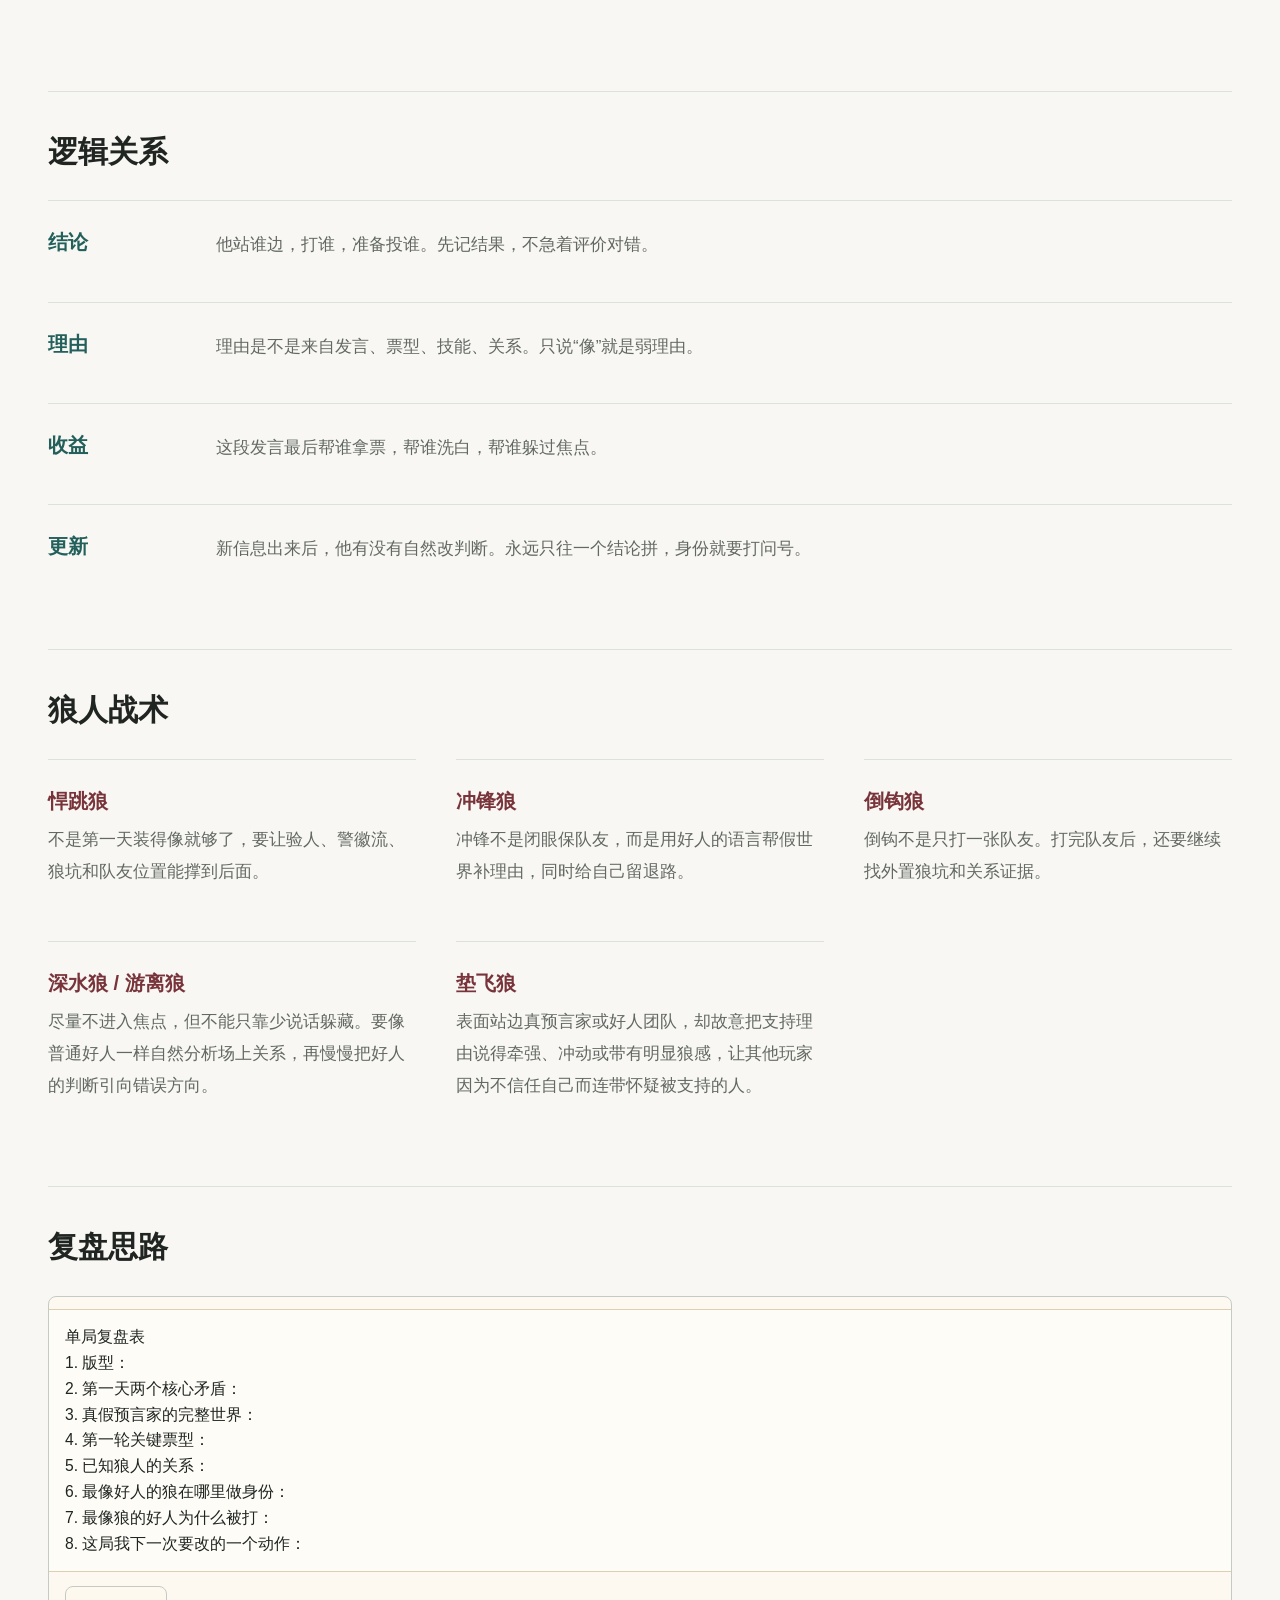
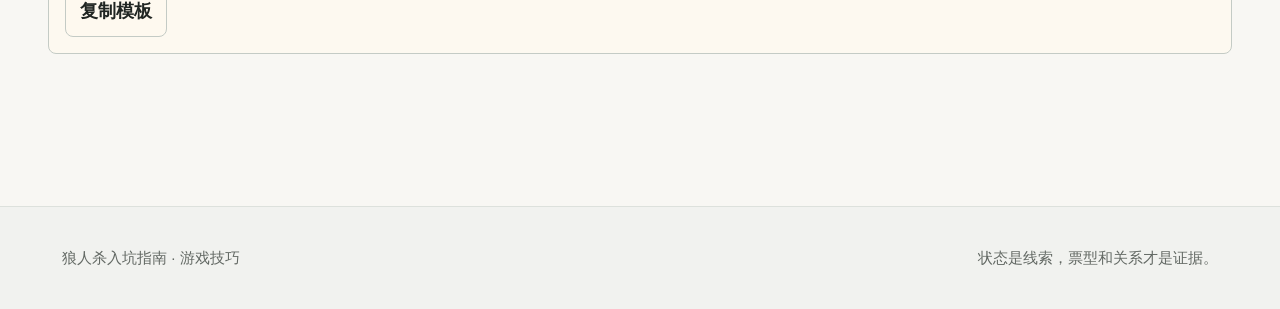
<file: pages/tips.html>
﻿<!doctype html>
<html lang="zh-CN">
  <head>
    <meta charset="utf-8" />
    <meta name="viewport" content="width=device-width, initial-scale=1" />
    <link rel="icon" href="../images/favicon.svg" type="image/svg+xml" />
    <title>游戏技巧 | 狼人杀入坑指南</title>
  <link rel="stylesheet" href="../styles.css?v=20260926-masters35" />
  </head>
  <body class="page-tips">
    <a class="skip-link" href="#content">跳到正文</a>
    <header class="site-header" aria-label="主导航">
      <a class="brand" href="../index.html"><span class="brand-mark" aria-hidden="true">W</span><span>狼人杀入坑指南</span></a>
      <button class="nav-toggle" type="button" aria-expanded="false" aria-controls="site-nav"><span aria-hidden="true"></span><span class="visually-hidden">打开导航</span></button>
      <nav class="site-nav" id="site-nav">
        <a href="jcms.html">京城大师赛</a>
        <a href="roles.html">版型身份</a>
        <a href="signals.html">夜间手势</a>
        <a href="speech.html">常用术语</a>
        <a class="is-active" href="tips.html">游戏技巧</a>
      </nav>
    </header>

    <main id="content">
      <section class="page-hero">
        <h1>游戏技巧</h1>
        <p>
          新手最容易把狼人杀玩成“看谁像坏人”。其实更稳的办法是：先听信息，再看票型，再看关系，最后才看状态。
        </p>
      </section>

      <div class="page-shell">
        <section class="page-section" aria-labelledby="read-title">
          <h2 id="read-title">抿牌技巧</h2>
          <div class="three-column">
            <article class="tip-card accent-teal">
              <h3>先判断带不带身份</h3>
              <p>带身份的人常会更在意夜晚结果、刀口、查验和技能路线。但高手会伪装，所以只能当线索。</p>
            </article>
            <article class="tip-card accent-gold">
              <h3>再判断好坏方向</h3>
              <p>好人紧张多半怕误导，狼人紧张多半怕暴露队友收益。看他紧张的点是不是总和狼队收益同向。</p>
            </article>
            <article class="tip-card accent-wine">
              <h3>别把状态当铁证</h3>
              <p>一个停顿、一个眼神、一次口误都不能直接定狼。状态要用发言和票型来验。</p>
            </article>
          </div>
        </section>

        <section class="page-section" aria-labelledby="relation-title">
          <h2 id="relation-title">判断睁眼玩家还是闭眼玩家</h2>
          <p class="callout">睁眼玩家通常是神职或狼人，夜里会获得信息、使用技能或与队友行动；闭眼玩家没有额外夜间信息。判断时要找“他为什么知道、为什么在意”，不能只凭一句话定身份。</p>
          <div class="two-column">
            <article class="tip-card accent-teal">
              <h3>预言家</h3>
              <p>预言家每晚会明确知道一名玩家的查验结果。他谈到验人、警徽流和真假世界时，通常会围绕自己已经知道的信息安排后续，而不是只给模糊印象。</p>
            </article>
            <article class="tip-card accent-wine">
              <h3>女巫</h3>
              <p>女巫会考虑救药和毒药，还可能额外知道银水，也就是狼人当晚选择的刀口。她对某位玩家的保护、怀疑或用药收益可能比普通玩家更具体，但也会刻意藏住这些线索。</p>
            </article>
            <article class="tip-card accent-gold">
              <h3>猎人</h3>
              <p>猎人需要提前考虑自己出局后的开枪对象，往往会谨慎比较身份，持续寻找最像狼的位置。单纯发言强势不等于猎人，要看他的枪口是否随新信息自然更新。</p>
            </article>
            <article class="tip-card accent-wine">
              <h3>狼人</h3>
              <p>普通狼人夜里会与队友共享分析、抿人信息和战术。白天发言时，他既要掩盖自己是狼人，也要掩盖自己知道队友是谁；在谈到已知队友和未知好人时，措辞、怀疑力度和关系处理可能留下不自然的差别。</p>
            </article>
          </div>
          <div class="flow-list compact-flow-list">
            <article class="flow-step">
              <h3>看信息差</h3>
              <p>他是否反复关注某个只有特定身份才会在意的信息，例如刀口、药、枪口、查验或夜间行动顺序。</p>
            </article>
            <article class="flow-step">
              <h3>看理由变化</h3>
              <p>新信息出现后，他的判断是否自然更新。为了隐藏已知信息而临时补理由，前后常会留下接不上的地方。</p>
            </article>
            <article class="flow-step">
              <h3>交叉验证</h3>
              <p>把这些线索和发言、票型、技能结果一起核对。睁眼感只能提高怀疑或身份概率，不能单独作为定论。</p>
            </article>
          </div>
        </section>

        <section class="page-section" aria-labelledby="logic-title">
          <h2 id="logic-title">逻辑关系</h2>
          <div class="flow-list">
            <article class="flow-step">
              <h3>结论</h3>
              <p>他站谁边，打谁，准备投谁。先记结果，不急着评价对错。</p>
            </article>
            <article class="flow-step">
              <h3>理由</h3>
              <p>理由是不是来自发言、票型、技能、关系。只说“像”就是弱理由。</p>
            </article>
            <article class="flow-step">
              <h3>收益</h3>
              <p>这段发言最后帮谁拿票，帮谁洗白，帮谁躲过焦点。</p>
            </article>
            <article class="flow-step">
              <h3>更新</h3>
              <p>新信息出来后，他有没有自然改判断。永远只往一个结论拼，身份就要打问号。</p>
            </article>
          </div>
        </section>

        <section class="page-section" aria-labelledby="wolf-title">
          <h2 id="wolf-title">狼人战术</h2>
          <div class="three-column">
            <article class="tip-card accent-wine">
              <h3>悍跳狼</h3>
              <p>不是第一天装得像就够了，要让验人、警徽流、狼坑和队友位置能撑到后面。</p>
            </article>
            <article class="tip-card accent-wine">
              <h3>冲锋狼</h3>
              <p>冲锋不是闭眼保队友，而是用好人的语言帮假世界补理由，同时给自己留退路。</p>
            </article>
            <article class="tip-card accent-wine">
              <h3>倒钩狼</h3>
              <p>倒钩不是只打一张队友。打完队友后，还要继续找外置狼坑和关系证据。</p>
            </article>
            <article class="tip-card accent-wine">
              <h3>深水狼 / 游离狼</h3>
              <p>尽量不进入焦点，但不能只靠少说话躲藏。要像普通好人一样自然分析场上关系，再慢慢把好人的判断引向错误方向。</p>
            </article>
            <article class="tip-card accent-wine">
              <h3>垫飞狼</h3>
              <p>表面站边真预言家或好人团队，却故意把支持理由说得牵强、冲动或带有明显狼感，让其他玩家因为不信任自己而连带怀疑被支持的人。</p>
            </article>
          </div>
        </section>

        <section class="page-section" aria-labelledby="review-title">
          <h2 id="review-title">复盘思路</h2>
          <div class="copy-wrap">
            <div class="template-box" id="review-sheet">单局复盘表
1. 版型：
2. 第一天两个核心矛盾：
3. 真假预言家的完整世界：
4. 第一轮关键票型：
5. 已知狼人的关系：
6. 最像好人的狼在哪里做身份：
7. 最像狼的好人为什么被打：
8. 这局我下一次要改的一个动作：</div>
            <button class="copy-button" type="button" data-copy="#review-sheet">复制模板</button>
          </div>
        </section>
      </div>
    </main>

    <footer class="site-footer">
      <p>狼人杀入坑指南 · 游戏技巧</p>
      <p>状态是线索，票型和关系才是证据。</p>
    </footer>
  <script src="../script.js?v=20260926-masters35"></script>
  </body>
</html>
</file>
<file: styles.css>
﻿:root {
  color-scheme: light;
  --paper: #f8f7f3;
  --paper-soft: #f1f2ef;
  --surface: #ffffff;
  --ink: #202522;
  --muted: #626863;
  --light: #737a75;
  --line: #dde1dc;
  --line-strong: #c4cbc5;
  --teal: #235f5b;
  --wine: #78343a;
  --gold: #9a7728;
  --blue: #355674;
  --shadow: 0 18px 40px rgba(67, 52, 22, 0.1);
  --radius: 8px;
  --max: 1280px;
}

* {
  box-sizing: border-box;
}

html {
  scroll-behavior: smooth;
}

body {
  position: relative;
  margin: 0;
  background: var(--paper);
  color: var(--ink);
  font-family: -apple-system, BlinkMacSystemFont, "Segoe UI", "PingFang SC", "Microsoft YaHei", sans-serif;
  font-size: 17px;
  line-height: 1.72;
  overflow-x: hidden;
}

body::before,
body::after {
  display: none;
  content: none;
}

.site-header,
main,
.site-footer {
  position: relative;
  z-index: 1;
  transition: margin 240ms ease;
}

.side-drawer {
  --drawer-width: min(340px, 28vw);
  position: fixed;
  z-index: 160;
  top: 0;
  bottom: 0;
  width: var(--drawer-width);
  border-color: var(--line-strong);
  background: rgba(251, 247, 234, 0.98);
  box-shadow: 0 0 34px rgba(67, 52, 22, 0.16);
  backdrop-filter: blur(18px);
  transition: transform 240ms ease;
}

.side-drawer-left {
  left: 0;
  border-right: 1px solid var(--line-strong);
  transform: translateX(-100%);
}

.side-drawer-right {
  right: 0;
  border-left: 1px solid var(--line-strong);
  transform: translateX(100%);
}

.side-drawer.is-open {
  transform: translateX(0);
}

.side-drawer-handle {
  position: absolute;
  top: 46%;
  display: grid;
  width: 38px;
  height: 72px;
  place-items: center;
  padding: 0;
  border: 1px solid var(--line-strong);
  background: var(--teal);
  color: #fffaf0;
  box-shadow: 0 10px 24px rgba(67, 52, 22, 0.15);
  font: 700 2rem/1 Georgia, serif;
  cursor: pointer;
  transition: opacity 120ms ease, visibility 120ms ease, background 160ms ease;
}

.side-drawer-left .side-drawer-handle {
  right: -38px;
  border-left: 0;
  border-radius: 0 7px 7px 0;
}

.side-drawer-right .side-drawer-handle {
  left: -38px;
  border-right: 0;
  border-radius: 7px 0 0 7px;
}

.side-drawer.is-open .side-drawer-handle {
  opacity: 0;
}

.side-drawer-handle:hover,
.side-drawer-handle:focus-visible {
  background: var(--wine);
  outline: 2px solid #fffaf0;
  outline-offset: -4px;
}

.side-drawer-scroll {
  height: 100%;
  overflow-y: auto;
  overscroll-behavior: contain;
  scrollbar-color: var(--line-strong) transparent;
  padding: 28px 24px 48px;
}

.drawer-section + .drawer-section {
  margin-top: 28px;
  padding-top: 24px;
  border-top: 1px solid var(--line);
}

.drawer-kicker {
  margin-bottom: 5px;
  color: var(--wine);
  font-size: 0.76rem;
  font-weight: 850;
}

.drawer-section h2 {
  font-size: 1.42rem;
}

.drawer-links {
  display: grid;
  gap: 10px;
  margin-top: 16px;
}

.drawer-links a,
.drawer-links p {
  overflow-wrap: anywhere;
}

.drawer-links a {
  color: var(--teal);
  font-weight: 750;
  text-underline-offset: 3px;
}

.drawer-welcome,
.drawer-note {
  margin-top: 14px;
  color: var(--muted);
  font-size: 0.9rem;
}

.drawer-gallery {
  display: grid;
  grid-template-columns: repeat(3, minmax(0, 1fr));
  gap: 7px;
  margin-top: 15px;
}

.drawer-gallery div {
  display: grid;
  min-width: 0;
  aspect-ratio: 4 / 5;
  place-items: center;
  align-content: center;
  gap: 7px;
  border: 1px solid var(--line-strong);
  border-radius: 5px;
  background: var(--surface);
  color: var(--teal);
  text-align: center;
}

.drawer-gallery span {
  font-size: 1.35rem;
}

.drawer-gallery small {
  color: var(--muted);
  font-size: 0.7rem;
}

.drawer-changelog {
  display: grid;
  gap: 16px;
  margin: 16px 0 0;
  padding: 0;
  list-style: none;
}

.drawer-changelog li {
  padding-left: 12px;
  border-left: 2px solid var(--gold);
}

.drawer-changelog time {
  color: var(--teal);
  font-size: 0.82rem;
  font-weight: 800;
}

.drawer-changelog p {
  margin-top: 3px;
  color: var(--muted);
  font-size: 0.86rem;
  line-height: 1.62;
}

body.drawer-left-open > .site-header,
body.drawer-left-open > main,
body.drawer-left-open > .site-footer {
  margin-left: min(340px, 28vw);
}

body.drawer-right-open > .site-header,
body.drawer-right-open > main,
body.drawer-right-open > .site-footer {
  margin-right: min(340px, 28vw);
}

a {
  color: inherit;
}

img {
  display: block;
  max-width: 100%;
}

button,
a {
  -webkit-tap-highlight-color: transparent;
}

.skip-link {
  position: fixed;
  left: 16px;
  top: 12px;
  z-index: 200;
  padding: 8px 12px;
  background: var(--ink);
  color: #fff;
  transform: translateY(-160%);
  transition: transform 160ms ease;
}

.skip-link:focus {
  transform: translateY(0);
}

.visually-hidden {
  position: absolute;
  width: 1px;
  height: 1px;
  padding: 0;
  margin: -1px;
  overflow: hidden;
  clip: rect(0, 0, 0, 0);
  white-space: nowrap;
  border: 0;
}

.site-header {
  position: sticky;
  top: 0;
  z-index: 100;
  display: flex;
  align-items: center;
  justify-content: space-between;
  gap: 20px;
  padding: 14px clamp(18px, 4vw, 48px);
  border-bottom: 1px solid rgba(200, 181, 141, 0.68);
  background: rgba(251, 247, 234, 0.94);
  backdrop-filter: blur(16px);
}

.brand {
  display: inline-flex;
  align-items: center;
  gap: 10px;
  min-width: max-content;
  color: var(--ink);
  font-family: "Noto Serif SC", "Songti SC", "SimSun", serif;
  font-size: 1.12rem;
  font-weight: 800;
  text-decoration: none;
}

.brand-mark {
  display: grid;
  width: 34px;
  height: 34px;
  place-items: center;
  border: 1px solid var(--ink);
  background: var(--teal);
  color: #fffaf0;
  font-family: Georgia, serif;
  font-size: 1.05rem;
  line-height: 1;
}

.site-nav {
  display: flex;
  align-items: center;
  justify-content: flex-end;
  gap: 4px;
  flex-wrap: wrap;
}

.site-nav a {
  padding: 7px 11px;
  border-radius: 7px;
  color: var(--muted);
  font-size: 0.96rem;
  line-height: 1.2;
  text-decoration: none;
}

.site-nav a:hover,
.site-nav a:focus-visible,
.site-nav a.is-active {
  background: var(--surface);
  color: var(--teal);
  outline: none;
}

.nav-toggle {
  display: none;
  width: 42px;
  height: 42px;
  border: 1px solid var(--line-strong);
  border-radius: 7px;
  background: var(--surface);
  cursor: pointer;
}

.nav-toggle span[aria-hidden="true"],
.nav-toggle::before,
.nav-toggle::after {
  display: block;
  width: 18px;
  height: 2px;
  margin: 4px auto;
  background: var(--ink);
  content: "";
}

h1,
h2,
h3 {
  margin: 0;
  font-family: "Noto Serif SC", "Songti SC", "SimSun", serif;
  line-height: 1.18;
  letter-spacing: 0;
}

h1 {
  font-size: clamp(2.6rem, 6vw, 5.6rem);
}

.hero h1 {
  white-space: nowrap;
  max-width: 100%;
  font-size: clamp(2.75rem, 4.2vw, 4.45rem);
}

h2 {
  font-size: clamp(1.65rem, 3vw, 2.7rem);
}

h3 {
  font-size: 1.22rem;
}

p {
  margin: 0;
}

.eyebrow,
.kicker {
  display: block;
  margin-bottom: 10px;
  color: var(--teal);
  font-size: 0.83rem;
  font-weight: 800;
}

.hero {
  display: grid;
  grid-template-columns: minmax(0, 1fr) minmax(360px, 0.9fr);
  gap: clamp(48px, 5vw, 72px);
  align-items: center;
  max-width: var(--max);
  margin: 0 auto;
  padding: clamp(52px, 8vw, 92px) clamp(18px, 4vw, 48px) clamp(42px, 6vw, 70px);
  text-align: left;
}

.hero-copy {
  max-width: 620px;
  min-width: 0;
}

.lead {
  margin-top: 18px;
  color: var(--muted);
  font-size: clamp(1.08rem, 1.8vw, 1.24rem);
}

.home-definition {
  font-size: 1.02rem;
  line-height: 1.9;
}

.home-definition strong {
  color: var(--ink);
  font-size: 1.12em;
}

.home-definition a,
.reference-line a {
  color: var(--teal);
  font-weight: 750;
  text-underline-offset: 3px;
}

.hero-actions,
.button-row {
  display: flex;
  flex-wrap: wrap;
  gap: 10px;
  margin-top: 28px;
}

.button,
.text-link-button,
.copy-button {
  display: inline-flex;
  align-items: center;
  justify-content: center;
  min-height: 42px;
  padding: 9px 14px;
  border: 1px solid var(--line-strong);
  border-radius: var(--radius);
  background: rgba(255, 250, 240, 0.76);
  color: var(--ink);
  font: inherit;
  font-weight: 750;
  text-decoration: none;
  cursor: pointer;
}

.button.primary,
.text-link-button.primary {
  border-color: var(--teal);
  background: var(--teal);
  color: #fffaf0;
}

.button:hover,
.text-link-button:hover,
.copy-button:hover,
.button:focus-visible,
.text-link-button:focus-visible,
.copy-button:focus-visible {
  border-color: var(--teal);
  color: var(--teal);
  outline: none;
}

.button.primary:hover,
.button.primary:focus-visible,
.text-link-button.primary:hover,
.text-link-button.primary:focus-visible {
  color: #fffaf0;
  transform: translateY(-1px);
  box-shadow: var(--shadow);
}

.hero-media {
  border: 1px solid var(--line-strong);
  border-radius: var(--radius);
  background: var(--surface);
  box-shadow: var(--shadow);
  width: 100%;
  margin: 0;
  padding: 12px;
}

.hero-media img {
  width: 100%;
  height: auto;
  object-fit: contain;
}

.home-cinematic {
  width: 100%;
  max-width: none;
  margin: clamp(24px, 4vw, 46px) 0 0;
  padding: clamp(16px, 2.5vw, 30px) 0;
  overflow: hidden;
  border-top: 1px solid rgba(200, 181, 141, 0.72);
  border-bottom: 1px solid rgba(200, 181, 141, 0.72);
  background: var(--paper-soft);
}

.identity-marquee-poster {
  display: grid;
  gap: clamp(6px, 1vw, 14px);
  width: 100%;
  overflow: hidden;
  perspective: 1200px;
}

.identity-marquee-row {
  position: relative;
  width: 100%;
  padding: clamp(10px, 1.5vw, 18px) 0;
  overflow: hidden;
  -webkit-mask-image: linear-gradient(to right, transparent 0, #000 6%, #000 94%, transparent 100%);
  mask-image: linear-gradient(to right, transparent 0, #000 6%, #000 94%, transparent 100%);
}

.identity-marquee-track {
  display: flex;
  width: max-content;
  will-change: transform;
  animation: identity-marquee-left 92s linear infinite;
}

.identity-marquee-row-right .identity-marquee-track {
  animation-name: identity-marquee-right;
}

.identity-marquee-row.is-paused .identity-marquee-track {
  animation-play-state: paused;
}

.identity-marquee-group {
  display: flex;
  flex: 0 0 auto;
  gap: clamp(10px, 1.1vw, 16px);
  align-items: center;
  padding-right: clamp(10px, 1.1vw, 16px);
}

.identity-marquee-card {
  position: relative;
  isolation: isolate;
  display: block;
  flex: 0 0 clamp(112px, 10.4vw, 164px);
  width: clamp(112px, 10.4vw, 164px);
  aspect-ratio: 480 / 680;
  padding: 0;
  border: 0;
  background: transparent;
  opacity: 1;
  transform-origin: center;
  transform-style: preserve-3d;
  cursor: zoom-in;
  will-change: transform, opacity;
}

.identity-marquee-card-inner {
  display: block;
  width: 100%;
  height: 100%;
  transition: transform 260ms cubic-bezier(0.2, 0.75, 0.25, 1), filter 260ms ease;
}

.identity-marquee-card img {
  display: block;
  width: 100%;
  height: 100%;
  object-fit: contain;
  filter: drop-shadow(0 12px 16px rgba(55, 42, 22, 0.2));
}

.identity-marquee-card:hover,
.identity-marquee-card:focus-visible {
  z-index: 6;
  outline: none;
}

.identity-marquee-card:hover .identity-marquee-card-inner,
.identity-marquee-card:focus-visible .identity-marquee-card-inner {
  transform: translateY(-6px) scale(1.16);
  filter: brightness(1.05) saturate(1.06);
}

.identity-marquee-card:focus-visible .identity-marquee-card-inner {
  outline: 3px solid var(--teal);
  outline-offset: 4px;
}

@keyframes identity-marquee-left {
  from { transform: translateX(0); }
  to { transform: translateX(-50%); }
}

@keyframes identity-marquee-right {
  from { transform: translateX(-50%); }
  to { transform: translateX(0); }
}

/* Editorial layout and shared interaction surfaces. */
.home-introduction .reading-column {
  margin-inline: auto;
}

.section,
.page-shell {
  width: min(100%, var(--max));
  margin-inline: auto;
  padding-inline: clamp(18px, 4vw, 48px);
}

.section {
  padding-block: clamp(48px, 7vw, 84px);
}

.section + .section {
  border-top: 1px solid rgba(200, 181, 141, 0.55);
}

.section-head {
  max-width: 840px;
  margin-bottom: 24px;
}

.section-head p,
.page-hero p,
.setup-panel-body > p {
  margin-top: 12px;
  color: var(--muted);
}

.reading-column {
  max-width: 920px;
}

.reading-column p {
  margin-top: 16px;
  color: var(--muted);
}

.reference-line {
  padding-top: 4px;
  font-size: 0.95rem;
}

.home-showcase {
  display: grid;
  width: min(100%, calc(var(--max) + 180px));
  grid-template-columns: repeat(2, minmax(0, 1fr));
  gap: clamp(18px, 3vw, 28px);
  padding-top: 0;
}

.home-showcase .media-card:first-child {
  grid-column: 1 / -1;
}

.home-showcase .media-card {
  padding: 12px;
}

.home-showcase .media-card img {
  width: 100%;
  aspect-ratio: 16 / 9;
  object-fit: contain;
  background: #fff6df;
}

.page-hero {
  width: min(100%, var(--max));
  margin-inline: auto;
  padding: clamp(48px, 7vw, 78px) clamp(18px, 4vw, 48px) 28px;
  text-align: left;
}

.page-hero h1 {
  font-size: clamp(2.15rem, 5vw, 4.2rem);
  max-width: 980px;
}

.page-hero p {
  max-width: 900px;
  font-size: 1.08rem;
}

.page-shell {
  padding-bottom: clamp(58px, 8vw, 96px);
}

.page-roles .page-shell {
  width: min(100%, 1280px);
}

.page-section {
  padding-block: 34px;
}

.page-section + .page-section {
  border-top: 1px solid rgba(200, 181, 141, 0.52);
}

.grid,
.two-column,
.three-column,
.four-column,
.stat-grid,
.portal-grid,
.role-mini-grid,
.gesture-grid {
  display: grid;
  gap: 16px;
}

.two-column {
  grid-template-columns: repeat(2, minmax(0, 1fr));
}

.three-column {
  grid-template-columns: repeat(3, minmax(0, 1fr));
}

.four-column,
.portal-grid,
.stat-grid {
  grid-template-columns: repeat(4, minmax(0, 1fr));
}

.portal-grid {
  grid-template-columns: repeat(3, minmax(0, 1fr));
}

.card,
.portal-card,
.info-card,
.tip-card,
.template-card,
.forum-card,
.stat-card,
.signal-card,
.role-mini-card {
  border: 1px solid rgba(200, 181, 141, 0.76);
  border-radius: var(--radius);
  background: rgba(255, 250, 240, 0.78);
}

.card,
.portal-card,
.info-card,
.tip-card,
.forum-card,
.stat-card,
.signal-card,
.role-mini-card {
  padding: 18px;
}

.portal-card {
  display: flex;
  gap: 14px;
  min-height: 150px;
  color: inherit;
  text-decoration: none;
}

.portal-card > span {
  display: grid;
  width: 38px;
  height: 38px;
  flex: 0 0 auto;
  place-items: center;
  border: 1px solid var(--teal);
  color: var(--teal);
  font-family: Georgia, serif;
  font-weight: 800;
}

.portal-card:hover,
.portal-card:focus-visible {
  border-color: var(--teal);
  box-shadow: 0 12px 30px rgba(67, 52, 22, 0.09);
  outline: none;
}

.card p,
.portal-card p,
.info-card p,
.tip-card p,
.template-card p,
.forum-card p,
.signal-card p,
.role-mini-card p,
.stat-card p {
  margin-top: 9px;
  color: var(--muted);
}

.accent-teal {
  border-top: 4px solid var(--teal);
}

.accent-wine {
  border-top: 4px solid var(--wine);
}

.accent-gold {
  border-top: 4px solid var(--gold);
}

.callout {
  padding: 16px 18px;
  border: 1px solid var(--line-strong);
  border-left: 5px solid var(--gold);
  border-radius: var(--radius);
  background: rgba(255, 250, 240, 0.86);
  color: var(--muted);
}

.callout strong {
  color: var(--ink);
}

.stat-card span {
  color: var(--light);
  font-size: 0.92rem;
  font-weight: 800;
}

.stat-card strong {
  display: block;
  margin-top: 6px;
  color: var(--teal);
  font-size: 1.6rem;
  line-height: 1.1;
}

.season-panel,
.setup-panel {
  border: 1px solid var(--line-strong);
  border-radius: var(--radius);
  background: rgba(255, 250, 240, 0.72);
}

.season-panel + .season-panel,
.setup-panel + .setup-panel {
  margin-top: 12px;
}

.season-panel summary,
.setup-panel summary {
  display: flex;
  align-items: center;
  justify-content: space-between;
  gap: 16px;
  min-height: 58px;
  padding: 13px 16px;
  cursor: pointer;
  font-weight: 800;
}

.season-panel summary small,
.setup-panel summary small {
  color: var(--muted);
  font-weight: 700;
}

.season-body,
.setup-panel-body {
  padding: 0 16px 18px;
}

.board-chip-row {
  display: flex;
  flex-wrap: wrap;
  gap: 8px;
  margin-bottom: 14px;
}

.board-chip,
.tag {
  display: inline-flex;
  align-items: center;
  min-height: 30px;
  padding: 4px 9px;
  border: 1px solid var(--line);
  border-radius: 999px;
  background: rgba(255, 255, 255, 0.48);
  color: var(--muted);
  font-size: 0.92rem;
  font-weight: 700;
}

.table-wrap {
  overflow-x: auto;
  border: 1px solid var(--line-strong);
  border-radius: var(--radius);
  background: rgba(255, 250, 240, 0.88);
}

table {
  width: 100%;
  min-width: 760px;
  border-collapse: collapse;
}

th,
td {
  padding: 11px 12px;
  border-bottom: 1px solid rgba(200, 181, 141, 0.62);
  text-align: left;
  vertical-align: top;
}

th {
  background: rgba(246, 239, 217, 0.84);
  color: var(--ink);
  font-size: 0.94rem;
}

td {
  color: var(--muted);
  font-size: 0.96rem;
}

td a {
  color: var(--teal);
  font-weight: 800;
  text-decoration: none;
}

tr:last-child td {
  border-bottom: 0;
}

.compact-table table {
  min-width: 680px;
}

.role-mini-grid {
  grid-template-columns: repeat(2, minmax(0, 1fr));
  grid-auto-rows: 430px;
  margin-top: 16px;
}

.identity-gallery {
  display: grid;
  grid-template-columns: repeat(6, minmax(0, 1fr));
  gap: 18px;
  margin-top: 18px;
}

.identity-gallery-card {
  position: relative;
  isolation: isolate;
  display: grid;
  aspect-ratio: 480 / 680;
  place-items: center;
  min-width: 0;
  margin: 0;
  padding: 5px;
  border: 1px solid rgba(200, 181, 141, 0.8);
  border-radius: 5px;
  background: rgba(255, 250, 240, 0.72);
  box-shadow: 0 10px 24px rgba(67, 52, 22, 0.08);
  cursor: zoom-in;
  transform: translateY(0) scale(1);
  transition: border-color 220ms ease, box-shadow 220ms ease, transform 220ms ease;
}

.identity-gallery-card::before {
  position: absolute;
  inset: -7px;
  z-index: -1;
  border-radius: 7px;
  background: radial-gradient(circle at 50% 45%, rgba(214, 177, 74, 0.24), transparent 68%);
  content: "";
  opacity: 0;
  transform: scale(0.86);
  transition: opacity 280ms ease, transform 3s ease;
}

.identity-gallery-card:hover,
.identity-gallery-card:focus-visible {
  z-index: 4;
  border-color: rgba(154, 119, 40, 0.9);
  box-shadow: 0 22px 42px rgba(67, 52, 22, 0.2), 0 0 0 3px rgba(154, 119, 40, 0.1);
  outline: none;
  transform: translateY(-7px) scale(1.045);
}

.identity-gallery-card:hover::before,
.identity-gallery-card:focus-visible::before {
  opacity: 1;
  transform: scale(1.12);
}

.identity-gallery-card img {
  display: block;
  width: 100%;
  height: 100%;
  object-fit: contain;
  transform-origin: 50% 55%;
  transition: filter 240ms ease, transform 220ms ease;
}

.identity-motion-wolf:hover img,
.identity-motion-wolf:focus-visible img {
  animation: identity-wolf-awaken 3s cubic-bezier(0.22, 0.72, 0.2, 1) both;
}

.identity-motion-mystic:hover img,
.identity-motion-mystic:focus-visible img {
  animation: identity-mystic-awaken 3s cubic-bezier(0.22, 0.72, 0.2, 1) both;
}

.identity-motion-martial:hover img,
.identity-motion-martial:focus-visible img {
  animation: identity-martial-awaken 3s cubic-bezier(0.22, 0.72, 0.2, 1) both;
}

.identity-motion-story:hover img,
.identity-motion-story:focus-visible img {
  animation: identity-story-awaken 3s cubic-bezier(0.22, 0.72, 0.2, 1) both;
}

@keyframes identity-wolf-awaken {
  0% { filter: brightness(1) saturate(1); transform: scale(1) rotate(0); }
  24% { filter: brightness(0.92) saturate(1.18) drop-shadow(0 0 7px rgba(120, 52, 58, 0.3)); transform: scale(1.035) rotate(-0.8deg); }
  56% { filter: brightness(1.08) saturate(1.26) drop-shadow(0 0 13px rgba(120, 52, 58, 0.42)); transform: scale(1.055) rotate(0.7deg); }
  100% { filter: brightness(1.03) saturate(1.12) drop-shadow(0 0 8px rgba(120, 52, 58, 0.28)); transform: scale(1.025) rotate(0); }
}

@keyframes identity-mystic-awaken {
  0% { filter: brightness(1) saturate(1); transform: translateY(0) scale(1); }
  32% { filter: brightness(1.08) saturate(1.1) drop-shadow(0 0 8px rgba(73, 86, 144, 0.32)); transform: translateY(-5px) scale(1.025); }
  66% { filter: brightness(1.12) saturate(1.16) drop-shadow(0 0 14px rgba(154, 119, 40, 0.34)); transform: translateY(-2px) scale(1.045); }
  100% { filter: brightness(1.05) saturate(1.08) drop-shadow(0 0 8px rgba(73, 86, 144, 0.24)); transform: translateY(0) scale(1.025); }
}

@keyframes identity-martial-awaken {
  0% { filter: contrast(1) brightness(1); transform: scale(1) rotate(0); }
  26% { filter: contrast(1.06) brightness(1.05); transform: scale(1.035) rotate(0.65deg); }
  44% { transform: scale(1.045) rotate(-0.45deg); }
  64% { filter: contrast(1.1) brightness(1.08) drop-shadow(0 0 10px rgba(35, 95, 91, 0.28)); transform: scale(1.055) rotate(0.2deg); }
  100% { filter: contrast(1.04) brightness(1.03); transform: scale(1.025) rotate(0); }
}

@keyframes identity-story-awaken {
  0% { filter: brightness(1); transform: translateY(0) scale(1) rotate(0); }
  38% { filter: brightness(1.08) saturate(1.08); transform: translateY(-4px) scale(1.035) rotate(-0.4deg); }
  72% { transform: translateY(-1px) scale(1.045) rotate(0.35deg); }
  100% { filter: brightness(1.04) saturate(1.04); transform: translateY(0) scale(1.025) rotate(0); }
}

.identity-dialog {
  width: min(540px, calc(100vw - 36px));
  max-width: none;
  max-height: calc(100vh - 36px);
  padding: 12px;
  overflow: visible;
  border: 1px solid rgba(200, 181, 141, 0.92);
  border-radius: 8px;
  background: rgba(255, 250, 240, 0.98);
  box-shadow: 0 30px 90px rgba(24, 18, 10, 0.42);
  color: var(--ink);
}

.identity-dialog::backdrop {
  background: rgba(24, 20, 15, 0.76);
  backdrop-filter: blur(7px);
}

.identity-dialog figure {
  display: grid;
  justify-items: center;
  gap: 8px;
  margin: 0;
}

.identity-dialog img {
  width: auto;
  max-width: 100%;
  height: auto;
  max-height: calc(100vh - 112px);
  object-fit: contain;
}

.identity-dialog figcaption {
  color: var(--muted);
  font-family: "Noto Serif SC", "Songti SC", "SimSun", serif;
  font-size: 1.05rem;
  font-weight: 800;
}

.identity-dialog-close {
  position: absolute;
  top: 8px;
  right: 8px;
  z-index: 2;
  display: grid;
  width: 38px;
  height: 38px;
  padding: 0;
  place-items: center;
  border: 1px solid rgba(200, 181, 141, 0.9);
  border-radius: 50%;
  background: rgba(255, 250, 240, 0.92);
  color: var(--ink);
  cursor: pointer;
  font-size: 1.65rem;
  line-height: 1;
}

.has-scroll-reveal [data-reveal] {
  opacity: 0;
  transform: translateY(18px);
  transition: opacity 640ms ease var(--reveal-delay, 0ms), transform 640ms cubic-bezier(0.2, 0.7, 0.2, 1) var(--reveal-delay, 0ms);
}

.has-scroll-reveal [data-reveal].is-revealed {
  opacity: 1;
  transform: translateY(0);
}

.pointer-halo {
  position: fixed;
  top: -17px;
  left: -17px;
  z-index: 180;
  width: 34px;
  height: 34px;
  border: 1px solid rgba(154, 119, 40, 0.52);
  border-radius: 50%;
  background: radial-gradient(circle, rgba(255, 241, 181, 0.14), transparent 66%);
  box-shadow: 0 0 16px rgba(154, 119, 40, 0.16);
  opacity: 0;
  pointer-events: none;
  transition: width 180ms ease, height 180ms ease, top 180ms ease, left 180ms ease, border-color 180ms ease, opacity 180ms ease;
}

.pointer-halo.is-visible {
  opacity: 1;
}

.pointer-halo.is-active {
  top: -24px;
  left: -24px;
  width: 48px;
  height: 48px;
  border-color: rgba(35, 95, 91, 0.62);
  background: radial-gradient(circle, rgba(35, 95, 91, 0.12), transparent 68%);
}

.scroll-progress {
  position: fixed;
  top: 0;
  right: 0;
  left: 0;
  z-index: 190;
  height: 3px;
  background: linear-gradient(90deg, var(--teal), #c69c39, var(--wine));
  box-shadow: 0 1px 8px rgba(154, 119, 40, 0.28);
  pointer-events: none;
  transform: scaleX(0);
  transform-origin: left center;
}

.role-mini-card {
  position: relative;
  isolation: isolate;
  width: 100%;
  height: 100%;
  min-height: 0;
  overflow: hidden;
  background: #fffaf0;
}

.role-mini-card-art {
  position: absolute;
  top: 14px;
  right: 14px;
  bottom: 14px;
  z-index: 0;
  width: 46%;
  height: calc(100% - 28px);
  object-fit: contain;
  object-position: center;
  opacity: 0.62;
  pointer-events: none;
  transition: opacity 260ms ease;
}

.role-mini-card:hover .role-mini-card-art {
  opacity: 0.72;
}

.role-mini-card::after {
  position: absolute;
  inset: 0;
  z-index: 1;
  background: linear-gradient(90deg, rgba(255, 250, 240, 0.98) 0%, rgba(255, 250, 240, 0.9) 50%, rgba(255, 250, 240, 0.22) 100%);
  content: "";
}

.role-mini-card > :not(.role-mini-card-art) {
  position: relative;
  z-index: 2;
}

.gesture-grid {
  grid-template-columns: repeat(4, minmax(0, 1fr));
}

.role-mini-card span {
  color: var(--teal);
  font-size: 0.88rem;
  font-weight: 800;
}

.role-mini-card h3 {
  margin-top: 5px;
}

.setup-camp-list {
  display: flex;
  flex-wrap: wrap;
  gap: 8px;
  margin-top: 12px;
}

.setup-note {
  margin-top: 14px;
  color: var(--muted);
}

.role-mini-card strong {
  color: var(--ink);
}

.gesture-card {
  min-height: 220px;
  padding: 16px;
  border: 1px solid rgba(200, 181, 141, 0.76);
  border-radius: var(--radius);
  background: rgba(255, 250, 240, 0.8);
}

.gesture-thumb {
  display: grid;
  width: 64px;
  height: 64px;
  place-items: center;
  margin-bottom: 12px;
  border: 1px solid var(--line-strong);
  border-radius: 50%;
  background: linear-gradient(180deg, #fffdf6, #f4e6c6);
  color: var(--teal);
  font-family: "Noto Serif SC", "Songti SC", "SimSun", serif;
  font-size: 1.45rem;
  font-weight: 900;
  line-height: 1;
  box-shadow: inset 0 -8px 18px rgba(154, 119, 40, 0.12);
}

.gesture-thumb.down {
  position: relative;
}

.gesture-thumb.down::after {
  position: absolute;
  right: -2px;
  bottom: -6px;
  color: var(--wine);
  content: "↓";
  font-family: Arial, sans-serif;
  font-size: 1rem;
}

.gesture-card p {
  margin-top: 8px;
  color: var(--muted);
}

.media-card {
  border: 1px solid var(--line-strong);
  border-radius: var(--radius);
  background: var(--surface);
  padding: 10px;
}

.media-card img {
  width: 100%;
  height: auto;
  object-fit: contain;
}

.page-visual img {
  width: 100%;
  height: auto;
  object-fit: contain;
}

.signal-image img {
  aspect-ratio: auto;
  object-fit: contain;
  background: #fff6df;
}

.signals-detail {
  display: block;
}

.glossary-nav {
  position: sticky;
  top: 74px;
  z-index: 20;
  display: flex;
  flex-wrap: wrap;
  gap: 8px;
  padding: 12px 0 18px;
  border-bottom: 1px solid rgba(200, 181, 141, 0.62);
  background: rgba(246, 239, 217, 0.95);
  backdrop-filter: blur(12px);
}

.glossary-nav a {
  padding: 7px 11px;
  border: 1px solid var(--line-strong);
  border-radius: 7px;
  background: rgba(255, 250, 240, 0.86);
  color: var(--teal);
  font-size: 0.94rem;
  font-weight: 800;
  line-height: 1.2;
  text-decoration: none;
}

.glossary-section {
  scroll-margin-top: 140px;
}

.glossary-search {
  max-width: 760px;
  margin-bottom: 24px;
}

.glossary-search label {
  display: block;
  margin-bottom: 8px;
  color: var(--ink);
  font-weight: 800;
}

.glossary-search-row {
  display: flex;
  align-items: center;
  gap: 14px;
}

.glossary-search input {
  min-width: 0;
  flex: 1;
  min-height: 48px;
  padding: 10px 14px;
  border: 1px solid var(--line-strong);
  border-radius: var(--radius);
  background: rgba(255, 250, 240, 0.86);
  color: var(--ink);
  font: inherit;
  box-shadow: 0 8px 20px rgba(67, 52, 22, 0.05);
}

.glossary-search input:focus {
  border-color: var(--teal);
  outline: 3px solid rgba(35, 95, 91, 0.14);
}

#glossary-count {
  min-width: 86px;
  color: var(--muted);
  font-size: 0.94rem;
  text-align: right;
}

.glossary-empty {
  padding: 20px 0;
  color: var(--muted);
}

.glossary-list {
  display: grid;
  grid-template-columns: repeat(2, minmax(0, 1fr));
  gap: 0 28px;
  margin: 20px 0 0;
}

.glossary-list > div {
  display: grid;
  grid-template-columns: minmax(112px, 0.38fr) minmax(0, 1fr);
  gap: 16px;
  align-content: start;
  padding: 13px 0;
  border-top: 1px solid rgba(200, 181, 141, 0.58);
}

.glossary-list dt {
  color: var(--teal);
  font-weight: 850;
}

.glossary-list dd {
  margin: 0;
  color: var(--muted);
}

.template-card {
  overflow: hidden;
}

.template-head {
  padding: 16px 16px 0;
}

.template-box {
  margin-top: 12px;
  padding: 14px 16px;
  border-block: 1px solid rgba(200, 181, 141, 0.62);
  background: rgba(255, 255, 255, 0.46);
  color: var(--ink);
  font-size: 0.98rem;
  line-height: 1.65;
  white-space: pre-wrap;
}

.template-card .copy-button,
.copy-wrap .copy-button {
  margin: 14px 16px 16px;
}

.copy-wrap {
  border: 1px solid var(--line-strong);
  border-radius: var(--radius);
  background: rgba(255, 250, 240, 0.78);
}

.mini-meta {
  display: flex;
  flex-wrap: wrap;
  gap: 8px;
  margin-bottom: 8px;
}

.mini-meta span {
  color: var(--teal);
  font-size: 0.88rem;
  font-weight: 800;
}

.flow-list {
  display: grid;
  gap: 12px;
}

.compact-flow-list {
  margin-top: 16px;
}

.flow-step {
  display: grid;
  grid-template-columns: 150px minmax(0, 1fr);
  gap: 18px;
  padding: 16px 0;
  border-bottom: 1px solid rgba(200, 181, 141, 0.56);
}

.flow-step:last-child {
  border-bottom: 0;
}

.flow-step h3 {
  color: var(--teal);
}

.flow-step p,
li {
  color: var(--muted);
}

ul {
  margin: 10px 0 0;
  padding-left: 1.15rem;
}

.site-footer {
  display: flex;
  justify-content: space-between;
  gap: 16px;
  width: min(100%, var(--max));
  margin-inline: auto;
  padding: 28px clamp(30px, 5vw, 62px);
  border-top: 1px solid rgba(200, 181, 141, 0.68);
  color: var(--muted);
  font-size: 0.95rem;
}

.is-filtered-out,
[hidden] {
  display: none !important;
}

@media (min-width: 1440px) {
  .page-roles .page-shell {
    width: min(1280px, calc(100vw - 96px));
  }
}

@media (max-width: 1120px) {
  .hero {
    grid-template-columns: 1fr;
    gap: 28px;
    text-align: left;
  }

  .hero-copy {
    max-width: none;
  }

  .two-column,
  .three-column,
  .four-column,
  .portal-grid,
  .stat-grid,
  .role-mini-grid,
  .gesture-grid,
  .home-showcase,
  .glossary-list {
    grid-template-columns: repeat(2, minmax(0, 1fr));
  }

  .identity-gallery {
    grid-template-columns: repeat(4, minmax(0, 1fr));
  }

  .flow-step {
    grid-template-columns: 1fr;
    gap: 6px;
  }
}

@media (max-width: 760px) {
  body {
    font-size: 16px;
  }

  .site-header {
    align-items: flex-start;
  }

  .nav-toggle {
    display: block;
  }

  .site-nav {
    position: absolute;
    left: 0;
    right: 0;
    top: 63px;
    display: none;
    flex-direction: column;
    align-items: stretch;
    padding: 10px 18px 16px;
    border-bottom: 1px solid var(--line-strong);
    background: rgba(251, 247, 234, 0.98);
  }

  .site-nav.is-open {
    display: flex;
  }

  .site-nav a {
    padding: 11px 10px;
  }

  .hero {
    padding-top: 42px;
  }

  .home-cinematic {
    margin-top: 18px;
    padding-block: 10px;
  }

  .identity-marquee-poster {
    gap: 2px;
  }

  .identity-marquee-row {
    padding-block: 8px;
    -webkit-mask-image: linear-gradient(to right, transparent 0, #000 4%, #000 96%, transparent 100%);
    mask-image: linear-gradient(to right, transparent 0, #000 4%, #000 96%, transparent 100%);
  }

  .identity-marquee-card {
    flex-basis: 112px;
    width: 112px;
  }

  .hero h1 {
    font-size: clamp(2.15rem, 11vw, 3.25rem);
  }

  .hero-media,
  .home-showcase .media-card {
    padding: 8px;
  }

  .two-column,
  .three-column,
  .four-column,
  .portal-grid,
  .stat-grid,
  .role-mini-grid,
  .gesture-grid,
  .home-showcase,
  .glossary-list {
    grid-template-columns: 1fr;
  }

  .identity-gallery {
    grid-template-columns: repeat(2, minmax(0, 1fr));
    gap: 12px;
  }

  .role-mini-grid {
    grid-auto-rows: 520px;
  }

  .glossary-list > div {
    grid-template-columns: minmax(104px, 0.34fr) minmax(0, 1fr);
  }

  .glossary-search-row {
    align-items: stretch;
    flex-direction: column;
    gap: 8px;
  }

  #glossary-count {
    min-width: 0;
    text-align: left;
  }

  .glossary-nav {
    top: 62px;
    overflow-x: auto;
    flex-wrap: nowrap;
  }

  .glossary-nav a {
    flex: 0 0 auto;
  }

  .site-footer {
    display: block;
  }

  .site-footer p + p {
    margin-top: 6px;
  }
}

/* Shared visual system. Card artwork keeps its original color palette. */
html { scroll-padding-top: calc(var(--disclosure-top, 134px) + 16px); }
[hidden] { display: none !important; }
::selection { background: #cde1da; color: #202522; }
:focus-visible { outline: 2px solid var(--teal); outline-offset: 5px; }
h1, h2, h3 { font-family: inherit; font-weight: 650; line-height: 1.35; text-wrap: balance; }
h1, .hero h1, .page-hero h1 { font-size: 52px; }
h2 { font-size: 30px; }
h3 { font-size: 20px; }
.lead { font-size: 19px; }
.site-header { min-height: 76px; border-color: var(--line); background: rgba(248,247,243,.92); padding-inline: max(32px, calc((100% - 1184px) / 2)); }
.brand { min-width: 0; font-size: 17px; font-weight: 600; line-height: 1.4; font-family: inherit; white-space: nowrap; }
.brand-mark { width: 32px; height: 32px; border: 0; border-radius: 50%; background: var(--ink); font-weight: 500; }
.site-nav { gap: 14px; }
.site-nav a { position: relative; font-size: 14px; padding: 12px 3px; border-radius: 0; transition: color 180ms ease; }
.site-nav a::after { content: ""; position: absolute; left: 3px; right: 3px; bottom: 4px; height: 2px; background: var(--teal); transform: scaleX(0); transition: transform 200ms ease; transform-origin: left; }
.site-nav a:hover, .site-nav a:focus-visible, .site-nav a.is-active { background: transparent; color: var(--ink); }
.site-nav a:is(:hover, :focus-visible, .is-active)::after { transform: scaleX(1); }
.page-hero { padding-top: 64px; padding-bottom: 44px; }
.page-hero h1 { font-weight: 650; }
.page-hero p { max-width: 780px; font-size: 17px; line-height: 1.85; margin-top: 20px; }
.page-section { padding-block: 40px 56px; }
.page-section + .page-section, .section + .section { border-color: var(--line); }
.page-section > h2 { margin-bottom: 28px; }
.page-index { position: sticky; top: 76px; z-index: 80; display: flex; gap: 28px; overflow-x: auto; scrollbar-width: none; padding: 0 max(32px, calc((100% - 1184px) / 2)); border-block: 1px solid var(--line); background: rgba(248,247,243,.96); backdrop-filter: blur(16px); }
.page-index a { flex-shrink: 0; padding-block: 17px; color: var(--muted); font-size: 13px; text-decoration: none; border-bottom: 2px solid transparent; }
.page-index a[aria-current] { color: var(--ink); border-bottom-color: var(--teal); }
.home-cinematic { margin: 0; padding-block: 26px; border: 0; background: #202723; }
.identity-marquee-poster { gap: 0; }
.identity-marquee-row { padding-block: 36px; }
.identity-marquee-card { flex-basis: 166px; width: 166px; }
.identity-marquee-poster.is-offscreen .identity-marquee-track { animation-play-state: paused; }
.identity-marquee-card img { filter: drop-shadow(0 12px 18px rgba(0,0,0,.25)); }
.identity-art-frame { display: block; position: relative; width: 100%; height: 100%; overflow: hidden; background: #202723; }
.identity-art-frame img { position: absolute; left: var(--art-left, 0%); top: var(--art-top, 0%); width: var(--art-width, 100%); max-width: none; height: var(--art-height, 100%); object-fit: var(--art-fit, fill); filter: none; animation: none !important; transform: none !important; }
.identity-gallery-card:is(:hover, :focus-visible) .identity-art-frame { animation: identity-art-light 3s ease both; }
@keyframes identity-art-light { 0%, 100% { filter: brightness(1); } 45% { filter: brightness(1.07) saturate(1.08); } }
.home-introduction .reading-column { display: grid; grid-template-columns: 260px minmax(0,1fr); column-gap: 64px; max-width: none; }
.home-introduction { padding-top: 56px; }
.home-introduction h2 { grid-column: 1; grid-row: 1 / span 6; font-size: 28px; }
.home-introduction .reading-column p { grid-column: 2; margin-top: 0; margin-bottom: 20px; line-height: 1.9; }
.portal-grid { grid-template-columns: 1fr; gap: 0; }
.portal-card { min-height: 116px; align-items: center; gap: 32px; border: 0; border-top: 1px solid var(--line); border-radius: 0; background: transparent; padding: 28px 12px; transition: background 200ms ease, padding 200ms ease; }
.portal-card > span { border: 0; font-size: 15px; font-weight: 400; line-height: 1; color: var(--light); width: 32px; }
.portal-card > div { flex: 1; display: grid; grid-template-columns: 240px 1fr; align-items: center; gap: 24px; }
.portal-card p { margin: 0; font-size: 15px; }
.portal-card::after { content: "↗"; font-size: 24px; color: var(--teal); transition: transform 200ms ease; }
.portal-card:hover, .portal-card:focus-visible { background: var(--paper-soft); box-shadow: none; padding-left: 24px; }
.portal-card:hover::after { transform: translate(3px,-3px); }
.section-head { max-width: 850px; margin-bottom: 40px; }
.section-head p { font-size: 16px; line-height: 1.9; }
.stat-grid { gap: 0; margin-bottom: 4px; }
.stat-card { border: 0; border-left: 1px solid var(--line); border-radius: 0; background: transparent; padding: 8px 28px; }
.stat-card:first-child { padding-left: 0; border-left: 0; }
.stat-card span { font-weight: 500; font-size: 13px; }
.stat-card strong { font-size: 28px; line-height: 1.4; color: var(--ink); font-weight: 600; }
.stat-card:last-child strong { color: var(--teal); }
.stat-card p { font-size: 13px; }
.callout { padding: 0 0 0 16px; border: 0; border-left: 2px solid var(--line-strong); border-radius: 0; background: transparent; font-size: 15px; margin-bottom: 24px; line-height: 1.85; }
.season-panel, .setup-panel { border: 0; border-top: 1px solid var(--line); border-radius: 0; background: transparent; }
.season-panel + .season-panel, .setup-panel + .setup-panel { margin-top: 0; }
.season-panel:last-child, .setup-panel:last-child { border-bottom: 1px solid var(--line); }
.season-panel > summary, .setup-panel > summary { min-height: 88px; padding: 20px 4px; gap: 20px; font-size: 20px; font-weight: 550; transition: color 200ms ease; }
summary::-webkit-details-marker { display: none; }
.season-panel summary small, .setup-panel summary small { margin-left: auto; font-size: 13px; font-weight: 400; white-space: nowrap; }
.season-panel > summary::after, .setup-panel > summary::after { content: ""; flex: 0 0 9px; height: 9px; border-right: 1.5px solid currentColor; border-bottom: 1.5px solid currentColor; transform: rotate(45deg); margin: 0 8px 5px; transition: transform 200ms ease; }
.season-panel[open] > summary::after, .setup-panel[open] > summary::after { transform: rotate(225deg); margin-bottom: -5px; }
.season-panel > summary:hover, .setup-panel > summary:hover { color: var(--teal); }
.page-index { top: var(--header-height, 76px); }
.season-panel[open] > summary, .setup-panel[open] > summary { position: sticky; top: var(--disclosure-top, 134px); z-index: 5; background: var(--paper); border-bottom: 1px solid var(--line); }
.season-panel[open], .setup-panel[open] { overflow: visible; }
.season-body, .setup-panel-body { padding: 0 0 28px; }
.season-panel[open] .season-body, .setup-panel[open] .setup-panel-body { animation: detail-enter 260ms ease both; }
@keyframes detail-enter { from { opacity: .3; transform: translateY(-6px); } to { opacity: 1; transform: translateY(0); } }
.board-chip, .tag { border: 0; border-radius: 3px; background: #e9eeeb; font-size: 12px; font-weight: 500; color: #435c50; padding: 5px 9px; }
.table-wrap { border-color: var(--line); border-radius: 6px; background: var(--surface); }
th { background: var(--paper-soft); color: var(--muted); font-size: 12px; font-weight: 500; }
th, td { border-color: var(--line); padding: 15px 18px; vertical-align: middle; }
td { font-size: 14px; font-variant-numeric: tabular-nums; }
tbody tr:hover { background: #f3f7f4; }
td a { font-weight: 550; display: inline-block; padding: 3px 0; }
.match-filters { display: flex; align-items: center; gap: 12px; margin: 28px 0; }
.match-query { display: flex; align-items: center; gap: 12px; flex: 1; min-width: 0; padding: 0 16px; height: 52px; background: var(--surface); border: 1px solid var(--line-strong); border-radius: 6px; }
.match-query svg { flex-shrink: 0; color: var(--muted); }
.match-query:focus-within { outline: 2px solid var(--teal); outline-offset: 2px; }
.match-query input { width: 100%; min-width: 0; height: 100%; background: transparent; border: 0; outline: 0; font: inherit; font-size: 15px; color: var(--ink); }
.match-board select { max-width: 220px; height: 52px; padding: 0 32px 0 14px; border: 1px solid var(--line-strong); border-radius: 6px; background: var(--surface); font: inherit; font-size: 14px; color: var(--ink); }
.match-filters output { color: var(--muted); font-size: 13px; min-width: 90px; text-align: right; }
.match-empty { padding: 48px 0; color: var(--muted); text-align: center; }
.identity-gallery { gap: 26px 22px; margin-top: 28px; }
.identity-category-nav { display: flex; flex-wrap: wrap; gap: 12px 24px; padding-bottom: 24px; border-bottom: 1px solid var(--line); }
.identity-category-nav a { display: inline-flex; align-items: center; gap: 8px; font-size: 14px; color: var(--teal); text-decoration: none; padding-block: 4px; }
.identity-category-nav a:hover { text-decoration: underline; text-underline-offset: 5px; }
.identity-category-nav span { color: var(--muted); font-size: 12px; font-variant-numeric: tabular-nums; }
.identity-group { padding-block: 32px 40px; }
.identity-group + .identity-group { border-top: 1px solid var(--line); }
.identity-group-heading { display: flex; align-items: baseline; justify-content: space-between; gap: 20px; }
.identity-group-heading h3 { font-size: 22px; }
.identity-group-heading h3 small { font-size: 14px; font-weight: 400; color: var(--muted); }
.identity-group-heading > span { flex-shrink: 0; font-size: 13px; color: var(--muted); }
.identity-gallery-card { border: 0; background: transparent; padding: 0; border-radius: 3px; box-shadow: 0 8px 18px rgba(20,35,25,.1); }
.identity-gallery-card::before { content: none; }
.identity-gallery-card:is(:hover,:focus-visible) { box-shadow: 0 20px 32px rgba(20,35,25,.2); transform: translateY(-6px) scale(1.025); }
.role-mini-card { background: var(--surface); border: 1px solid var(--line); padding: 24px; }
.role-mini-card::after { background: linear-gradient(90deg, rgba(255,255,255,.98), rgba(255,255,255,.89) 50%, rgba(255,255,255,.18)); }
.role-mini-card p { font-size: 16px; line-height: 1.85; }
.role-mini-card h3 { font-size: 26px; }
.glossary-search { max-width: none; padding: 20px 0 24px; background: var(--paper); margin: 0; border-bottom: 1px solid var(--line); }
.glossary-search label { font-size: 13px; font-weight: 500; color: var(--muted); }
.glossary-search-row input { min-height: 56px; background: var(--surface); box-shadow: none; border-color: var(--line-strong); }
.glossary-list { gap: 0 48px; margin-top: 0; }
.glossary-list > div { display: block; padding: 24px 0 28px; border-color: var(--line); }
.glossary-list dt { font-size: 19px; color: var(--ink); font-weight: 600; margin-bottom: 10px; }
.glossary-list dd { font-size: 15px; line-height: 1.9; }
.tip-card, .info-card, .flow-step { border: 0; border-top: 1px solid var(--line); border-radius: 0; padding: 28px 0; background: transparent; }
.tip-card p, .flow-step p { font-size: 15px; line-height: 1.9; }
.two-column, .three-column { gap: 24px 40px; }
.tip-card h3 { color: var(--teal); }
.tip-card.accent-wine h3 { color: var(--wine); }
.tip-card.accent-gold h3 { color: var(--blue); }
.media-card, .page-visual { border-color: var(--line); background: var(--surface); }
.side-drawer { background: rgba(248,247,243,.98); border-color: var(--line); box-shadow: 0 0 34px rgba(20,35,25,.08); }
.side-drawer-handle { width: 26px; height: 60px; top: 48%; background: var(--ink); border: 0; box-shadow: none; font-size: 25px; }
.side-drawer-left .side-drawer-handle { right: -26px; }
.side-drawer-right .side-drawer-handle { left: -26px; }
.drawer-section h2 { font-size: 21px; }
.drawer-changelog { gap: 24px; }
.drawer-changelog li { border-color: var(--line-strong); }
.drawer-changelog p { line-height: 1.85; }
.site-footer { border-color: var(--line); background: var(--paper-soft); padding-block: 38px; font-size: 13px; }
.scroll-progress { height: 2px; background: var(--teal); box-shadow: none; }
.lightbox-open { overflow: hidden; }
.identity-dialog { width: min(620px, calc(100vw - 32px)); max-height: calc(100dvh - 32px); padding: 18px 24px; border: 1px solid #555f58; background: #202723; color: white; overflow: auto; }
.identity-dialog::backdrop { background: rgba(10,16,12,.78); backdrop-filter: blur(12px); }
.identity-dialog-toolbar { display: flex; justify-content: space-between; align-items: center; height: 40px; margin-bottom: 12px; }
.identity-dialog-position { font-size: 13px; font-variant-numeric: tabular-nums; color: #c4cec7; }
.identity-dialog .identity-dialog-close { position: static; }
.identity-dialog button { display: grid; place-items: center; width: 40px; height: 40px; padding: 0; border: 1px solid #636e66; border-radius: 50%; color: white; background: transparent; cursor: pointer; transition: background 160ms ease; }
.identity-dialog button:hover { background: #414d44; }
.identity-dialog .identity-art-frame { width: min(100%, calc((100dvh - 218px) * .705882)); height: auto; aspect-ratio: 480 / 680; margin-inline: auto; }
.identity-dialog .identity-art-frame img { max-height: none; }
.identity-dialog figcaption { font-family: inherit; font-size: 18px; font-weight: 550; line-height: 1.6; color: white; padding-top: 8px; }
.identity-dialog-navigation { display: flex; justify-content: center; gap: 14px; margin-top: 14px; }
.back-to-top { position: fixed; z-index: 95; right: 28px; bottom: 28px; display: grid; place-items: center; width: 44px; height: 44px; padding: 0; color: var(--ink); border: 1px solid var(--line-strong); border-radius: 50%; background: var(--surface); cursor: pointer; box-shadow: 0 4px 16px rgba(20,35,25,.08); }
@media (max-height: 800px) and (min-width: 761px) {
  .home-cinematic { padding-block: 10px; }
  .identity-marquee-row { padding-block: 32px; }
  .identity-marquee-card { width: 140px; flex-basis: 140px; }
}
/* Reading text grows without inflating display headings or fixed controls. */
body { font-size: 18px; }
.page-hero p, .section-head p, .role-mini-card p { font-size: 18px; }
.portal-card p, .callout, .glossary-list dd, .tip-card p, .flow-step p, .match-query input { font-size: 17px; }
td, .match-board select, .identity-category-nav a, .identity-group-heading h3 small { font-size: 16px; }
.page-index a, .stat-card span, .stat-card p, .season-panel summary small, .setup-panel summary small,
.match-filters output, .identity-group-heading > span, .glossary-search label, .site-footer,
.identity-dialog-position, .drawer-links, .drawer-changelog p, .drawer-note { font-size: 15px; }
th, .board-chip, .tag, .identity-category-nav span { font-size: 14px; }
.site-nav a { font-size: 15px; }
@media (max-width: 1000px) {
  .site-header { padding-inline: 24px; }
  .site-nav { gap: 7px; }
  .site-nav a { font-size: 14px; }
  .home-introduction .reading-column { grid-template-columns: 190px minmax(0,1fr); gap: 28px; }
  .page-index { padding-inline: 24px; }
  .portal-card > div { grid-template-columns: 190px 1fr; }
}
@media (max-width: 760px) {
  h1, .hero h1, .page-hero h1 { font-size: 34px; }
  h2, .home-introduction h2 { font-size: 24px; }
  .site-header { min-height: 66px; padding: 12px 20px; }
  .brand { font-size: 15px; }
  .nav-toggle { background: transparent; border: 0; }
  .site-nav { background: var(--paper); border-color: var(--line); }
  .site-nav a { font-size: 16px; padding: 14px 10px; }
  .page-index { top: var(--header-height, 66px); gap: 24px; padding-inline: 20px; }
  .page-hero { padding-top: 40px; padding-bottom: 32px; }
  .page-hero p { font-size: 17px; line-height: 1.9; }
  .page-section { padding-block: 30px 40px; }
  .home-cinematic { padding-block: 16px; }
  .identity-marquee-row { padding-block: 30px; }
  .identity-marquee-card { width: 128px; flex-basis: 128px; }
  .home-introduction .reading-column { display: block; }
  .home-introduction h2 { margin-bottom: 24px; }
  .home-introduction .reading-column p { font-size: 17px; }
  .portal-card { padding-block: 24px; gap: 16px; }
  .portal-card > div { display: block; }
  .portal-card p { margin-top: 8px; font-size: 15px; }
  .portal-card h3 { font-size: 20px; }
  .stat-grid { grid-template-columns: 1fr 1fr; gap: 24px; }
  .stat-card, .stat-card:first-child { border: 0; padding: 0; }
  .stat-card strong { font-size: 24px; }
  .season-panel > summary, .setup-panel > summary { min-height: 78px; font-size: 17px; gap: 10px; }
  .season-panel summary small, .setup-panel summary small { font-size: 13px; white-space: normal; }
  .match-filters { flex-wrap: wrap; }
  .match-query { flex-basis: 100%; }
  .match-board { flex: 1; }
  .match-board select { width: 100%; max-width: none; }
  .compact-table table { min-width: 560px; }
  th, td { padding: 13px 12px; }
  .identity-gallery { gap: 20px 16px; }
  .role-mini-card { padding: 20px; }
  .role-mini-grid { grid-auto-rows: 660px; }
  .glossary-list { grid-template-columns: 1fr; }
  .glossary-search-row { flex-direction: row; align-items: center; }
  #glossary-count { font-size: 14px; flex-shrink: 0; }
  .identity-dialog { padding: 12px 16px; }
  .back-to-top { bottom: 20px; right: 20px; }
}
@media (max-width: 900px), (hover: none) {
  .side-drawer {
    display: none;
  }

  body.drawer-left-open > .site-header,
  body.drawer-left-open > main,
  body.drawer-left-open > .site-footer,
  body.drawer-right-open > .site-header,
  body.drawer-right-open > main,
  body.drawer-right-open > .site-footer {
    margin-right: 0;
    margin-left: 0;
  }
}

@media (prefers-reduced-motion: reduce) {
  *, *::before, *::after { animation-duration: .01ms !important; transition-duration: .01ms !important; }
  html {
    scroll-behavior: auto;
  }

  .identity-gallery-card,
  .identity-gallery-card::before,
  .identity-gallery-card img,
  .identity-marquee-track,
  .identity-marquee-card,
  .identity-marquee-card-inner,
  .home-poster-stage,
  .home-poster-image,
  .has-scroll-reveal [data-reveal] {
    animation: none !important;
    transition: none !important;
  }

  .identity-marquee-row {
    overflow-x: auto;
    -webkit-mask-image: none;
    mask-image: none;
  }

  .identity-marquee-track {
    transform: none !important;
  }

  .identity-marquee-group-copy {
    display: none;
  }

  .has-scroll-reveal [data-reveal] {
    opacity: 1;
    transform: none;
  }

  .pointer-halo {
    display: none;
  }
}

.masters-gallery {
  display: grid;
  grid-template-columns: repeat(5, minmax(0, 1fr));
  align-items: end;
  gap: 30px 24px;
  margin: 0;
  padding: 28px 24px 12px;
  list-style: none;
  background: linear-gradient(115deg, #edf2f0, #fafcfc 46%, #e5ebea);
  border-inline: 1px solid #c8d4d0;
  box-shadow: inset 8px 0 18px -18px #344b40, inset -8px 0 18px -18px #344b40;
}

.master-display {
  min-width: 0;
  position: relative;
  padding-bottom: 16px;
}

.master-display::after {
  content: "";
  position: absolute;
  inset: auto -12px 0;
  height: 7px;
  border-top: 1px solid #fff;
  border-bottom: 1px solid #adbeb7;
  background: linear-gradient(#e5efeb, #bccdc5);
  box-shadow: 0 7px 10px -6px #778e82;
}

.master-poster {
  display: block;
  width: 100%;
  padding: 0;
  overflow: hidden;
  border: 1px solid #928269;
  border-radius: 3px;
  background: transparent;
  box-shadow: 0 5px 12px #263d332b;
  cursor: zoom-in;
}

.master-poster img {
  display: block;
  width: 100%;
  height: auto;
}

.master-poster:hover { box-shadow: 0 6px 20px #263d3352; }
.master-poster:focus-visible { outline: 3px solid var(--teal); outline-offset: 4px; }
.master-caption { display: flex; align-items: baseline; gap: 8px; min-height: 36px; padding-top: 10px; color: var(--ink); font-size: 15px; font-weight: 600; line-height: 1.6; overflow-wrap: anywhere; }
.master-number { flex: none; color: var(--muted); font-size: 12px; font-weight: 400; font-variant-numeric: tabular-nums; }
.master-dialog { width: min(520px, calc(100vw - 24px)); }
.master-dialog figure img { display: block; width: auto; height: auto; max-width: 100%; max-height: max(120px, calc(100dvh - 230px)); object-fit: contain; border-radius: 0; }

@media (max-width: 1000px) {
  .masters-gallery { grid-template-columns: repeat(4, minmax(0, 1fr)); }
}

@media (max-width: 760px) {
  .masters-gallery { grid-template-columns: repeat(3, minmax(0, 1fr)); gap: 22px 12px; padding: 18px 12px 10px; }
  .master-display::after { left: -6px; right: -6px; }
  .master-caption { gap: 5px; font-size: 14px; }
}

@media (max-width: 420px) {
  .masters-gallery { grid-template-columns: repeat(2, minmax(0, 1fr)); }
}
</file>
